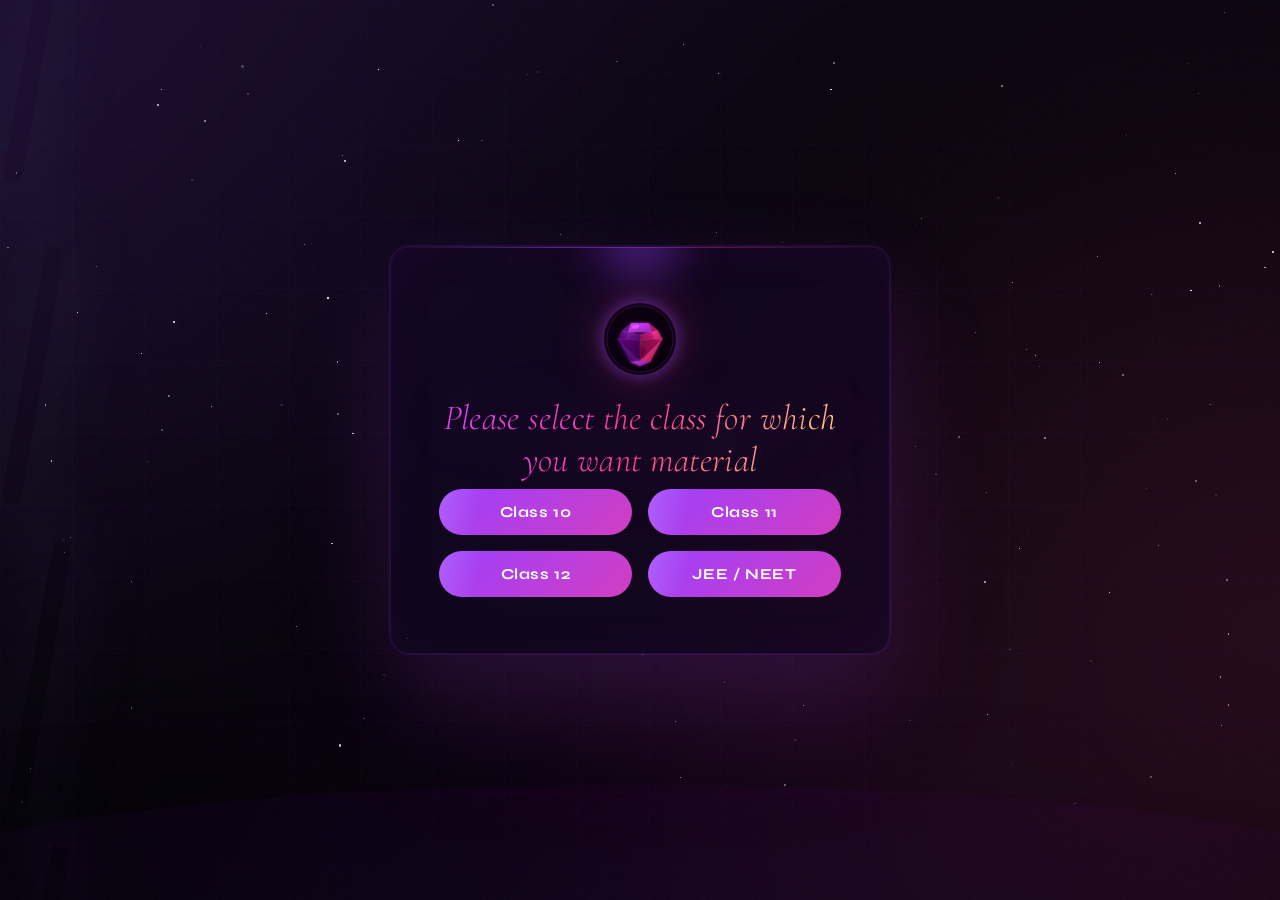
<file: index.html>
<!DOCTYPE html>
<html lang="en">
<head>
  <meta charset="UTF-8" />
  <meta name="viewport" content="width=device-width, initial-scale=1.0" />
  <link rel="icon" type="image/svg+xml" href="quartz-logo.svg">
  <title>Quartz</title>
  <link rel="stylesheet" href="mobile.css" />
  <link rel="stylesheet" href="style.css" />
  <link rel="stylesheet" href="logo.css" />
</head>
<body>
  <div class="aurora-bg" id="auroraBg">
    <div class="aurora-gradient"></div>
    <div class="aurora-ribbons" id="auroraRibbons"></div>
    <div class="stars" id="stars"></div>
    <div class="wave" style="animation-duration:9s;margin-top:-1300px"></div>
    <div class="wave" style="animation-duration:15s;margin-top:-1330px"></div>
    <div class="wave" style="animation-duration:7s;margin-top:-1360px"></div>
    <div class="wave" style="animation-duration:7s;margin-top:-1390px"></div>
    <div class="hill"></div>
  </div>

  <div class="landing-container">
    <div class="glass-card landing-card">
      <img src="quartz-logo.svg" class="quartz-logo quartz-logo--landing" alt="Quartz">
      <h1 class="gradient-text">Please select the class for which you want material</h1>
      <div class="btn-row">
        <a href="class10.html" class="gradient-btn">Class 10</a>
        <a href="class11.html" class="gradient-btn">Class 11</a>
        <a href="class12.html" class="gradient-btn">Class 12</a>
        <a href="competitive.html" class="gradient-btn">JEE / NEET</a>
      </div>
    </div>
  </div>

  <script src="responsive.js"></script>
  <script src="aurora.js"></script>
</body>
</html>
</file>
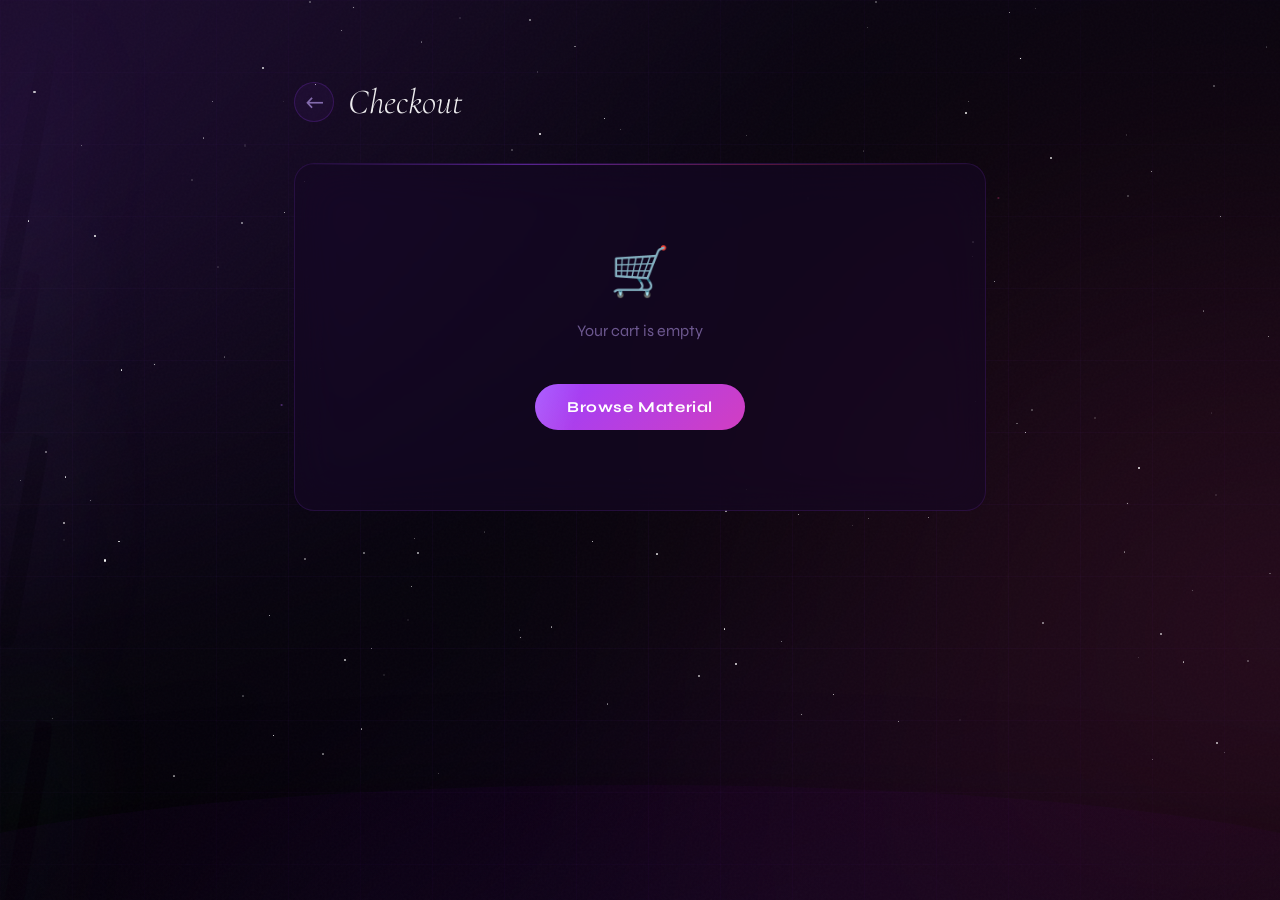
<file: cart.html>
<!DOCTYPE html>
<html lang="en">
<head>
  <meta charset="UTF-8" />
  <meta name="viewport" content="width=device-width, initial-scale=1.0" />
  <link rel="icon" type="image/svg+xml" href="quartz-logo.svg">
  <title>Your Quartz Cart</title>
  <link rel="stylesheet" href="style.css" />
  <link rel="stylesheet" href="mobile.css" />
</head>
<body>


  <div class="aurora-bg" id="auroraBg">
    <div class="aurora-gradient"></div>
    <div class="aurora-ribbons" id="auroraRibbons"></div>
    <div class="stars" id="stars"></div>
    <div class="wave" style="animation-duration:9s;margin-top:-1300px"></div>
    <div class="wave" style="animation-duration:15s;margin-top:-1330px"></div>
    <div class="wave" style="animation-duration:7s;margin-top:-1360px"></div>
    <div class="wave" style="animation-duration:7s;margin-top:-1390px"></div>
    <div class="hill"></div>
  </div>

  <div class="cart-container" id="cartRoot"></div>
  <div class="toast" id="toast"></div>
    <!-- Order Placed Overlay -->
<div class="order-overlay" id="orderOverlay">
  <div class="ol-bg">
    <div class="ol-orb"></div>
    <div class="ol-orb"></div>
    <div class="ol-orb"></div>
  </div>
  <div class="ol-card">
    <div class="ol-check-wrap">
      <div class="ol-check-ring"></div>
      <div class="ol-check-glow"></div>
      <div class="ol-burst">
        <span class="ol-star"></span><span class="ol-star"></span>
        <span class="ol-star"></span><span class="ol-star"></span>
        <span class="ol-star"></span><span class="ol-star"></span>
      </div>
      <div class="ol-check-icon">
        <svg viewBox="0 0 52 52">
          <defs>
            <linearGradient id="olCheckGrad" x1="0%" y1="0%" x2="100%" y2="100%">
              <stop offset="0%" stop-color="#ff6ec7"/>
              <stop offset="100%" stop-color="#b96eff"/>
            </linearGradient>
          </defs>
          <polyline class="ol-check-path" points="10,27 21,38 42,16"/>
        </svg>
      </div>
    </div>
    <h1 class="ol-headline">Order Placed!<br>You're all set ✨</h1>
    <p class="ol-sub">Thank you for your purchase. Your study materials<br>are on their way to your inbox.</p>
    <div class="ol-divider"></div>
    <div class="ol-email-box">
      <div class="ol-email-icon">💌</div>
      <div class="ol-email-text">
        <strong>We'll contact you within 24 hours</strong>
        <span>Payment details &amp; your materials will be sent to your email.</span>
      </div>
    </div>
    <div class="ol-timer">
      <span class="ol-dot"></span>
      Delivery within 24 hours of payment
    </div>
    <p class="ol-redirect">Redirecting you shortly…</p>
  </div>
</div>


  <script src="products.js"></script>
  <script src="cart.js"></script>
  <script src="responsive.js"></script>
  <script src="aurora.js"></script>
  <script>
  (function () {
    var root = document.getElementById("cartRoot");
    var toastEl = document.getElementById("toast");
    var SERVICE_CHARGE = 5;

    function showToast(msg) {
      toastEl.textContent = msg;
      toastEl.classList.add("show");
      setTimeout(function () { toastEl.classList.remove("show"); }, 2500);
    }

    function render() {
      var cart = getCart();
      var items = [];
      cart.forEach(function (ci) {
        var p = findProduct(ci.productId);
        if (p) items.push({ product: p, quantity: ci.quantity });
      });

      if (items.length === 0) {
        root.innerHTML =
          '<div class="cart-header"><a href="index.html">←</a><h1>Checkout</h1></div>' +
          '<div class="glass-card cart-empty">' +
            '<div style="font-size:3rem;margin-bottom:0.5rem">🛒</div>' +
            '<p>Your cart is empty</p>' +
            '<a href="class10.html" class="gradient-btn">Browse Material</a>' +
          '</div>';
        return;
      }

      var itemsTotal = 0;
      var oldTotal = 0;

      var itemsHTML = '';
      items.forEach(function (i) {
        var sub = i.product.price * i.quantity;
        itemsTotal += sub;
        oldTotal += i.product.oldPrice * i.quantity;
        itemsHTML +=
          '<div class="glass-card cart-item">' +
            '<div class="cart-item-left">' +
              '<span class="cart-item-name">' + i.product.name +
                (i.product.classLevel ? ' <span style="font-size:0.75rem;color:var(--muted-fg)">(Class ' + i.product.classLevel + ')</span>' : '') +
              '</span>' +
              '<span class="cart-item-meta">₹' + i.product.price.toFixed(2) + ' × ' + i.quantity + '</span>' +
            '</div>' +
            '<div class="cart-item-right">' +
              '<div class="qty-control">' +
                '<button class="qty-btn" data-dec="' + i.product.id + '">−</button>' +
                '<span class="qty-num">' + i.quantity + '</span>' +
                '<button class="qty-btn" data-inc="' + i.product.id + '">+</button>' +
              '</div>' +
              '<span class="cart-item-total">₹' + sub.toFixed(2) + '</span>' +
              '<button class="remove-btn" data-rm="' + i.product.id + '" title="Remove">✕</button>' +
            '</div>' +
          '</div>';
      });

      var savings = oldTotal - itemsTotal;
      var grandTotal = itemsTotal + SERVICE_CHARGE;

      root.innerHTML =
        '<div class="cart-header"><a href="javascript:history.back()">←</a><h1>Checkout</h1></div>' +
        '<div class="cart-items">' + itemsHTML + '</div>' +

        '<div class="delivery-note">📦 Delivery within 24 hours</div>' +

        '<div class="glass-card bill-section">' +
          '<div class="bill-row"><span>Items Total</span><span>₹' + itemsTotal.toFixed(2) + '</span></div>' +
          '<div class="bill-row savings"><span>Total Savings</span><span>−₹' + savings.toFixed(2) + '</span></div>' +
          '<div class="bill-row"><span>Service Charge</span><span>₹' + SERVICE_CHARGE.toFixed(2) + '</span></div>' +
          '<hr class="bill-divider">' +
          '<div class="bill-row grand"><span>Grand Total</span><span>₹' + grandTotal.toFixed(2) + '</span></div>' +
        '</div>' +

        '<div class="email-section">' +
          '<label>Your Email Address</label>' +
          '<p class="helper">We\'ll send payment details and deliver materials to this email.</p>' +
          '<div class="email-input-row">' +
            '<input type="email" id="emailInput" class="email-input" placeholder="you@example.com" />' +
          '</div>' +
          '<p class="email-error" id="emailError">Please enter a valid email address.</p>' +
        '</div>' +

        '<div class="glass-card privacy-info">' +
          '<strong>🔒 Your Privacy Matters</strong><br><br>' +
          'This is a humble, small-scale project. We process payments personally with each user to ensure safety and transparency. ' +
          'You don\'t need to share sensitive financial details on this website — we\'ll reach out to your email to arrange payment securely. ' +
          'Your materials will be delivered digitally within 24 hours of confirmed payment. ' +
          'We never store or share your personal information with third parties.' +
        '</div>' +

        '<div class="cart-actions">' +
          '<button class="gradient-btn" id="placeOrderBtn">Proceed to Place Order</button>' +
          '<button class="btn-outline btn-danger" id="clearCartBtn">Clear Cart</button>' +
        '</div>';

      // Events
      root.querySelectorAll("[data-inc]").forEach(function (btn) {
        btn.addEventListener("click", function () {
          addToCart(btn.getAttribute("data-inc"));
          render();
        });
      });
      root.querySelectorAll("[data-dec]").forEach(function (btn) {
        btn.addEventListener("click", function () {
          decreaseQty(btn.getAttribute("data-dec"));
          render();
        });
      });
      root.querySelectorAll("[data-rm]").forEach(function (btn) {
        btn.addEventListener("click", function () {
          removeFromCart(btn.getAttribute("data-rm"));
          render();
          showToast("Item removed from cart");
        });
      });

      document.getElementById("clearCartBtn").addEventListener("click", function () {
        clearCart();
        render();
        showToast("Cart cleared");
      });

document.getElementById("placeOrderBtn").addEventListener("click", function () {
  var emailInput = document.getElementById("emailInput");
  var emailError = document.getElementById("emailError");
  var email = emailInput.value.trim();
  var valid = /^[^\s@]+@[^\s@]+\.[^\s@]+$/.test(email);

  if (!valid) {
    emailInput.classList.add("invalid");
    emailError.style.display = "block";
    emailInput.focus();
    return;
  }

  emailInput.classList.remove("invalid");
  emailError.style.display = "none";

  // Build product summary from cart
  var cart = getCart();
  var productLines = cart.map(function (item) {
    var product = findProduct(item.productId);
    if (!product) return "";
    return product.name + " (Class " + product.classLevel + ") x" + item.quantity + " — ₹" + (product.price * item.quantity).toFixed(2);
  }).filter(Boolean).join("\n");

  var itemsTotal = cart.reduce(function (sum, item) {
    var p = findProduct(item.productId);
    return sum + (p ? p.price * item.quantity : 0);
  }, 0);

  var grandTotal = itemsTotal + SERVICE_CHARGE;

  // Submit via AJAX so we stay on the page
  var formData = new FormData();
  formData.append("Customer Email", email);
  formData.append("Products Ordered", productLines);
  formData.append("Grand Total", "₹" + grandTotal.toFixed(2) + " (includes ₹" + SERVICE_CHARGE + " service charge)");
  formData.append("_subject", "New Order from " + email);
  formData.append("_captcha", "false");
  formData.append("_template", "table");

  fetch("https://formsubmit.co/ajax/devreign.ai@gmail.com", {
    method: "POST",
    body: formData
  }).then(function () {
    // Clear cart and show popup
    clearCart();
    var overlay = document.getElementById("orderOverlay");
    overlay.classList.add("visible");

    // Redirect after 5 seconds
    setTimeout(function () {
      window.location.href = "https://quartz-gray.vercel.app/index.html";
    }, 5000);
  }).catch(function () {
    // Even on error, show the popup (form likely went through)
    clearCart();
    var overlay = document.getElementById("orderOverlay");
    overlay.classList.add("visible");

    setTimeout(function () {
      window.location.href = "https://quartz-gray.vercel.app/index.html";
    }, 5000);
  });
});


      var emailInput = document.getElementById("emailInput");
      emailInput.addEventListener("input", function () {
        emailInput.classList.remove("invalid");
        document.getElementById("emailError").style.display = "none";
      });
    }

    render();
  })();
  </script>
</body>
</html>
</file>
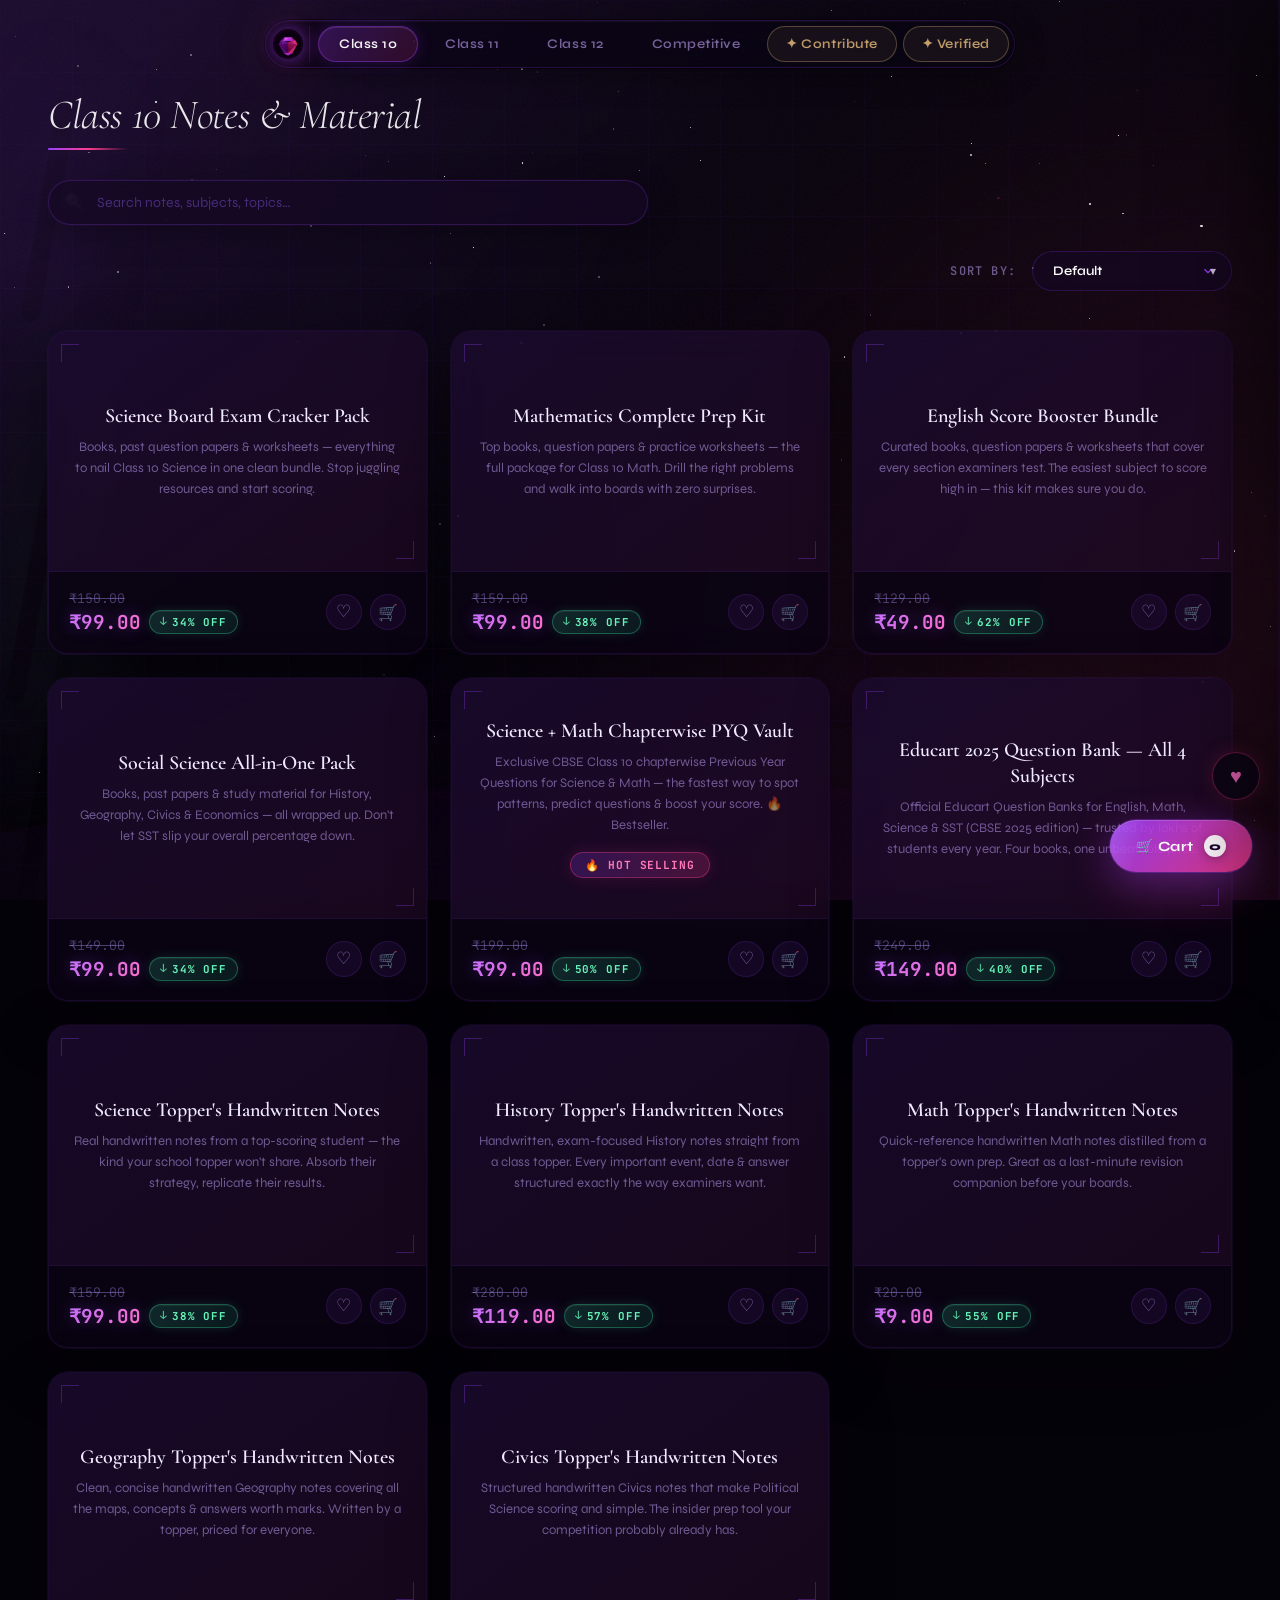
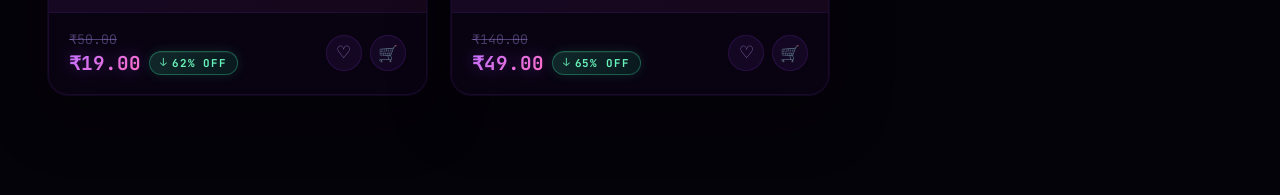
<file: class10.html>
<!DOCTYPE html>
<html lang="en">
<head>
  <meta charset="UTF-8" />
  <meta name="viewport" content="width=device-width, initial-scale=1.0" />
  <link rel="icon" type="image/svg+xml" href="quartz-logo.svg">
  <title>Quartz | Class 10</title>
  <link rel="stylesheet" href="style.css" />
  <link rel="stylesheet" href="logo.css" />
  <link rel="stylesheet" href="discount-badge.css">
  <link rel="stylesheet" href="wishlist.css">
  <link rel="stylesheet" href="search.css" />
  <link rel="stylesheet" href="mobile.css" />
</head>
<body>
  <div class="aurora-bg" id="auroraBg">
    <div class="aurora-gradient"></div>
    <div class="aurora-ribbons" id="auroraRibbons"></div>
    <div class="stars" id="stars"></div>
    <div class="wave" style="animation-duration:9s;margin-top:-1300px"></div>
    <div class="wave" style="animation-duration:15s;margin-top:-1330px"></div>
    <div class="wave" style="animation-duration:7s;margin-top:-1360px"></div>
    <div class="wave" style="animation-duration:7s;margin-top:-1390px"></div>
    <div class="hill"></div>
  </div>


<button class="hamburger-btn" aria-label="Menu">
  <img src="quartz-logo.svg" alt="Menu" class="hamburger-logo" />
  <span class="hamburger-label">Menu</span>
</button>
<div class="nav-overlay"></div>
<nav class="mobile-nav">
  <a href="index.html" class="mobile-nav-link">Home</a>
  <a href="class10.html" class="mobile-nav-link">Class 10</a>
  <a href="class11.html" class="mobile-nav-link">Class 11</a>
  <a href="class12.html" class="mobile-nav-link">Class 12</a>
  <a href="verify.html" class="mobile-nav-link verified">Verified</a>
  <a href="contribute.html" class="mobile-nav-link">Contribute</a>
</nav>

  <!-- Switcher -->
  <div class="switcher">
    <a href="/" class="switcher-logo-link">
  <img src="quartz-logo.svg" class="quartz-logo quartz-logo--nav" alt="Quartz"></a>
    <a href="class10.html" class="switch-pill switch-pill-active">Class 10</a>
    <a href="class11.html" class="switch-pill">Class 11</a>
    <a href="class12.html" class="switch-pill">Class 12</a>
    <a href="competitive.html" class="switch-pill ">Competitive</a>
    <a href="contribute.html" class="switch-pill-verified">✦ Contribute</a>
    <a href="verify.html" class="switch-pill-verified">✦ Verified</a>
  </div>

  <!-- Floating cart -->
  <div class="cart-float">
    <a href="cart.html">🛒 Cart <span class="cart-badge" id="cartBadge">0</span></a>
  </div>

  <div class="page-content">
    <h1>Class 10 Notes &amp; Material</h1>

    <div class="sort-bar">
      <label>Sort By:</label>
      <div style="position:relative">
        <select id="sortSelect">
          <option value="default">Default</option>
          <option value="low">Price: Low to High</option>
          <option value="high">Price: High to Low</option>
          <option value="hot">Hot Selling</option>
        </select>
        <span class="arrow">▾</span>
      </div>
    </div>

    <div class="product-grid" id="productGrid"></div>
  </div>

  <script src="products.js"></script>
  <script src="cart.js"></script>
  <script src="aurora.js"></script>
  <script src="hamburger.js"></script>
  <script src="wishlist.js"></script>
  <script src="classpage.js"></script>
  <script src="discount-badge.js"></script>
  <script>initClassPage(class10Products);</script>
</body>
</html>
</file>
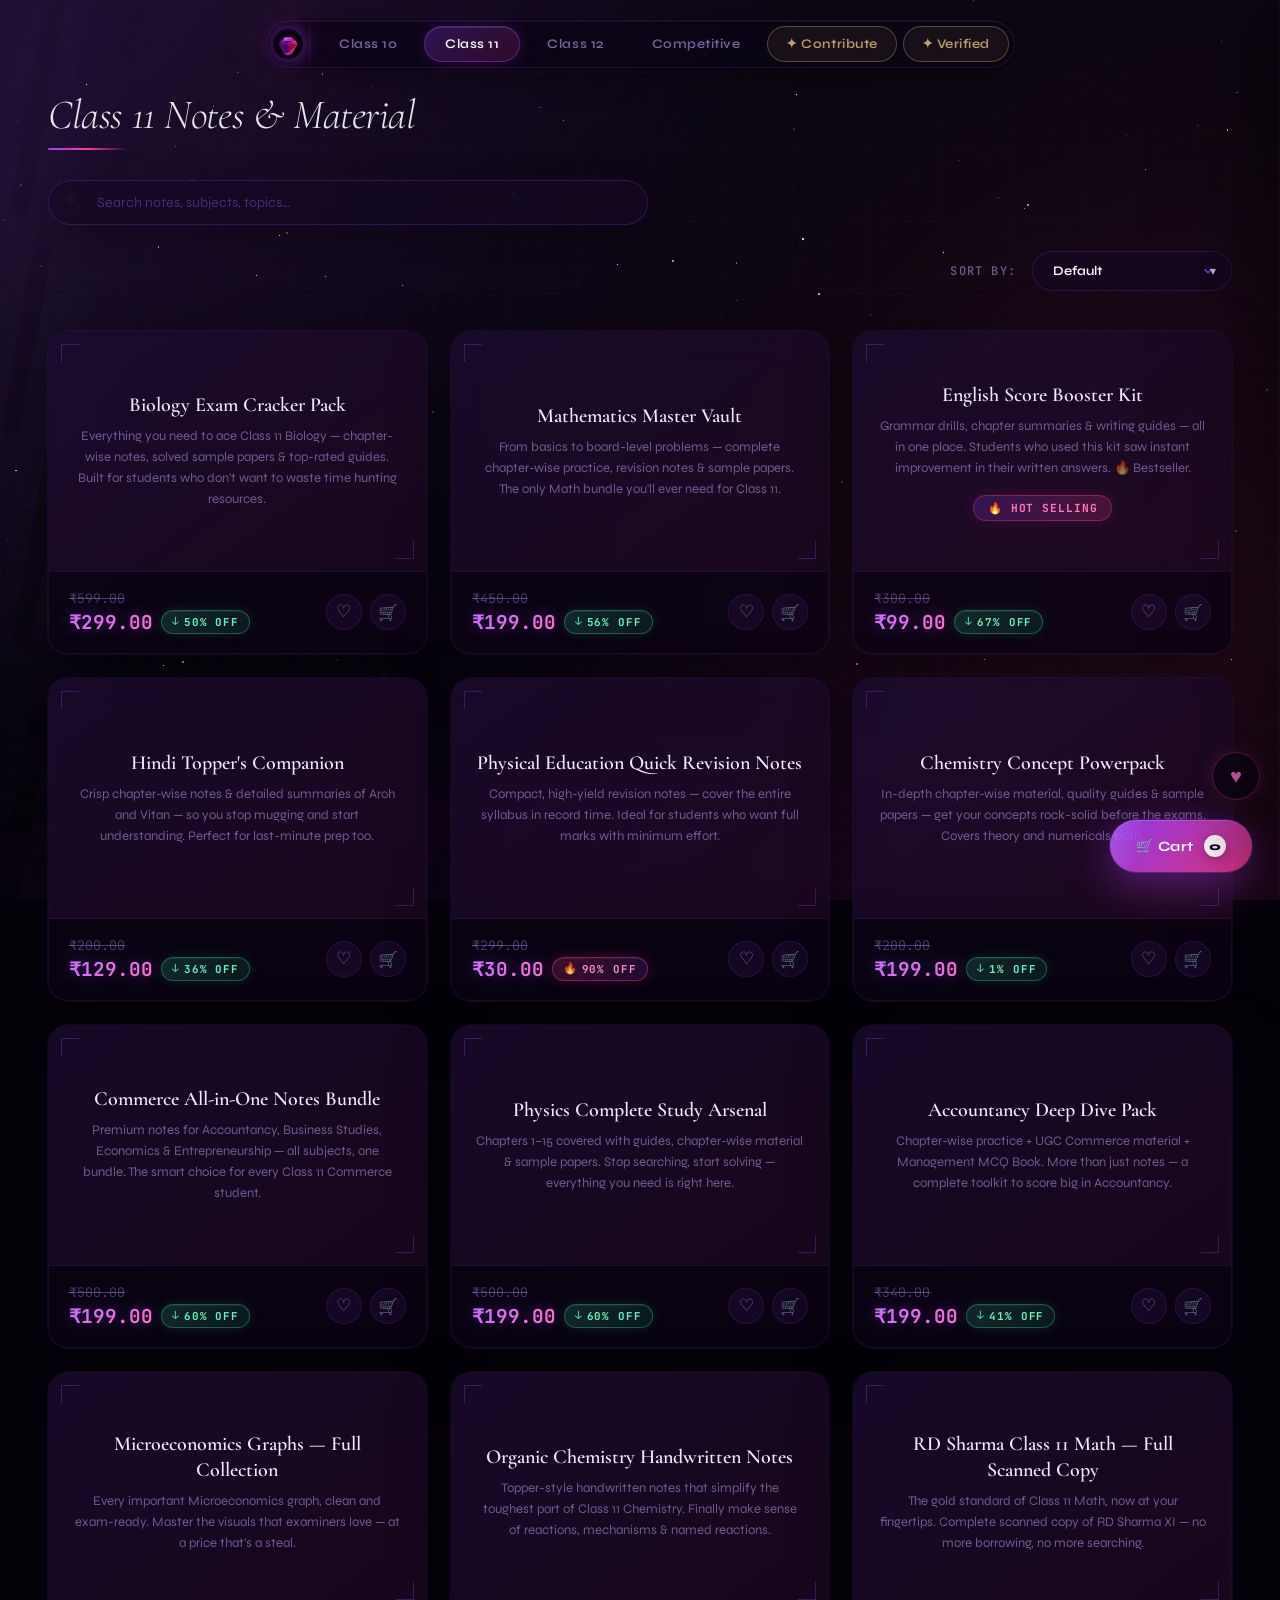
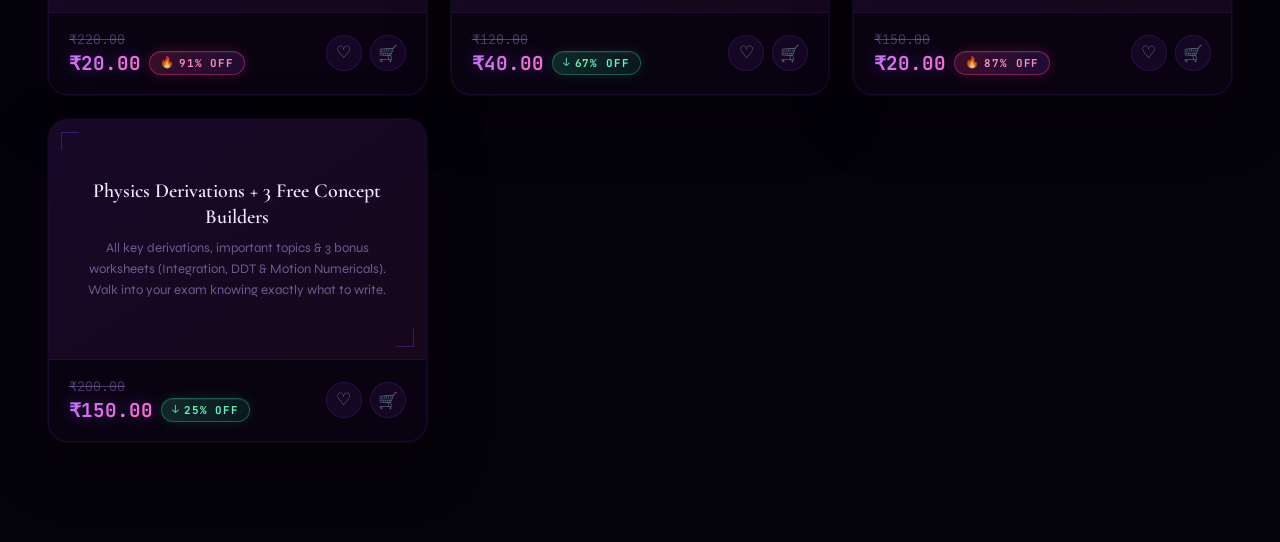
<file: class11.html>
<!DOCTYPE html>
<html lang="en">
<head>
  <meta charset="UTF-8" />
  <meta name="viewport" content="width=device-width, initial-scale=1.0" />
  <link rel="icon" type="image/svg+xml" href="quartz-logo.svg">
  <title>Quartz | Class 11</title>

  <link rel="stylesheet" href="style.css" />
  <link rel="stylesheet" href="logo.css" />
  <link rel="stylesheet" href="discount-badge.css">
  <link rel="stylesheet" href="wishlist.css">
  <link rel="stylesheet" href="search.css" />
  <link rel="stylesheet" href="mobile.css" />
</head>
<body>
  <div class="aurora-bg" id="auroraBg">
    <div class="aurora-gradient"></div>
    <div class="aurora-ribbons" id="auroraRibbons"></div>
    <div class="stars" id="stars"></div>
    <div class="wave" style="animation-duration:9s;margin-top:-1300px"></div>
    <div class="wave" style="animation-duration:15s;margin-top:-1330px"></div>
    <div class="wave" style="animation-duration:7s;margin-top:-1360px"></div>
    <div class="wave" style="animation-duration:7s;margin-top:-1390px"></div>
    <div class="hill"></div>
  </div>

<button class="hamburger-btn" aria-label="Menu">
  <img src="quartz-logo.svg" alt="Menu" class="hamburger-logo" />
  <span class="hamburger-label">Menu</span>
</button>
<div class="nav-overlay"></div>
<nav class="mobile-nav">
  <a href="index.html" class="mobile-nav-link">Home</a>
  <a href="class10.html" class="mobile-nav-link">Class 10</a>
  <a href="class11.html" class="mobile-nav-link">Class 11</a>
  <a href="class12.html" class="mobile-nav-link">Class 12</a>
  <a href="verify.html" class="mobile-nav-link verified">Verified</a>
  <a href="contribute.html" class="mobile-nav-link">Contribute</a>
</nav>

  <div class="switcher">
    <a href="/" class="switcher-logo-link">
  <img src="quartz-logo.svg" class="quartz-logo quartz-logo--nav" alt="Quartz"></a>
    <a href="class10.html" class="switch-pill">Class 10</a>
    <a href="class11.html" class="switch-pill switch-pill-active">Class 11</a>
    <a href="class12.html" class="switch-pill">Class 12</a>
    <a href="competitive.html" class="switch-pill">Competitive</a>
    <a href="contribute.html" class="switch-pill-verified">✦ Contribute</a>
    <a href="verify.html" class="switch-pill-verified">✦ Verified</a>
  </div>

  <div class="cart-float">
    <a href="cart.html">🛒 Cart <span class="cart-badge" id="cartBadge">0</span></a>
  </div>

  <div class="page-content">
    <h1>Class 11 Notes &amp; Material</h1>

    <div class="sort-bar">
      <label>Sort By:</label>
      <div style="position:relative">
        <select id="sortSelect">
          <option value="default">Default</option>
          <option value="low">Price: Low to High</option>
          <option value="high">Price: High to Low</option>
          <option value="hot">Hot Selling</option>
        </select>
        <span class="arrow">▾</span>
      </div>
    </div>

    <div class="product-grid" id="productGrid"></div>
    
  </div>

  <script src="products.js"></script>
  <script src="cart.js"></script>
  <script src="aurora.js"></script>
  <script src="hamburger.js"></script>
  <script src="wishlist.js"></script>
  <script src="classpage.js"></script>
  <script src="discount-badge.js"></script>
  <script>initClassPage(class11Products);</script>
</body>
</html>
</file>
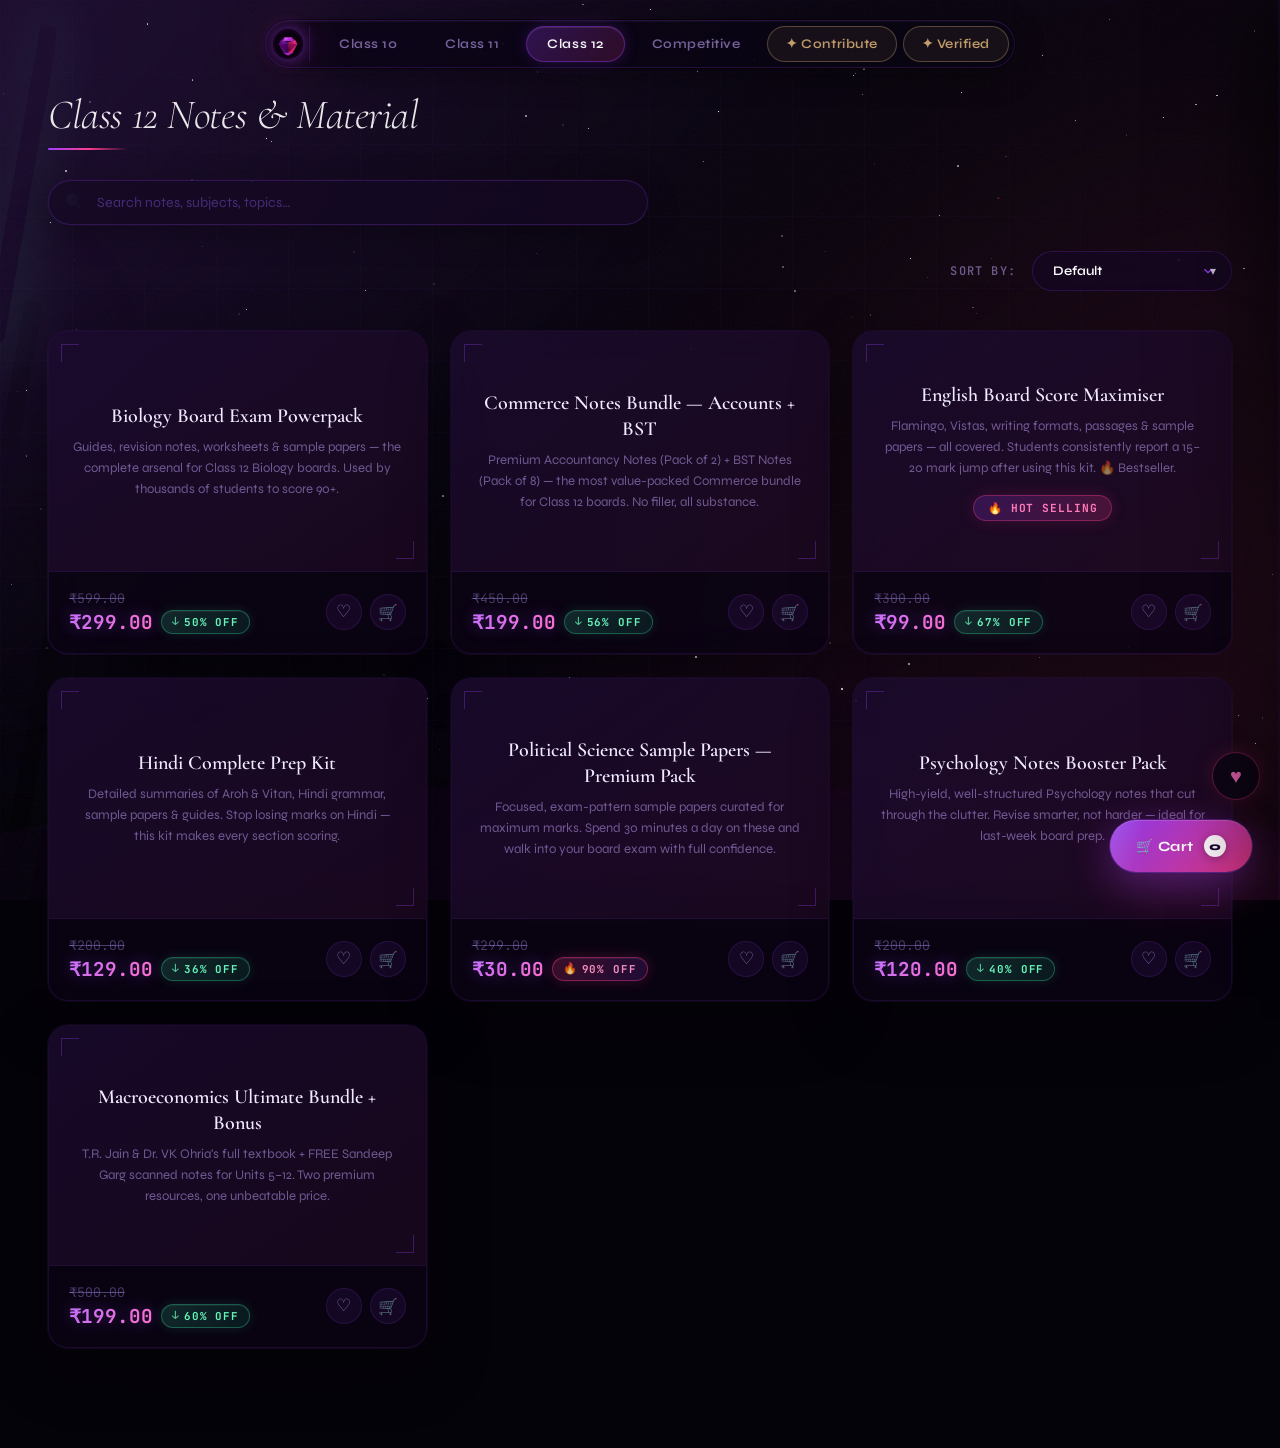
<file: class12.html>
<!DOCTYPE html>
<html lang="en">
<head>
  <meta charset="UTF-8" />
  <meta name="viewport" content="width=device-width, initial-scale=1.0" />
  <link rel="icon" type="image/svg+xml" href="quartz-logo.svg">
  <title>Quartz | Class 12</title>
  <link rel="stylesheet" href="style.css" />
  <link rel="stylesheet" href="logo.css" />
  <link rel="stylesheet" href="discount-badge.css">
  <link rel="stylesheet" href="wishlist.css">
  <link rel="stylesheet" href="search.css" />
  <link rel="stylesheet" href="mobile.css" />
</head>
<body>
  <div class="aurora-bg" id="auroraBg">
    <div class="aurora-gradient"></div>
    <div class="aurora-ribbons" id="auroraRibbons"></div>
    <div class="stars" id="stars"></div>
    <div class="wave" style="animation-duration:9s;margin-top:-1300px"></div>
    <div class="wave" style="animation-duration:15s;margin-top:-1330px"></div>
    <div class="wave" style="animation-duration:7s;margin-top:-1360px"></div>
    <div class="wave" style="animation-duration:7s;margin-top:-1390px"></div>
    <div class="hill"></div>
  </div>

<button class="hamburger-btn" aria-label="Menu">
  <img src="quartz-logo.svg" alt="Menu" class="hamburger-logo" />
  <span class="hamburger-label">Menu</span>
</button>
<div class="nav-overlay"></div>
<nav class="mobile-nav">
  <a href="index.html" class="mobile-nav-link">Home</a>
  <a href="class10.html" class="mobile-nav-link">Class 10</a>
  <a href="class11.html" class="mobile-nav-link">Class 11</a>
  <a href="class12.html" class="mobile-nav-link">Class 12</a>
  <a href="verify.html" class="mobile-nav-link verified">Verified</a>
  <a href="contribute.html" class="mobile-nav-link">Contribute</a>
</nav>

  <div class="switcher">
    <a href="/" class="switcher-logo-link">
  <img src="quartz-logo.svg" class="quartz-logo quartz-logo--nav" alt="Quartz"></a>
    <a href="class10.html" class="switch-pill">Class 10</a>
    <a href="class11.html" class="switch-pill">Class 11</a>
    <a href="class12.html" class="switch-pill switch-pill-active">Class 12</a>
    <a href="competitive.html" class="switch-pill">Competitive</a>
    <a href="contribute.html" class="switch-pill-verified">✦ Contribute</a>
    <a href="verify.html" class="switch-pill-verified">✦ Verified</a>
  </div>

  <div class="cart-float">
    <a href="cart.html">🛒 Cart <span class="cart-badge" id="cartBadge">0</span></a>
  </div>

  <div class="page-content">
    <h1>Class 12 Notes &amp; Material</h1>

    <div class="sort-bar">
      <label>Sort By:</label>
      <div style="position:relative">
        <select id="sortSelect">
          <option value="default">Default</option>
          <option value="low">Price: Low to High</option>
          <option value="high">Price: High to Low</option>
          <option value="hot">Hot Selling</option>
        </select>
        <span class="arrow">▾</span>
      </div>
    </div>

    <div class="product-grid" id="productGrid"></div>
  </div>

  <script src="products.js"></script>
  <script src="cart.js"></script>
  <script src="aurora.js"></script>
  <script src="hamburger.js"></script>
  <script src="wishlist.js"></script>
  <script src="classpage.js"></script>
  <script src="discount-badge.js"></script>
  <script>initClassPage(class12Products);</script>
</body>
</html>
</file>
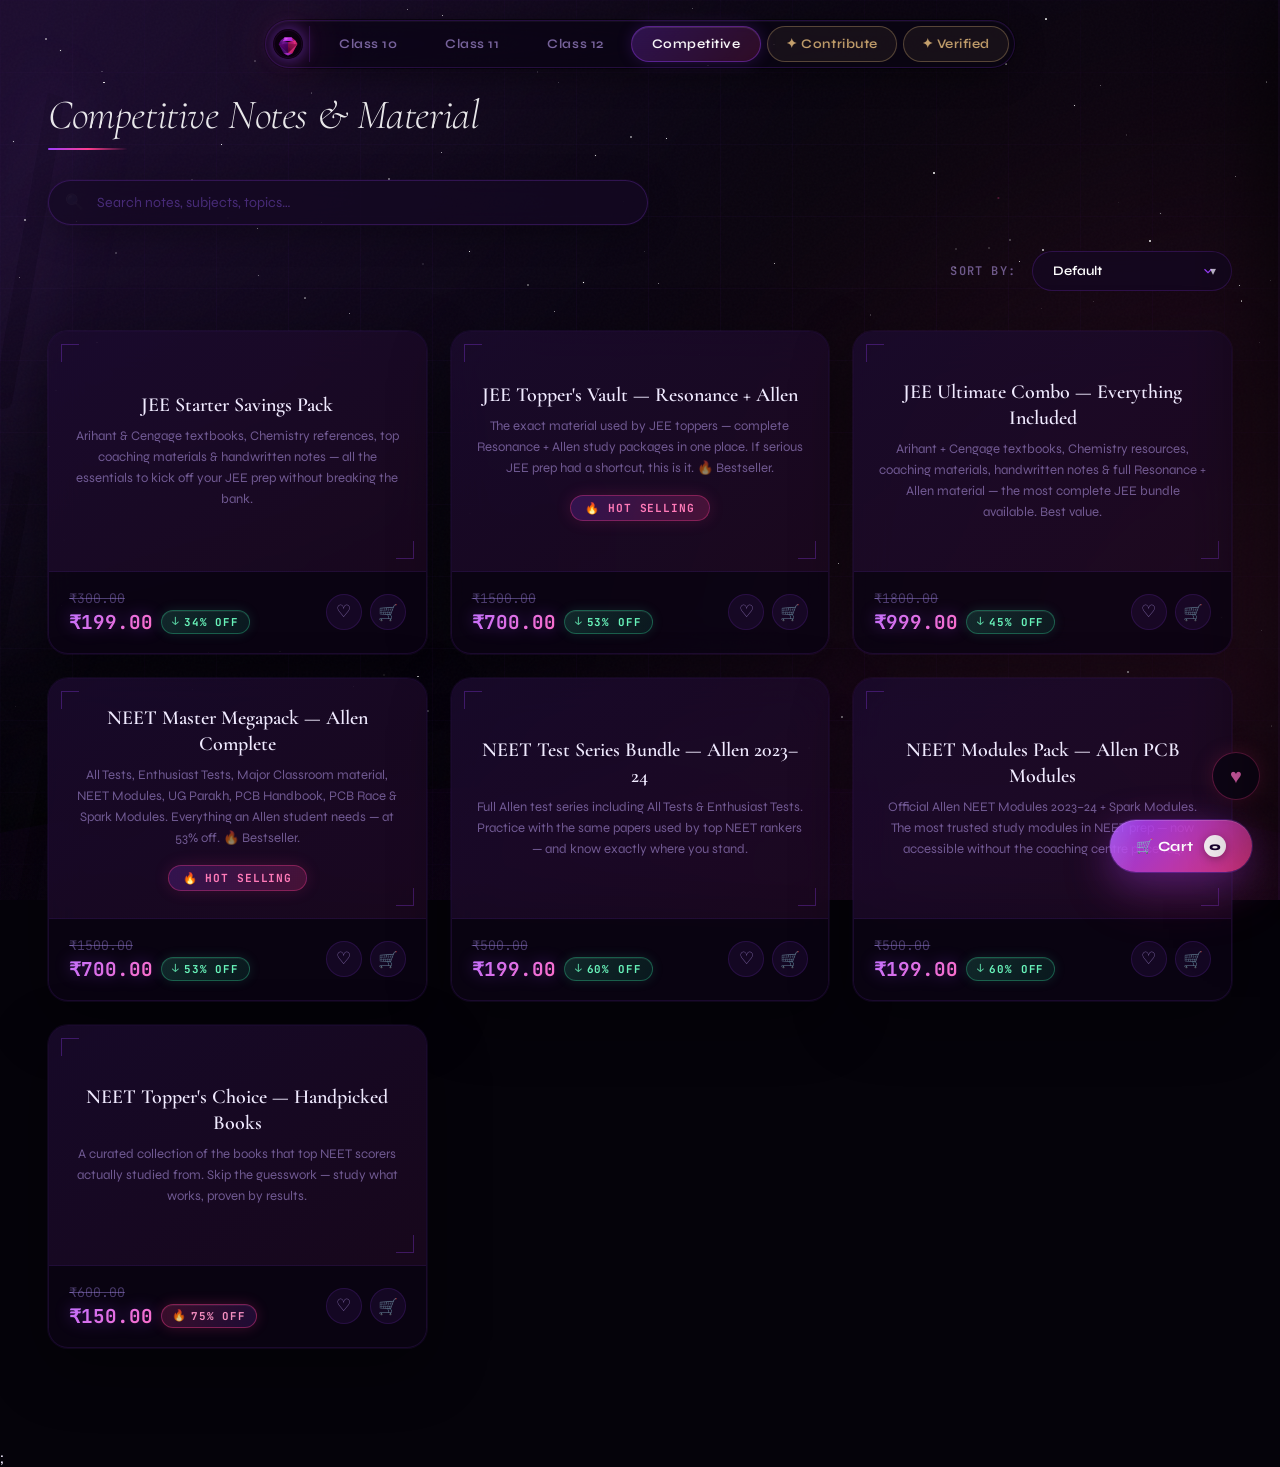
<file: competitive.html>
<!DOCTYPE html>
<html lang="en">
<head>
  <meta charset="UTF-8" />
  <meta name="viewport" content="width=device-width, initial-scale=1.0" />
  <link rel="icon" type="image/svg+xml" href="quartz-logo.svg">
  <title>Quartz | Competitive</title>
  <link rel="stylesheet" href="style.css" />
  <link rel="stylesheet" href="logo.css" />
  <link rel="stylesheet" href="discount-badge.css">
  <link rel="stylesheet" href="wishlist.css">
  <link rel="stylesheet" href="search.css" />
  <link rel="stylesheet" href="mobile.css" />
</head>
<body>
  <div class="aurora-bg" id="auroraBg">
    <div class="aurora-gradient"></div>
    <div class="aurora-ribbons" id="auroraRibbons"></div>
    <div class="stars" id="stars"></div>
    <div class="wave" style="animation-duration:9s;margin-top:-1300px"></div>
    <div class="wave" style="animation-duration:15s;margin-top:-1330px"></div>
    <div class="wave" style="animation-duration:7s;margin-top:-1360px"></div>
    <div class="wave" style="animation-duration:7s;margin-top:-1390px"></div>
    <div class="hill"></div>
  </div>

<button class="hamburger-btn" aria-label="Menu">
  <img src="quartz-logo.svg" alt="Menu" class="hamburger-logo" />
  <span class="hamburger-label">Menu</span>
</button>
<div class="nav-overlay"></div>
<nav class="mobile-nav">
  <a href="index.html" class="mobile-nav-link">Home</a>
  <a href="class10.html" class="mobile-nav-link">Class 10</a>
  <a href="class11.html" class="mobile-nav-link">Class 11</a>
  <a href="class12.html" class="mobile-nav-link">Class 12</a>
  <a href="verified.html" class="mobile-nav-link verified">Verified</a>
  <a href="contribute.html" class="mobile-nav-link">Contribute</a>
</nav>

  <div class="switcher">
    <a href="/" class="switcher-logo-link">
  <img src="quartz-logo.svg" class="quartz-logo quartz-logo--nav" alt="Quartz"></a>
    <a href="class10.html" class="switch-pill">Class 10</a>
    <a href="class11.html" class="switch-pill">Class 11</a>
    <a href="class12.html" class="switch-pill">Class 12</a>
    <a href="competitive.html" class="switch-pill switch-pill-active">Competitive</a>
    <a href="contribute.html" class="switch-pill-verified">✦ Contribute</a>
    <a href="verify.html" class="switch-pill-verified">✦ Verified</a>
  </div>

  <div class="cart-float">
    <a href="cart.html">🛒 Cart <span class="cart-badge" id="cartBadge">0</span></a>
  </div>

  <div class="page-content">
    <h1>Competitive Notes &amp; Material</h1>

    <div class="sort-bar">
      <label>Sort By:</label>
      <div style="position:relative">
        <select id="sortSelect">
          <option value="default">Default</option>
          <option value="low">Price: Low to High</option>
          <option value="high">Price: High to Low</option>
          <option value="hot">Hot Selling</option>
        </select>
        <span class="arrow">▾</span>
      </div>
    </div>

    <div class="product-grid" id="productGrid"></div>
  </div>

  <script src="products.js"></script>
  <script src="cart.js"></script>
  <script src="aurora.js"></script>
  <script src="hamburger.js"></script>
  <script src="wishlist.js"></script>
  <script src="classpage.js"></script>
  <script src="discount-badge.js"></script>
  <script>initClassPage([...jeeProducts, ...neetProducts]);</script>;
</body>
</html>
</file>
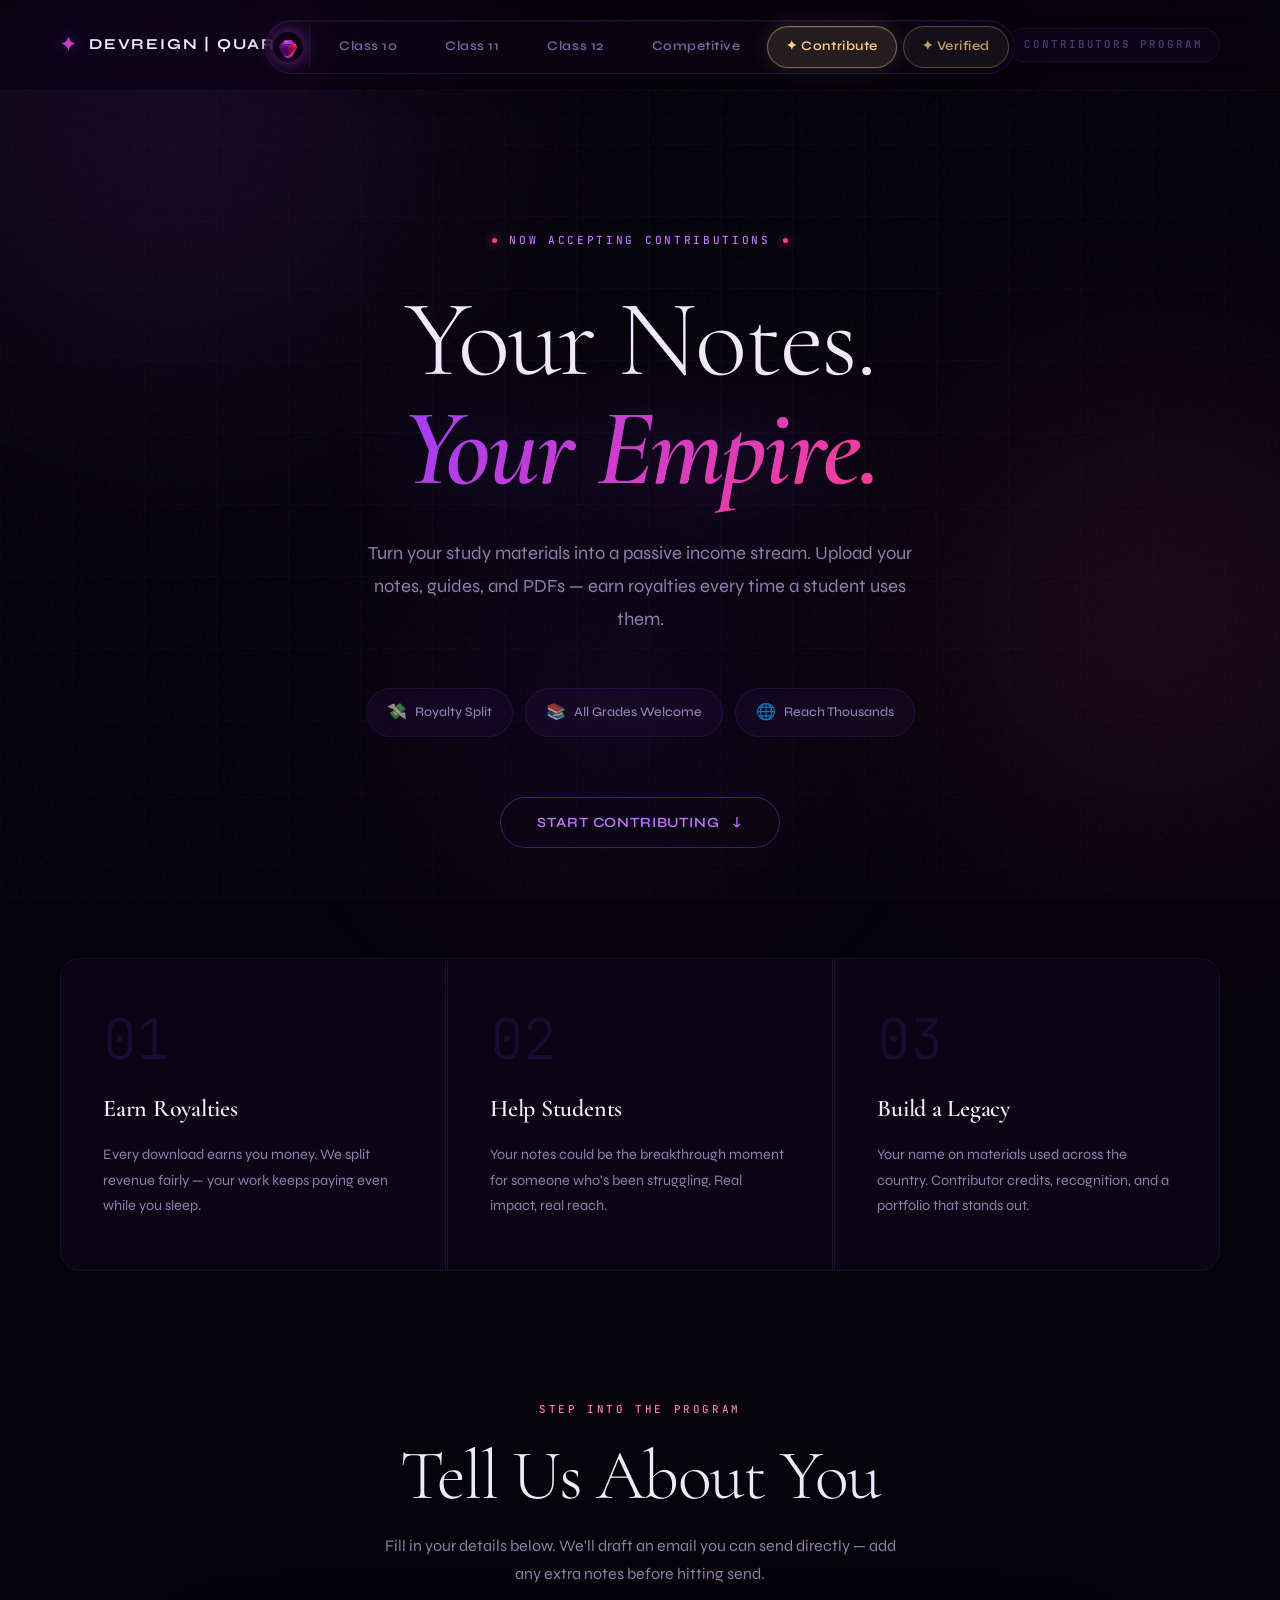
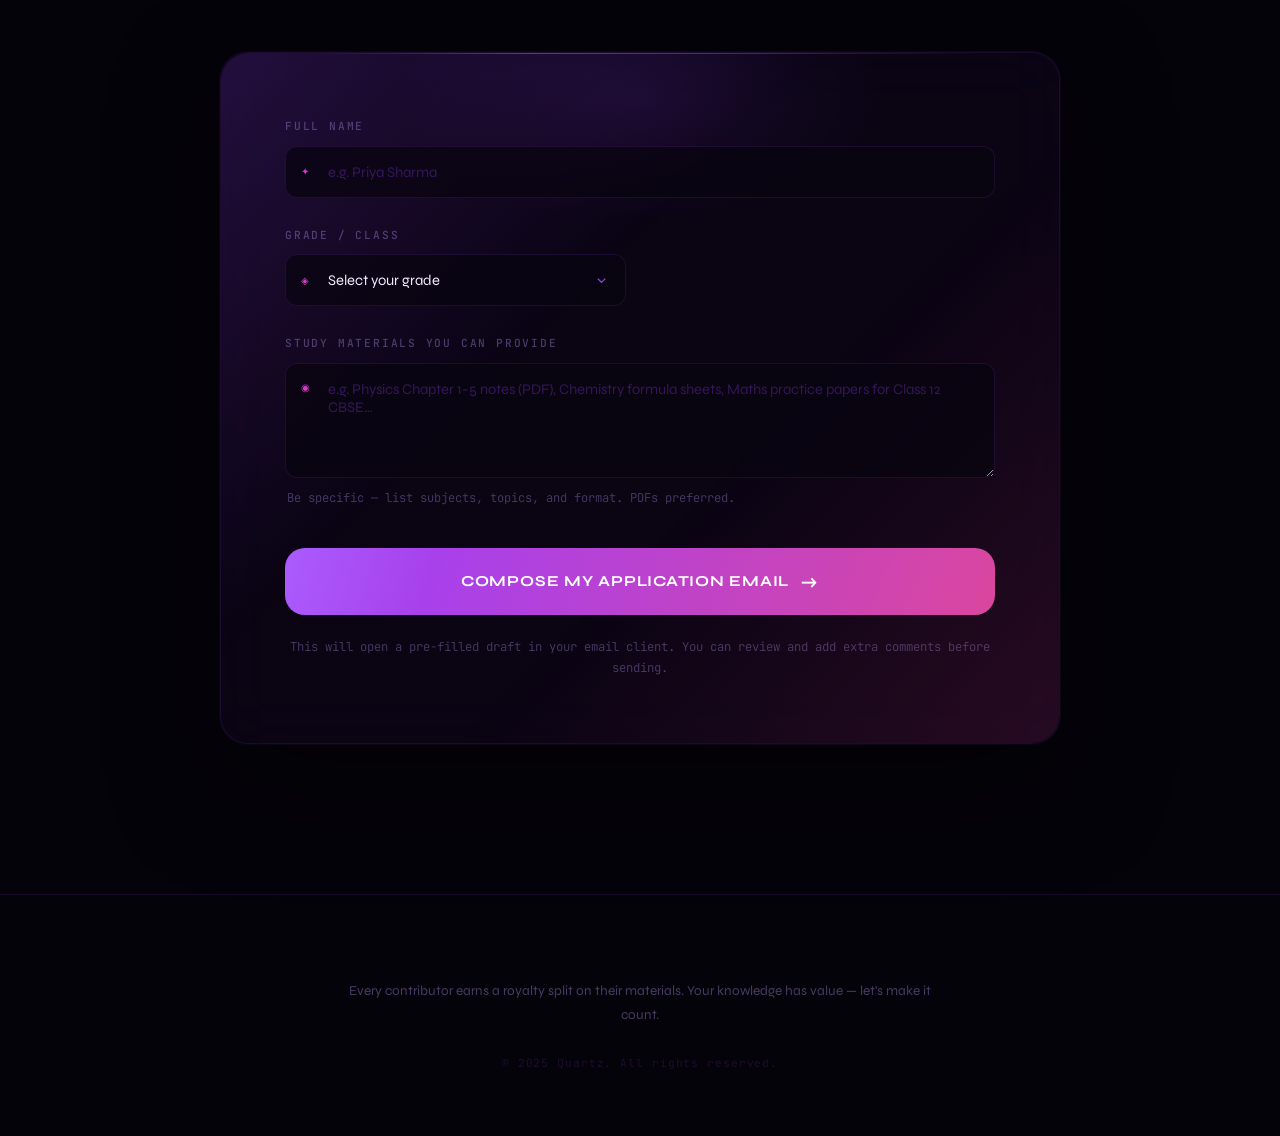
<file: contribute.html>
<!DOCTYPE html>
<html lang="en">
<head>
  <meta charset="UTF-8" />
  <meta name="viewport" content="width=device-width, initial-scale=1.0"/>
  <link rel="icon" type="image/svg+xml" href="quartz-logo.svg">
  <link rel="stylesheet" href="contribute.css" />
  <link rel="stylesheet" href="logo.css" />
  <link rel="stylesheet" href="style.css" />
  <link rel="stylesheet" href="mobile.css" />
  <link rel="preconnect" href="https://fonts.googleapis.com">
  <link href="https://fonts.googleapis.com/css2?family=Playfair+Display:ital,wght@0,400;0,700;0,900;1,400;1,700&family=DM+Sans:wght@300;400;500&family=Bebas+Neue&display=swap" rel="stylesheet">
</head>
<body>

  <!-- Ambient background particles -->
  <div class="ambient">
    <div class="orb orb-1"></div>
    <div class="orb orb-2"></div>
    <div class="orb orb-3"></div>
    <div class="grid-overlay"></div>
    <div class="noise"></div>
  </div>

  <!-- Header -->
  <header class="header">
    <div class="logo">
      <span class="logo-mark">✦</span>
      <span class="logo-text">devreign | Quartz</span>
    </div>
    <div class="header-tag">Contributors Program</div>
  </header>

  <button class="hamburger-btn" aria-label="Menu">
  <img src="quartz-logo.svg" alt="Menu" class="hamburger-logo" />
  <span class="hamburger-label">Menu</span>
</button>
<div class="nav-overlay"></div>
<nav class="mobile-nav">
  <a href="index.html" class="mobile-nav-link">Home</a>
  <a href="class10.html" class="mobile-nav-link">Class 10</a>
  <a href="class11.html" class="mobile-nav-link">Class 11</a>
  <a href="class12.html" class="mobile-nav-link">Class 12</a>
  <a href="verify.html" class="mobile-nav-link verified">Verified</a>
  <a href="contribute.html" class="mobile-nav-link">Contribute</a>
</nav>

    <div class="switcher">
    <a href="/" class="switcher-logo-link">
  <img src="quartz-logo.svg" class="quartz-logo quartz-logo--nav" alt="Quartz"></a>
    <a href="class10.html" class="switch-pill">Class 10</a>
    <a href="class11.html" class="switch-pill">Class 11</a>
    <a href="class12.html" class="switch-pill">Class 12</a>
    <a href="competitive.html" class="switch-pill">Competitive</a>
    <a href="contribute.html" class="switch-pill-verified switch-pill-active">✦ Contribute</a>
    <a href="verify.html" class="switch-pill-verified">✦ Verified</a>
  </div>

  <!-- Hero Section -->
  <section class="hero">
    <div class="hero-eyebrow">
      <span class="dot"></span>
      <span>Now Accepting Contributions</span>
      <span class="dot"></span>
    </div>
    <h1 class="hero-title">
      Your Notes.<br/>
      <em>Your Empire.</em>
    </h1>
    <p class="hero-sub">
      Turn your study materials into a passive income stream. Upload your notes, guides, and PDFs — earn royalties every time a student uses them.
    </p>
    <div class="hero-pills">
      <div class="pill">
        <span class="pill-icon">💸</span>
        Royalty Split
      </div>
      <div class="pill">
        <span class="pill-icon">📚</span>
        All Grades Welcome
      </div>
      <div class="pill">
        <span class="pill-icon">🌐</span>
        Reach Thousands
      </div>
    </div>
    <a href="#contribute" class="hero-cta-link">
      <button class="btn-scroll">
        Start Contributing
        <span class="btn-arrow">↓</span>
      </button>
    </a>
  </section>

  <!-- Value Props -->
  <section class="value-props">
    <div class="vp-card">
      <div class="vp-num">01</div>
      <h3>Earn Royalties</h3>
      <p>Every download earns you money. We split revenue fairly — your work keeps paying even while you sleep.</p>
    </div>
    <div class="vp-card">
      <div class="vp-num">02</div>
      <h3>Help Students</h3>
      <p>Your notes could be the breakthrough moment for someone who's been struggling. Real impact, real reach.</p>
    </div>
    <div class="vp-card">
      <div class="vp-num">03</div>
      <h3>Build a Legacy</h3>
      <p>Your name on materials used across the country. Contributor credits, recognition, and a portfolio that stands out.</p>
    </div>
  </section>

  <!-- Main Form -->
  <section class="form-section" id="contribute">

    <div class="form-header">
      <p class="form-eyebrow">Step Into the Program</p>
      <h2 class="form-title">Tell Us About You</h2>
      <p class="form-desc">Fill in your details below. We'll draft an email you can send directly — add any extra notes before hitting send.</p>
    </div>

    <div class="form-card">
      <div class="form-card-glow"></div>

      <div class="form-grid">

        <!-- Name -->
        <div class="field-group full">
          <label for="name">Full Name</label>
          <div class="input-wrap">
            <span class="input-icon">✦</span>
            <input type="text" id="name" placeholder="e.g. Priya Sharma" autocomplete="off" />
          </div>
        </div>

        <!-- Grade -->
        <div class="field-group">
          <label for="grade">Grade / Class</label>
          <div class="input-wrap">
            <span class="input-icon">◈</span>
            <select id="grade">
              <option value="" disabled selected>Select your grade</option>
              <optgroup label="School">
                <option value="Grade 6">Grade 6</option>
                <option value="Grade 7">Grade 7</option>
                <option value="Grade 8">Grade 8</option>
                <option value="Grade 9">Grade 9</option>
                <option value="Grade 10">Grade 10</option>
              </optgroup>
              <optgroup label="Post 10th">
                <option value="Grade 11">Grade 11</option>
                <option value="Grade 12">Grade 12</option>
              </optgroup>
              <optgroup label="College">
                <option value="1st Year (College)">1st Year (College)</option>
                <option value="2nd Year (College)">2nd Year (College)</option>
                <option value="3rd Year (College)">3rd Year (College)</option>
                <option value="4th Year (College)">4th Year (College)</option>
              </optgroup>
            </select>
          </div>
        </div>

        <!-- Stream (conditional) -->
        <div class="field-group" id="stream-group" style="display:none;">
          <label for="stream">Stream / Branch</label>
          <div class="input-wrap">
            <span class="input-icon">◇</span>
            <select id="stream">
              <option value="" disabled selected>Select your stream</option>
              <option value="Science (PCM)">Science — PCM</option>
              <option value="Science (PCB)">Science — PCB</option>
              <option value="Science (PCMB)">Science — PCMB</option>
              <option value="Commerce">Commerce</option>
              <option value="Arts / Humanities">Arts / Humanities</option>
              <option value="Computer Science">Computer Science</option>
              <option value="Engineering">Engineering</option>
              <option value="Medical">Medical / Healthcare</option>
              <option value="Other">Other</option>
            </select>
          </div>
        </div>

        <!-- Materials -->
        <div class="field-group full">
          <label for="materials">Study Materials You Can Provide</label>
          <div class="input-wrap textarea-wrap">
            <span class="input-icon top">◉</span>
            <textarea id="materials" rows="4" placeholder="e.g. Physics Chapter 1-5 notes (PDF), Chemistry formula sheets, Maths practice papers for Class 12 CBSE…"></textarea>
          </div>
          <p class="field-hint">Be specific — list subjects, topics, and format. PDFs preferred.</p>
        </div>

      </div>

      <!-- CTA Button -->
      <button class="submit-btn" id="submitBtn" onclick="openEmailDraft()">
        <span class="btn-text">Compose My Application Email</span>
        <span class="btn-shimmer"></span>
        <span class="btn-icon-right">→</span>
      </button>

      <p class="form-note">This will open a pre-filled draft in your email client. You can review and add extra comments before sending.</p>
    </div>
  </section>

  <!-- Footer -->
  <footer class="footer">
    <div class="footer-inner">
      <div class="footer-logo">
      </div>
      <p class="footer-note">
        Every contributor earns a royalty split on their materials. Your knowledge has value — let's make it count.
      </p>
      <p class="footer-copy">© 2025 Quartz. All rights reserved.</p>
    </div>
  </footer>

  <script src="contribute.json" type="application/json" id="config-json"></script>
  <script src="hamburger.js"></script>
  <script src="responsive.js"></script>
  
  <script>
    // Show/hide stream based on grade
    const gradeEl = document.getElementById('grade');
    const streamGroup = document.getElementById('stream-group');
    const postTenthGrades = ['Grade 11','Grade 12','1st Year (College)','2nd Year (College)','3rd Year (College)','4th Year (College)'];

    gradeEl.addEventListener('change', () => {
      const isPostTenth = postTenthGrades.includes(gradeEl.value);
      streamGroup.style.display = isPostTenth ? 'flex' : 'none';
      if (!isPostTenth) document.getElementById('stream').value = '';
    });

    function openEmailDraft() {
      const name = document.getElementById('name').value.trim();
      const grade = gradeEl.value;
      const stream = document.getElementById('stream').value;
      const materials = document.getElementById('materials').value.trim();
      const btn = document.getElementById('submitBtn');

      // Validation
      if (!name) return shake('name');
      if (!grade) return shake('grade');
      const isPostTenth = postTenthGrades.includes(grade);
      if (isPostTenth && !stream) return shake('stream');
      if (!materials) return shake('materials');

      // Build email
      let streamLine = isPostTenth ? `Stream: ${stream}\n` : '';
      const body = `Hi Quartz Team,\n\nI'd like to contribute my study materials to the platform.\n\nName: ${name}\nGrade: ${grade}\n${streamLine}Materials I Can Provide:\n${materials}\n\n[Add any extra comments or questions here]\n\nLooking forward to joining the contributor program!\n\n${name}`;
      const subject = `Contributor Application — ${name} (${grade})`;

      const mailto = `mailto:devreign.ai@gmail.com?subject=${encodeURIComponent(subject)}&body=${encodeURIComponent(body)}`;
      window.location.href = mailto;

      // Animate button
      btn.classList.add('success');
      btn.querySelector('.btn-text').textContent = 'Opening your email…';
      setTimeout(() => {
        btn.classList.remove('success');
        btn.querySelector('.btn-text').textContent = 'Compose My Application Email';
      }, 3000);
    }

    function shake(id) {
      const el = document.getElementById(id);
      el.closest('.field-group').classList.add('shake');
      el.focus();
      setTimeout(() => el.closest('.field-group').classList.remove('shake'), 500);
    }

    // Subtle scroll reveal
    const observer = new IntersectionObserver((entries) => {
      entries.forEach(e => { if (e.isIntersecting) e.target.classList.add('visible'); });
    }, { threshold: 0.1 });

    document.querySelectorAll('.vp-card, .form-card, .hero-pills .pill').forEach(el => observer.observe(el));
  </script>
</body>
</html>
</file>
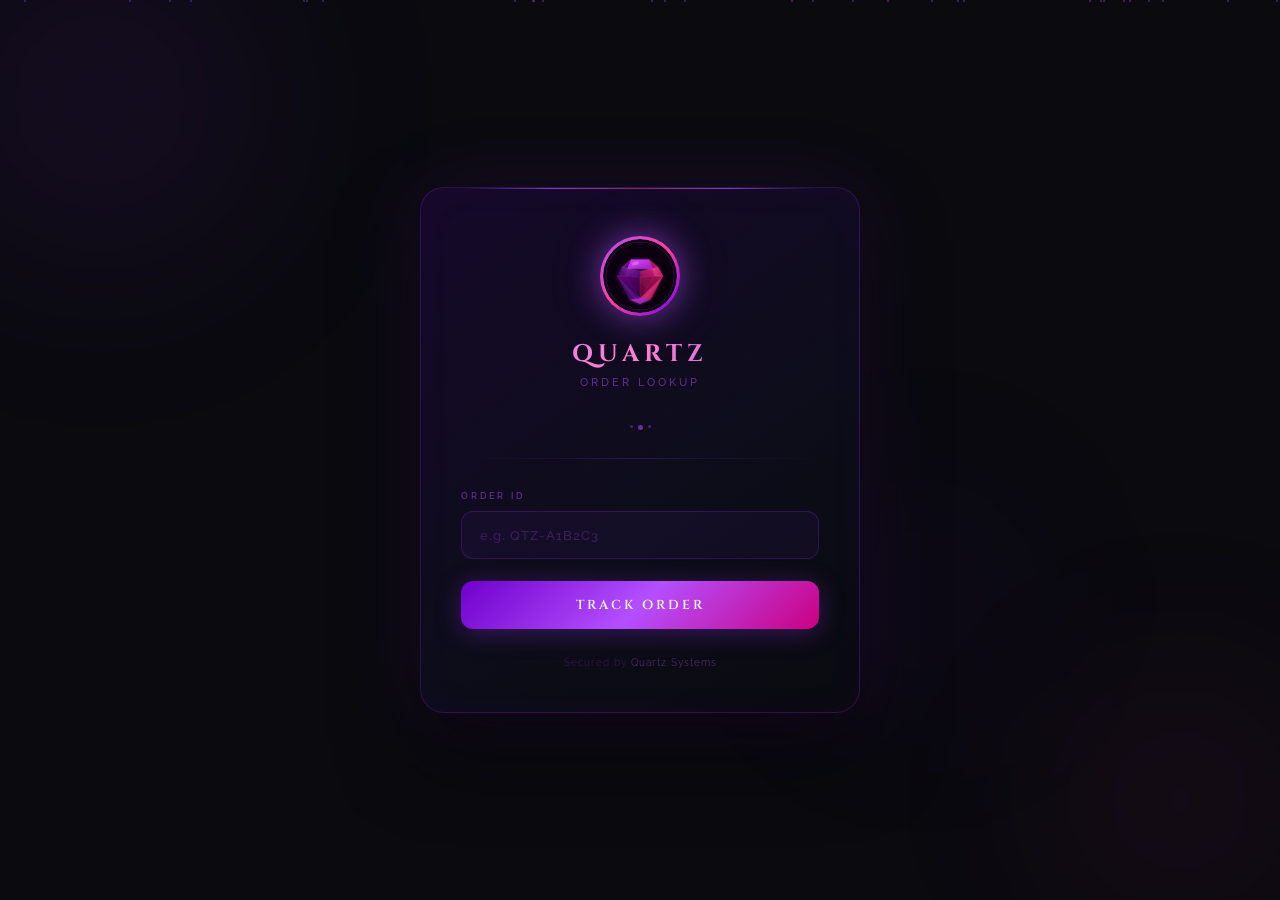
<file: ordermatch.html>
<!DOCTYPE html>
<html lang="en">
<head>
  <meta charset="UTF-8">
  <meta name="viewport" content="width=device-width, initial-scale=1.0">
  <link rel="icon" type="image/svg+xml" href="quartz-logo.svg">
  <title>Quartz — Order Lookup</title>
  <link href="https://fonts.googleapis.com/css2?family=Cinzel:wght@600;700&family=Raleway:wght@400;500;600&display=swap" rel="stylesheet">
  <style>
    *, *::before, *::after { box-sizing: border-box; margin: 0; padding: 0; }

    :root {
      --purple: #b44fff;
      --pink: #ff40a0;
      --deep: #0a0a0f;
      --card: #12091e;
      --border: rgba(138,43,226,0.25);
      --glow: rgba(180,79,255,0.15);
    }

    body {
      background: var(--deep);
      font-family: 'Raleway', sans-serif;
      min-height: 100vh;
      display: flex;
      align-items: center;
      justify-content: center;
      overflow-x: hidden;
      position: relative;
    }

    .orb { position: fixed; border-radius: 50%; filter: blur(80px); pointer-events: none; z-index: 0; }
    .orb-1 { width: 500px; height: 500px; background: radial-gradient(circle, rgba(138,43,226,0.12), transparent 70%); top: -150px; left: -150px; }
    .orb-2 { width: 400px; height: 400px; background: radial-gradient(circle, rgba(255,40,160,0.08), transparent 70%); bottom: -100px; right: -100px; }
    .orb-3 { width: 300px; height: 300px; background: radial-gradient(circle, rgba(80,0,180,0.1), transparent 70%); top: 50%; left: 60%; }

    .particles { position: fixed; inset: 0; pointer-events: none; z-index: 0; }
    .particle { position: absolute; width: 2px; height: 2px; border-radius: 50%; background: rgba(180,79,255,0.4); animation: float linear infinite; }
    @keyframes float {
      0% { transform: translateY(100vh) translateX(0); opacity: 0; }
      10% { opacity: 1; }
      90% { opacity: 1; }
      100% { transform: translateY(-100px) translateX(30px); opacity: 0; }
    }

    .card {
      position: relative; z-index: 1; width: 100%; max-width: 440px; margin: 20px;
      background: linear-gradient(145deg, #16092a 0%, #0d0d1a 60%, #0a0a0f 100%);
      border: 1px solid var(--border); border-radius: 24px; padding: 48px 40px 44px;
      text-align: center;
      box-shadow: 0 0 80px rgba(138,43,226,0.12), 0 40px 80px rgba(0,0,0,0.5), inset 0 0 40px rgba(138,43,226,0.03);
      animation: cardIn 0.8s cubic-bezier(0.16,1,0.3,1) both;
    }
    @keyframes cardIn {
      from { opacity: 0; transform: translateY(30px) scale(0.97); }
      to   { opacity: 1; transform: translateY(0) scale(1); }
    }
    .card::before {
      content: ''; position: absolute; top: 0; left: 10%; right: 10%; height: 1px;
      background: linear-gradient(90deg, transparent, rgba(180,79,255,0.7), rgba(255,64,160,0.5), rgba(180,79,255,0.7), transparent);
      border-radius: 1px;
    }

    .logo-wrap {
      width: 80px; height: 80px; margin: 0 auto 22px; padding: 3px; border-radius: 50%;
      background: linear-gradient(135deg, #b44fff, #ff40a0, #7000ff);
      box-shadow: 0 0 30px rgba(180,79,255,0.5), 0 0 60px rgba(180,79,255,0.15);
      animation: pulse 3s ease-in-out infinite;
    }
    @keyframes pulse {
      0%,100% { box-shadow: 0 0 30px rgba(180,79,255,0.5), 0 0 60px rgba(180,79,255,0.15); }
      50% { box-shadow: 0 0 45px rgba(180,79,255,0.7), 0 0 80px rgba(180,79,255,0.25); }
    }
    .logo-wrap img { width: 100%; height: 100%; border-radius: 50%; display: block; }

    h1 {
      font-family: 'Cinzel', serif; font-size: 24px; font-weight: 700; letter-spacing: 5px;
      background: linear-gradient(135deg, #d580ff, #ff80cc, #b44fff);
      -webkit-background-clip: text; -webkit-text-fill-color: transparent; background-clip: text;
      text-transform: uppercase; margin-bottom: 6px;
    }
    .subtitle { font-size: 11px; letter-spacing: 3px; color: rgba(180,79,255,0.5); text-transform: uppercase; font-weight: 500; margin-bottom: 36px; }
    .divider { height: 1px; background: linear-gradient(90deg, transparent, rgba(138,43,226,0.25), transparent); margin-bottom: 32px; }
    .gem-dots { display: flex; justify-content: center; gap: 5px; margin-bottom: 28px; }
    .gem-dot { width: 3px; height: 3px; border-radius: 50%; background: rgba(180,79,255,0.35); }
    .gem-dot.lg { width: 5px; height: 5px; background: rgba(180,79,255,0.55); }

    .field-label { font-size: 9px; letter-spacing: 3px; color: rgba(180,79,255,0.5); text-transform: uppercase; font-weight: 600; text-align: left; margin-bottom: 10px; }
    .input-wrap { position: relative; margin-bottom: 14px; }
    .input-wrap input {
      width: 100%; background: rgba(138,43,226,0.06); border: 1px solid rgba(138,43,226,0.25);
      border-radius: 12px; padding: 14px 18px; font-family: 'Raleway', sans-serif;
      font-size: 15px; font-weight: 500; color: #e8d5ff; letter-spacing: 2px; outline: none;
      transition: border-color 0.2s, box-shadow 0.2s, background 0.2s;
    }
    .input-wrap input::placeholder { color: rgba(180,79,255,0.25); letter-spacing: 1px; font-size: 13px; }
    .input-wrap input:focus {
      border-color: rgba(180,79,255,0.6); background: rgba(138,43,226,0.1);
      box-shadow: 0 0 20px rgba(180,79,255,0.12), inset 0 0 10px rgba(138,43,226,0.04);
    }

    .btn {
      width: 100%; padding: 15px;
      background: linear-gradient(135deg, #7000cc, #b44fff, #cc0080);
      border: none; border-radius: 12px; font-family: 'Cinzel', serif;
      font-size: 13px; font-weight: 600; letter-spacing: 3px; color: #fff;
      cursor: pointer; margin-top: 8px; position: relative; overflow: hidden;
      transition: transform 0.15s, box-shadow 0.2s;
      box-shadow: 0 4px 24px rgba(138,43,226,0.35);
    }
    .btn::before { content: ''; position: absolute; inset: 0; background: linear-gradient(135deg, rgba(255,255,255,0.12), transparent); opacity: 0; transition: opacity 0.2s; }
    .btn:hover { transform: translateY(-1px); box-shadow: 0 8px 32px rgba(138,43,226,0.5); }
    .btn:hover::before { opacity: 1; }
    .btn:active { transform: translateY(1px); }

    .error-msg {
      margin-top: 16px; padding: 12px 16px; background: rgba(255,40,40,0.08);
      border: 1px solid rgba(255,40,40,0.2); border-radius: 10px; font-size: 12px;
      color: rgba(255,120,120,0.8); letter-spacing: 0.5px; display: none; animation: shake 0.3s ease;
    }
    @keyframes shake { 0%,100% { transform: translateX(0); } 25% { transform: translateX(-6px); } 75% { transform: translateX(6px); } }
    .error-msg.visible { display: block; }

    .footer-note { margin-top: 28px; font-size: 10px; color: rgba(138,43,226,0.3); letter-spacing: 1px; }
    .footer-note a { color: rgba(180,79,255,0.4); text-decoration: none; }

    /* ── Order Details ── */
    #order-view, #eula-view { display: none; }
    #search-view { display: block; }

    .order-header { margin-bottom: 24px; }
    .order-id-badge {
      display: inline-block; padding: 6px 16px; border-radius: 8px; font-size: 11px;
      letter-spacing: 2px; font-weight: 600; color: #e8d5ff;
      background: rgba(138,43,226,0.12); border: 1px solid rgba(138,43,226,0.3);
      margin-bottom: 16px;
    }
    .status-badge {
      display: inline-block; padding: 5px 14px; border-radius: 20px; font-size: 10px;
      letter-spacing: 2px; text-transform: uppercase; font-weight: 600;
    }
    .status-pending { background: rgba(255,170,0,0.1); border: 1px solid rgba(255,170,0,0.3); color: #ffaa00; }
    .status-paid { background: rgba(0,255,100,0.1); border: 1px solid rgba(0,255,100,0.3); color: #00ff64; }

    .detail-grid { text-align: left; margin: 24px 0; }
    .detail-row {
      display: flex; justify-content: space-between; align-items: center;
      padding: 12px 0; border-bottom: 1px solid rgba(138,43,226,0.1);
    }
    .detail-row:last-child { border-bottom: none; }
    .detail-key { font-size: 10px; letter-spacing: 2px; color: rgba(180,79,255,0.5); text-transform: uppercase; font-weight: 600; }
    .detail-value { font-size: 14px; color: #e8d5ff; font-weight: 500; letter-spacing: 1px; }
    .detail-value.amount {
      font-family: 'Cinzel', serif; font-size: 20px;
      background: linear-gradient(135deg, #d580ff, #ff80cc); -webkit-background-clip: text; -webkit-text-fill-color: transparent;
    }

    .qr-section { margin-top: 24px; }
    .qr-section img { width: 140px; height: 140px; border-radius: 12px; border: 1px solid rgba(138,43,226,0.25); }
    .qr-label { font-size: 9px; letter-spacing: 2px; color: rgba(180,79,255,0.4); text-transform: uppercase; margin-top: 10px; }

    .btn-back { margin-top: 20px; background: rgba(138,43,226,0.1); border: 1px solid rgba(138,43,226,0.25); box-shadow: none; }
    .btn-back:hover { background: rgba(138,43,226,0.18); box-shadow: none; transform: translateY(-1px); }

    /* ── EULA Modal Overlay ── */
    .eula-overlay {
      display: none;
      position: fixed; inset: 0; z-index: 100;
      background: rgba(5, 3, 10, 0.85);
      backdrop-filter: blur(12px);
      align-items: center; justify-content: center;
    }
    .eula-overlay.visible { display: flex; }

    .eula-card {
      width: 90%; max-width: 520px; max-height: 85vh;
      background: linear-gradient(145deg, #16092a 0%, #0d0d1a 60%, #0a0a0f 100%);
      border: 1px solid var(--border); border-radius: 24px; padding: 40px 36px 36px;
      position: relative; display: flex; flex-direction: column;
      box-shadow: 0 0 120px rgba(138,43,226,0.2), 0 40px 80px rgba(0,0,0,0.6);
      animation: cardIn 0.5s cubic-bezier(0.16,1,0.3,1) both;
    }
    .eula-card::before {
      content: ''; position: absolute; top: 0; left: 10%; right: 10%; height: 1px;
      background: linear-gradient(90deg, transparent, rgba(180,79,255,0.7), rgba(255,64,160,0.5), rgba(180,79,255,0.7), transparent);
    }

    .eula-title {
      font-family: 'Cinzel', serif; font-size: 16px; font-weight: 700; letter-spacing: 4px;
      background: linear-gradient(135deg, #d580ff, #ff80cc, #b44fff);
      -webkit-background-clip: text; -webkit-text-fill-color: transparent;
      text-transform: uppercase; text-align: center; margin-bottom: 6px;
    }
    .eula-sub {
      font-size: 10px; letter-spacing: 2px; color: rgba(180,79,255,0.4);
      text-transform: uppercase; text-align: center; margin-bottom: 20px;
    }

    .eula-scroll {
      flex: 1; overflow-y: auto; max-height: 45vh;
      padding: 20px; margin-bottom: 20px;
      background: rgba(138,43,226,0.04); border: 1px solid rgba(138,43,226,0.15);
      border-radius: 12px; font-size: 11px; line-height: 1.7;
      color: rgba(200,180,230,0.7); letter-spacing: 0.3px; white-space: pre-wrap;
    }
    .eula-scroll::-webkit-scrollbar { width: 4px; }
    .eula-scroll::-webkit-scrollbar-track { background: transparent; }
    .eula-scroll::-webkit-scrollbar-thumb { background: rgba(138,43,226,0.3); border-radius: 4px; }

    .eula-checkbox-wrap {
      display: flex; align-items: center; gap: 10px; margin-bottom: 18px;
    }
    .eula-checkbox-wrap input[type="checkbox"] {
      appearance: none; width: 18px; height: 18px; border-radius: 5px;
      border: 1px solid rgba(138,43,226,0.4); background: rgba(138,43,226,0.08);
      cursor: pointer; position: relative; flex-shrink: 0;
      transition: border-color 0.2s, background 0.2s;
    }
    .eula-checkbox-wrap input[type="checkbox"]:checked {
      background: linear-gradient(135deg, #7000cc, #b44fff);
      border-color: #b44fff;
    }
    .eula-checkbox-wrap input[type="checkbox"]:checked::after {
      content: '✓'; position: absolute; top: 50%; left: 50%;
      transform: translate(-50%, -50%); color: #fff; font-size: 12px; font-weight: 700;
    }
    .eula-checkbox-wrap label {
      font-size: 11px; color: rgba(180,79,255,0.6); letter-spacing: 0.5px; cursor: pointer;
    }

    .eula-btns { display: flex; gap: 10px; }
    .btn-decline {
      flex: 1; padding: 13px; background: rgba(255,40,40,0.08);
      border: 1px solid rgba(255,40,40,0.25); border-radius: 12px;
      font-family: 'Cinzel', serif; font-size: 11px; font-weight: 600;
      letter-spacing: 2px; color: rgba(255,120,120,0.7); cursor: pointer;
      transition: background 0.2s;
    }
    .btn-decline:hover { background: rgba(255,40,40,0.15); }
    .btn-accept {
      flex: 1; padding: 13px;
      background: linear-gradient(135deg, #7000cc, #b44fff, #cc0080);
      border: none; border-radius: 12px; font-family: 'Cinzel', serif;
      font-size: 11px; font-weight: 600; letter-spacing: 2px; color: #fff;
      cursor: pointer; transition: transform 0.15s, box-shadow 0.2s, opacity 0.2s;
      box-shadow: 0 4px 24px rgba(138,43,226,0.35); opacity: 0.4; pointer-events: none;
    }
    .btn-accept.enabled { opacity: 1; pointer-events: auto; }
    .btn-accept.enabled:hover { transform: translateY(-1px); box-shadow: 0 8px 32px rgba(138,43,226,0.5); }
  </style>
</head>
<body>

  <div class="orb orb-1"></div>
  <div class="orb orb-2"></div>
  <div class="orb orb-3"></div>
  <div class="particles" id="particles"></div>

  <!-- ═══ EULA OVERLAY ═══ -->
  <div class="eula-overlay" id="eulaOverlay">
    <div class="eula-card">
      <div class="eula-title">End User License Agreement</div>
      <div class="eula-sub">Quartz · devreign</div>
      <div class="divider" style="margin-bottom:20px;"></div>
      <div class="eula-scroll" id="eulaContent">
END USER LICENSE AGREEMENT

QUARTZ

Effective Date: March 12, 2026

IMPORTANT: PLEASE READ THIS END USER LICENSE AGREEMENT CAREFULLY BEFORE INSTALLING OR USING QUARTZ (THE "SOFTWARE").

This End User License Agreement (the "Agreement" or "EULA") is a legal agreement between you (either an individual or a single entity) and devreign (the "Licensor") for the Quartz web application/service identified above.

By installing, copying, or otherwise using the Software, you agree to be bound by the terms of this Agreement. If you do not agree to the terms of this Agreement, do not install or use the Software.

1. GRANT OF LICENSE

Subject to the terms and conditions of this Agreement, Licensor hereby grants you a educational, non-exclusive, non-transferable license to use the Software.

2. REDISTRIBUTION

Redistribution of the Software is strictly prohibited without prior written consent from the Licensor.

3. MODIFICATIONS

Modification of the Software is strictly prohibited. You may not decompile, disassemble, reverse engineer, or attempt to derive the source code of the Software.

4. OWNERSHIP

The Software is licensed, not sold. The Licensor retains all ownership rights to the Software, including all intellectual property rights. This Agreement does not grant you any rights to trademarks or service marks of the Licensor.

5. TERMINATION

This Agreement is effective until terminated. Your rights under this Agreement will terminate automatically without notice if you fail to comply with any of its terms. Upon termination, you must cease all use of the Software and destroy all copies in your possession.

6. DISCLAIMER OF WARRANTY

THE SOFTWARE IS PROVIDED "AS IS" WITHOUT WARRANTY OF ANY KIND, EITHER EXPRESS OR IMPLIED, INCLUDING, BUT NOT LIMITED TO, THE IMPLIED WARRANTIES OF MERCHANTABILITY, FITNESS FOR A PARTICULAR PURPOSE, OR NONINFRINGEMENT. THE ENTIRE RISK ARISING OUT OF USE OR PERFORMANCE OF THE SOFTWARE REMAINS WITH YOU.

6. LIMITATION OF LIABILITY

IN NO EVENT SHALL THE LICENSOR BE LIABLE FOR ANY SPECIAL, INCIDENTAL, INDIRECT, OR CONSEQUENTIAL DAMAGES WHATSOEVER (INCLUDING, WITHOUT LIMITATION, DAMAGES FOR LOSS OF BUSINESS PROFITS, BUSINESS INTERRUPTION, LOSS OF BUSINESS INFORMATION, OR ANY OTHER PECUNIARY LOSS) ARISING OUT OF THE USE OF OR INABILITY TO USE THE SOFTWARE, EVEN IF THE LICENSOR HAS BEEN ADVISED OF THE POSSIBILITY OF SUCH DAMAGES. IN ANY CASE, THE LICENSOR'S ENTIRE LIABILITY SHALL BE LIMITED TO THE AMOUNT ACTUALLY PAID BY YOU FOR THE SOFTWARE.

7. UPDATES AND SUPPORT

The Licensor may provide you with updates or upgrades to the Software, which will be subject to the terms of this Agreement unless otherwise specified. The Licensor is not obligated to provide maintenance or support for the Software. Any maintenance or support provided by the Licensor will be governed by a separate agreement between you and the Licensor.

8. EXPORT RESTRICTIONS

You acknowledge that the Software may be subject to export restrictions of various countries. You agree to comply with all applicable international and national laws that apply to the Software, including all export restriction regulations.

9. GOVERNING LAW

This Agreement shall be governed by the laws of India without regard to its conflict of law provisions. Any dispute arising under or related to this Agreement shall be subject to the exclusive jurisdiction of the courts located in India.

10. ENTIRE AGREEMENT

This Agreement constitutes the entire agreement between you and the Licensor regarding the Software and supersedes all prior agreements and understandings, whether written or oral, relating to the subject matter of this Agreement.

By installing, copying, or otherwise using the Software, you acknowledge that you have read this Agreement, understand it, and agree to be bound by its terms and conditions.

For questions about this Agreement, please contact: devreign.ai@gmail.com

devreign
https://quartz-gray.vercel.app

© 2026 devreign. All Rights Reserved.
      </div>
      <div class="eula-checkbox-wrap">
        <input type="checkbox" id="eulaCheck" onchange="toggleAccept()">
        <label for="eulaCheck">I have read and agree to the EULA</label>
      </div>
      <div class="eula-btns">
        <button class="btn-decline" onclick="declineEula()">DECLINE</button>
        <button class="btn-accept" id="btnAccept" onclick="acceptEula()">ACCEPT</button>
      </div>
    </div>
  </div>

  <div class="card">

    <!-- ═══ SEARCH VIEW ═══ -->
    <div id="search-view">
      <div class="logo-wrap">
        <img src="quartz-logo.svg" alt="Quartz Logo">
      </div>
      <h1>Quartz</h1>
      <div class="subtitle">Order Lookup</div>
      <div class="gem-dots">
        <span class="gem-dot"></span>
        <span class="gem-dot lg"></span>
        <span class="gem-dot"></span>
      </div>
      <div class="divider"></div>
      <div class="field-label">Order ID</div>
      <div class="input-wrap">
        <input type="text" id="orderInput" placeholder="e.g. QTZ-A1B2C3">
      </div>
      <button class="btn" onclick="lookupOrder()">TRACK ORDER</button>
      <div class="error-msg" id="errorMsg">Order not found. Please check your Order ID.</div>
      <div class="footer-note">Secured by <a href="#">Quartz Systems</a></div>
    </div>

    <!-- ═══ ORDER VIEW ═══ -->
    <div id="order-view" style="display:none;">
      <div class="logo-wrap">
        <img src="quartz-logo.svg" alt="Quartz Logo">
      </div>
      <h1>Quartz</h1>
      <div class="subtitle">Order Details</div>
      <div class="gem-dots">
        <span class="gem-dot"></span>
        <span class="gem-dot lg"></span>
        <span class="gem-dot"></span>
      </div>
      <div class="divider"></div>

      <div class="order-header">
        <div class="order-id-badge" id="dispOrderId"></div>
        <br>
        <span class="status-badge" id="dispStatus"></span>
      </div>

      <div class="detail-grid">
        <div class="detail-row">
          <span class="detail-key">Customer</span>
          <span class="detail-value" id="dispCustomer"></span>
        </div>
        <div class="detail-row">
          <span class="detail-key">Product</span>
          <span class="detail-value" id="dispProduct"></span>
        </div>
        <div class="detail-row">
          <span class="detail-key">Quantity</span>
          <span class="detail-value" id="dispQty"></span>
        </div>
        <div class="detail-row">
          <span class="detail-key">Date</span>
          <span class="detail-value" id="dispDate"></span>
        </div>
        <div class="detail-row">
          <span class="detail-key">Amount</span>
          <span class="detail-value amount" id="dispAmount"></span>
        </div>
      </div>

      <div class="qr-section">
        <img src="qr.jpg" alt="Payment QR">
        <div class="qr-label">Scan to Pay</div>
      </div>

      <button class="btn btn-back" onclick="goBack()">← BACK</button>
      <div class="footer-note">Secured by <a href="#">Quartz Systems</a></div>
    </div>

  </div>

  <script>
    // ── Load orders from JSON ──
    let orders = {};
    fetch('orders.json')
      .then(r => r.json())
      .then(data => { orders = data; })
      .catch(() => {
        // Fallback if fetch fails (e.g. file:// protocol)
        orders = {
          "QTZ-A1B2C3": { product: "Quartz Pro License", qty: 1, amount: "₹499", date: "March 12, 2026", status: "pending_payment", customer: "John Doe" },
          "QTZ-X9Y8Z7": { product: "Quartz Standard License", qty: 2, amount: "₹799", date: "March 12, 2026", status: "pending_payment", customer: "Jane Smith" }
        };
      });

    let pendingOrder = null;
    let eulaAccepted = false;

    function lookupOrder() {
      const id = document.getElementById('orderInput').value.trim().toUpperCase();
      const err = document.getElementById('errorMsg');

      if (orders[id]) {
        err.classList.remove('visible');
        pendingOrder = { id, data: orders[id] };

        if (!eulaAccepted) {
          document.getElementById('eulaOverlay').classList.add('visible');
        } else {
          showOrder(pendingOrder.id, pendingOrder.data);
        }
      } else {
        err.classList.add('visible');
      }
    }

    function toggleAccept() {
      const checked = document.getElementById('eulaCheck').checked;
      const btn = document.getElementById('btnAccept');
      if (checked) { btn.classList.add('enabled'); }
      else { btn.classList.remove('enabled'); }
    }

    function acceptEula() {
      eulaAccepted = true;
      document.getElementById('eulaOverlay').classList.remove('visible');
      if (pendingOrder) {
        showOrder(pendingOrder.id, pendingOrder.data);
      }
    }

    function declineEula() {
      document.getElementById('eulaOverlay').classList.remove('visible');
      pendingOrder = null;
    }

    function showOrder(id, o) {
      document.getElementById('dispOrderId').textContent = id;
      document.getElementById('dispCustomer').textContent = o.customer;
      document.getElementById('dispProduct').textContent = o.product;
      document.getElementById('dispQty').textContent = o.qty;
      document.getElementById('dispDate').textContent = o.date;
      document.getElementById('dispAmount').textContent = o.amount;

      const statusEl = document.getElementById('dispStatus');
      if (o.status === 'pending_payment') {
        statusEl.textContent = 'PENDING PAYMENT';
        statusEl.className = 'status-badge status-pending';
      } else {
        statusEl.textContent = 'PAID';
        statusEl.className = 'status-badge status-paid';
      }

      document.getElementById('search-view').style.display = 'none';
      document.getElementById('order-view').style.display = 'block';
    }

    function goBack() {
      document.getElementById('order-view').style.display = 'none';
      document.getElementById('search-view').style.display = 'block';
    }

    // ── Enter key ──
    document.getElementById('orderInput').addEventListener('keydown', function(e) {
      if (e.key === 'Enter') lookupOrder();
    });

    // ── Particles ──
    (function() {
      const c = document.getElementById('particles');
      for (let i = 0; i < 30; i++) {
        const p = document.createElement('div');
        p.classList.add('particle');
        p.style.left = Math.random() * 100 + '%';
        p.style.animationDuration = (8 + Math.random() * 12) + 's';
        p.style.animationDelay = (Math.random() * 10) + 's';
        c.appendChild(p);
      }
    })();
  </script>

</body>
</html>
</file>
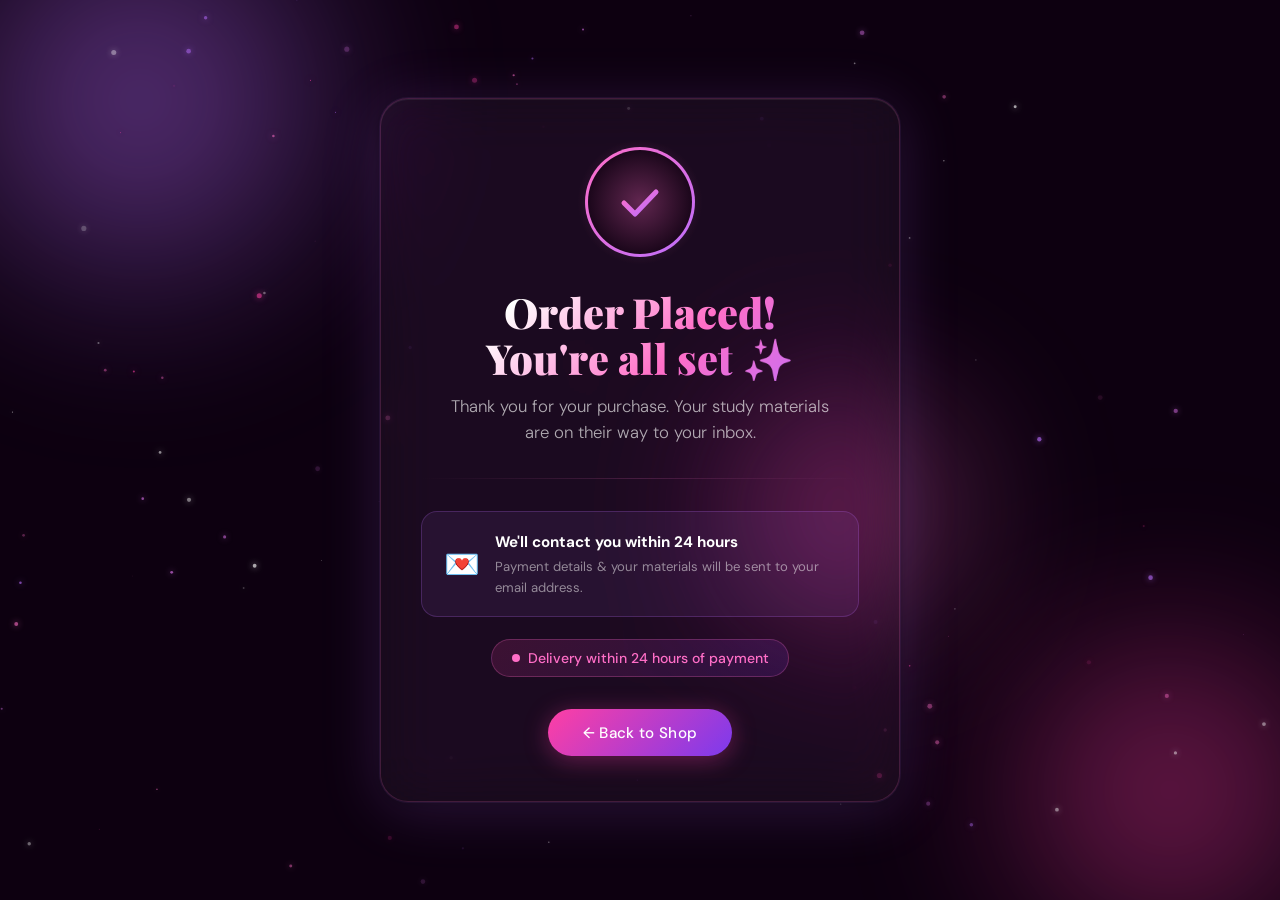
<file: orderplaced.html>
<!DOCTYPE html>
<html lang="en">
<head>
  <meta charset="UTF-8" />
  <meta name="viewport" content="width=device-width, initial-scale=1.0" />
  <title>Order Placed — Study Material Shop</title>
  
  <link href="https://fonts.googleapis.com/css2?family=Playfair+Display:wght@700;900&family=DM+Sans:wght@300;400;500&display=swap" rel="stylesheet" />
  <style>
    *, *::before, *::after { box-sizing: border-box; margin: 0; padding: 0; }

    :root {
      --pink:    #ff6ec7;
      --rose:    #ff3fa4;
      --purple:  #b96eff;
      --violet:  #7c3aed;
      --deep:    #0d0010;
      --glass-bg: rgba(255,255,255,0.04);
      --glass-border: rgba(255,110,199,0.18);
    }

    html, body {
      height: 100%;
      background: var(--deep);
      font-family: 'DM Sans', sans-serif;
      color: #fff;
      overflow-x: hidden;
    }

    /* ── BACKGROUND ── */
    .bg {
      position: fixed; inset: 0; z-index: 0;
      overflow: hidden;
    }
    .bg-orb {
      position: absolute;
      border-radius: 50%;
      filter: blur(80px);
      opacity: 0.55;
      animation: drift 8s ease-in-out infinite alternate;
    }
    .bg-orb:nth-child(1){ width:520px;height:520px;background:radial-gradient(circle,#b96eff,transparent 70%);top:-160px;left:-120px;animation-duration:9s; }
    .bg-orb:nth-child(2){ width:420px;height:420px;background:radial-gradient(circle,#ff3fa4,transparent 70%);bottom:-100px;right:-100px;animation-duration:11s;animation-delay:-3s; }
    .bg-orb:nth-child(3){ width:300px;height:300px;background:radial-gradient(circle,#ff6ec7,transparent 70%);top:40%;left:55%;animation-duration:7s;animation-delay:-1s; }
    @keyframes drift { from{transform:translate(0,0) scale(1);} to{transform:translate(30px,40px) scale(1.08);} }

    /* ── PARTICLES ── */
    #particles { position:fixed;inset:0;z-index:1;pointer-events:none; }

    /* ── PAGE ── */
    .page {
      position: relative; z-index: 2;
      min-height: 100vh;
      display: flex; flex-direction: column;
      align-items: center; justify-content: center;
      padding: 2rem 1.5rem;
    }

    /* ── CARD ── */
    .card {
      background: var(--glass-bg);
      border: 1px solid var(--glass-border);
      backdrop-filter: blur(28px) saturate(160%);
      -webkit-backdrop-filter: blur(28px) saturate(160%);
      border-radius: 28px;
      padding: 3rem 2.5rem 2.8rem;
      max-width: 520px; width: 100%;
      text-align: center;
      box-shadow:
        0 0 0 1px rgba(185,110,255,0.08),
        0 8px 60px rgba(185,110,255,0.18),


        
        0 2px 8px rgba(0,0,0,0.5),
        inset 0 1px 0 rgba(255,255,255,0.07);
      opacity: 0;
      transform: translateY(40px) scale(0.96);
      animation: cardIn 0.9s cubic-bezier(0.22,1,0.36,1) 0.2s forwards;
    }
    @keyframes cardIn {
      to { opacity:1; transform:translateY(0) scale(1); }
    }

    /* ── CHECKMARK ── */
    .check-wrap {
      position: relative;
      width: 110px; height: 110px;
      margin: 0 auto 2rem;
    }
    .check-ring {
      position: absolute; inset: 0;
      border-radius: 50%;
      border: 3px solid transparent;
      background:
        linear-gradient(var(--deep),var(--deep)) padding-box,
        linear-gradient(135deg,var(--pink),var(--purple)) border-box;
      animation: ringPop 0.6s cubic-bezier(0.34,1.56,0.64,1) 0.7s both;
    }
    @keyframes ringPop {
      from { transform:scale(0); opacity:0; }
      to   { transform:scale(1); opacity:1; }
    }
    .check-glow {
      position:absolute;inset:-8px;
      border-radius:50%;
      background: radial-gradient(circle, rgba(255,110,199,0.35) 0%, transparent 70%);
      animation: glowPulse 2.5s ease-in-out 1.2s infinite;
    }
    @keyframes glowPulse {
      0%,100%{ opacity:0.6; transform:scale(1);   }
      50%    { opacity:1;   transform:scale(1.15); }
    }
    .check-icon {
      position: absolute; inset: 0;
      display: flex; align-items: center; justify-content: center;
    }
    .check-icon svg {
      width: 52px; height: 52px;
      overflow: visible;
    }
    .check-path {
      stroke: url(#checkGrad);
      stroke-width: 5;
      stroke-linecap: round;
      stroke-linejoin: round;
      fill: none;
      stroke-dasharray: 80;
      stroke-dashoffset: 80;
      animation: drawCheck 0.6s ease 1.2s forwards;
    }
    @keyframes drawCheck {
      to { stroke-dashoffset: 0; }
    }

    /* ── BURST STARS ── */
    .burst { position:absolute;inset:0;pointer-events:none; }
    .star {
      position:absolute; top:50%; left:50%;
      width:6px; height:6px; border-radius:50%;
      background: var(--pink);
      opacity:0;
      animation: starBurst 0.7s ease-out 1.4s forwards;
    }
    .star:nth-child(2){background:var(--purple);animation-delay:1.45s;}
    .star:nth-child(3){background:#fff;animation-delay:1.5s;}
    .star:nth-child(4){background:var(--rose);animation-delay:1.42s;}
    .star:nth-child(5){background:var(--purple);animation-delay:1.48s;}
    .star:nth-child(6){background:var(--pink);animation-delay:1.52s;}
    @keyframes starBurst {
      0%  { opacity:1; transform:translate(-50%,-50%) translate(0,0) scale(1); }
      100%{ opacity:0; transform:translate(-50%,-50%) var(--tx) scale(0.2); }
    }
    .star:nth-child(1){ --tx:translate(50px,-55px); }
    .star:nth-child(2){ --tx:translate(-60px,-40px); }
    .star:nth-child(3){ --tx:translate(65px,20px); }
    .star:nth-child(4){ --tx:translate(-45px,55px); }
    .star:nth-child(5){ --tx:translate(15px,65px); }
    .star:nth-child(6){ --tx:translate(-70px,10px); }

    /* ── TEXT ── */
    .headline {
      font-family: 'Playfair Display', serif;
      font-size: clamp(1.9rem, 5vw, 2.6rem);
      font-weight: 900;
      line-height: 1.1;
      background: linear-gradient(135deg, #fff 20%, var(--pink) 60%, var(--purple) 100%);
      -webkit-background-clip: text;
      -webkit-text-fill-color: transparent;
      background-clip: text;
      margin-bottom: 0.75rem;
      opacity: 0;
      animation: fadeUp 0.7s ease 1.6s forwards;
    }
    .sub {
      font-size: 1.05rem;
      color: rgba(255,255,255,0.65);
      font-weight: 300;
      line-height: 1.6;
      opacity: 0;
      animation: fadeUp 0.7s ease 1.8s forwards;
    }
    @keyframes fadeUp {
      from{ opacity:0; transform:translateY(12px); }
      to  { opacity:1; transform:translateY(0); }
    }

    /* ── DIVIDER ── */
    .divider {
      height: 1px;
      background: linear-gradient(90deg, transparent, var(--glass-border), transparent);
      margin: 2rem 0;
      opacity: 0;
      animation: fadeIn 0.5s ease 2s forwards;
    }

    /* ── EMAIL BOX ── */
    .email-box {
      background: rgba(185,110,255,0.08);
      border: 1px solid rgba(185,110,255,0.22);
      border-radius: 16px;
      padding: 1.2rem 1.4rem;
      display: flex;
      align-items: center;
      gap: 0.9rem;
      opacity: 0;
      animation: fadeUp 0.7s ease 2.1s forwards;
    }
    .email-icon {
      font-size: 1.8rem;
      flex-shrink: 0;
      animation: wobble 2s ease 2.8s infinite;
    }
    @keyframes wobble {
      0%,100%{ transform:rotate(0deg); }
      20%    { transform:rotate(-12deg); }
      40%    { transform:rotate(10deg); }
      60%    { transform:rotate(-6deg); }
      80%    { transform:rotate(4deg); }
    }
    .email-text { text-align:left; }
    .email-text strong {
      display:block;
      font-size:0.95rem;
      color:#fff;
      margin-bottom:0.2rem;
    }
    .email-text span {
      font-size:0.82rem;
      color:rgba(255,255,255,0.5);
    }

    /* ── TIMER BADGE ── */
    .timer-badge {
      display: inline-flex;
      align-items: center;
      gap: 0.5rem;
      background: linear-gradient(135deg, rgba(255,63,164,0.15), rgba(124,58,237,0.15));
      border: 1px solid rgba(255,110,199,0.25);
      border-radius: 99px;
      padding: 0.55rem 1.2rem;
      font-size: 0.88rem;
      color: var(--pink);
      font-weight: 500;
      margin-top: 1.4rem;
      opacity: 0;
      animation: fadeIn 0.6s ease 2.4s forwards;
    }
    .timer-badge .dot {
      width: 8px; height: 8px;
      border-radius: 50%;
      background: var(--pink);
      animation: blink 1.2s ease-in-out infinite;
    }
    @keyframes blink { 0%,100%{opacity:1;} 50%{opacity:0.2;} }

    /* ── CTA ── */
    .cta {
      display: inline-block;
      margin-top: 2rem;
      padding: 0.85rem 2.2rem;
      border-radius: 99px;
      background: linear-gradient(135deg, var(--rose), var(--violet));
      color: #fff;
      font-family: 'DM Sans', sans-serif;
      font-weight: 500;
      font-size: 0.95rem;
      text-decoration: none;
      letter-spacing: 0.02em;
      box-shadow: 0 4px 24px rgba(255,63,164,0.35);
      transition: transform 0.2s, box-shadow 0.2s;
      opacity: 0;
      animation: fadeIn 0.6s ease 2.7s forwards;
    }
    .cta:hover {
      transform: translateY(-2px) scale(1.03);
      box-shadow: 0 8px 36px rgba(255,63,164,0.5);
    }

    @keyframes fadeIn {
      from{ opacity:0; } to{ opacity:1; }
    }

    /* ── FLOATING PETALS ── */
    .petal {
      position: fixed;
      border-radius: 50% 10% 50% 10%;
      pointer-events: none;
      z-index: 1;
      opacity: 0;
      animation: petalFall linear infinite;
    }
    @keyframes petalFall {
      0%  { opacity:0; transform: translateY(-20px) rotate(0deg) scale(0.8); }
      10% { opacity:0.7; }
      90% { opacity:0.4; }
      100%{ opacity:0; transform: translateY(110vh) rotate(720deg) scale(1.1); }
    }
  </style>
</head>
<body>

  <!-- Background -->
  <div class="bg">
    <div class="bg-orb"></div>
    <div class="bg-orb"></div>
    <div class="bg-orb"></div>
  </div>

  <!-- Particle canvas -->
  <canvas id="particles"></canvas>

  <!-- Main -->
  <div class="page">
    <div class="card">

      <!-- Animated checkmark -->
      <div class="check-wrap">
        <div class="check-ring"></div>
        <div class="check-glow"></div>
        <div class="burst">
          <span class="star"></span><span class="star"></span>
          <span class="star"></span><span class="star"></span>
          <span class="star"></span><span class="star"></span>
        </div>
        <div class="check-icon">
          <svg viewBox="0 0 52 52">
            <defs>
              <linearGradient id="checkGrad" x1="0%" y1="0%" x2="100%" y2="100%">
                <stop offset="0%" stop-color="#ff6ec7"/>
                <stop offset="100%" stop-color="#b96eff"/>
              </linearGradient>
            </defs>
            <polyline class="check-path" points="10,27 21,38 42,16"/>
          </svg>
        </div>
      </div>

      <h1 class="headline">Order Placed!<br>You're all set ✨</h1>
      <p class="sub">Thank you for your purchase. Your study materials<br>are on their way to your inbox.</p>

      <div class="divider"></div>

      <!-- Email notification box -->
      <div class="email-box">
        <div class="email-icon">💌</div>
        <div class="email-text">
          <strong>We'll contact you within 24 hours</strong>
          <span>Payment details &amp; your materials will be sent to your email address.</span>
        </div>
      </div>

      <!-- Live indicator -->
      <div class="timer-badge">
        <span class="dot"></span>
        Delivery within 24 hours of payment
      </div>

      <a href="index.html" class="cta">← Back to Shop</a>
    </div>
  </div>

  <script>
  // ── SPARKLE PARTICLES ──
  (function () {
    var canvas = document.getElementById('particles');
    var ctx = canvas.getContext('2d');
    var W, H, particles = [];

    function resize() {
      W = canvas.width  = window.innerWidth;
      H = canvas.height = window.innerHeight;
    }
    window.addEventListener('resize', resize);
    resize();

    var colors = ['#ff6ec7','#b96eff','#ff3fa4','#ffffff','#e879f9'];

    function Particle() {
      this.reset();
    }
    Particle.prototype.reset = function () {
      this.x = Math.random() * W;
      this.y = Math.random() * H;
      this.r = Math.random() * 2.2 + 0.4;
      this.color = colors[Math.floor(Math.random() * colors.length)];
      this.alpha = Math.random() * 0.6 + 0.1;
      this.dy = -(Math.random() * 0.4 + 0.1);
      this.dx = (Math.random() - 0.5) * 0.3;
      this.life = Math.random() * 200 + 80;
      this.age = 0;
    };
    Particle.prototype.update = function () {
      this.x += this.dx;
      this.y += this.dy;
      this.age++;
      if (this.age > this.life) this.reset();
    };
    Particle.prototype.draw = function () {
      ctx.save();
      ctx.globalAlpha = this.alpha * (1 - this.age / this.life);
      ctx.fillStyle = this.color;
      ctx.shadowColor = this.color;
      ctx.shadowBlur = 6;
      ctx.beginPath();
      ctx.arc(this.x, this.y, this.r, 0, Math.PI * 2);
      ctx.fill();
      ctx.restore();
    };

    for (var i = 0; i < 110; i++) particles.push(new Particle());

    function loop() {
      ctx.clearRect(0, 0, W, H);
      particles.forEach(function (p) { p.update(); p.draw(); });
      requestAnimationFrame(loop);
    }
    loop();
  })();

  // ── FLOATING PETALS ──
  (function () {
    var colors = [
      'rgba(255,110,199,0.55)',
      'rgba(185,110,255,0.45)',
      'rgba(255,63,164,0.5)',
      'rgba(233,121,249,0.4)'
    ];
    for (var i = 0; i < 18; i++) {
      (function (i) {
        var el = document.createElement('div');
        el.className = 'petal';
        var size = Math.random() * 10 + 6;
        el.style.cssText = [
          'width:' + size + 'px',
          'height:' + size + 'px',
          'left:' + Math.random() * 100 + 'vw',
          'top:-30px',
          'background:' + colors[Math.floor(Math.random() * colors.length)],
          'animation-duration:' + (Math.random() * 8 + 7) + 's',
          'animation-delay:' + (Math.random() * 6) + 's',
        ].join(';');
        document.body.appendChild(el);
      })(i);
    }
  })();

  // ── CONFETTI BURST on load ──
  (function () {
    var confettiColors = ['#ff6ec7','#b96eff','#ff3fa4','#fff','#e879f9','#7c3aed'];
    var pieces = [];
    var canvas = document.createElement('canvas');
    canvas.style.cssText = 'position:fixed;inset:0;z-index:99;pointer-events:none;';
    document.body.appendChild(canvas);
    var ctx = canvas.getContext('2d');
    canvas.width = window.innerWidth;
    canvas.height = window.innerHeight;

    function Piece() {
      this.x = window.innerWidth / 2;
      this.y = window.innerHeight * 0.42;
      var angle = Math.random() * Math.PI * 2;
      var speed = Math.random() * 9 + 4;
      this.vx = Math.cos(angle) * speed;
      this.vy = Math.sin(angle) * speed - 5;
      this.color = confettiColors[Math.floor(Math.random() * confettiColors.length)];
      this.w = Math.random() * 10 + 5;
      this.h = Math.random() * 5 + 3;
      this.rot = Math.random() * Math.PI;
      this.rotV = (Math.random() - 0.5) * 0.2;
      this.alpha = 1;
      this.gravity = 0.18;
    }
    Piece.prototype.update = function () {
      this.vy += this.gravity;
      this.x += this.vx;
      this.y += this.vy;
      this.rot += this.rotV;
      this.alpha -= 0.012;
    };
    Piece.prototype.draw = function () {
      ctx.save();
      ctx.globalAlpha = Math.max(0, this.alpha);
      ctx.fillStyle = this.color;
      ctx.translate(this.x, this.y);
      ctx.rotate(this.rot);
      ctx.fillRect(-this.w / 2, -this.h / 2, this.w, this.h);
      ctx.restore();
    };

    var started = false;
    function burst() {
      if (started) return;
      started = true;
      for (var i = 0; i < 120; i++) pieces.push(new Piece());
      function frame() {
        ctx.clearRect(0, 0, canvas.width, canvas.height);
        pieces = pieces.filter(function (p) { return p.alpha > 0; });
        pieces.forEach(function (p) { p.update(); p.draw(); });
        if (pieces.length) requestAnimationFrame(frame);
        else canvas.remove();
      }
      frame();
    }

    // Fire after checkmark finishes drawing
    setTimeout(burst, 1500);
  })();
  </script>
</body>
</html>
</file>
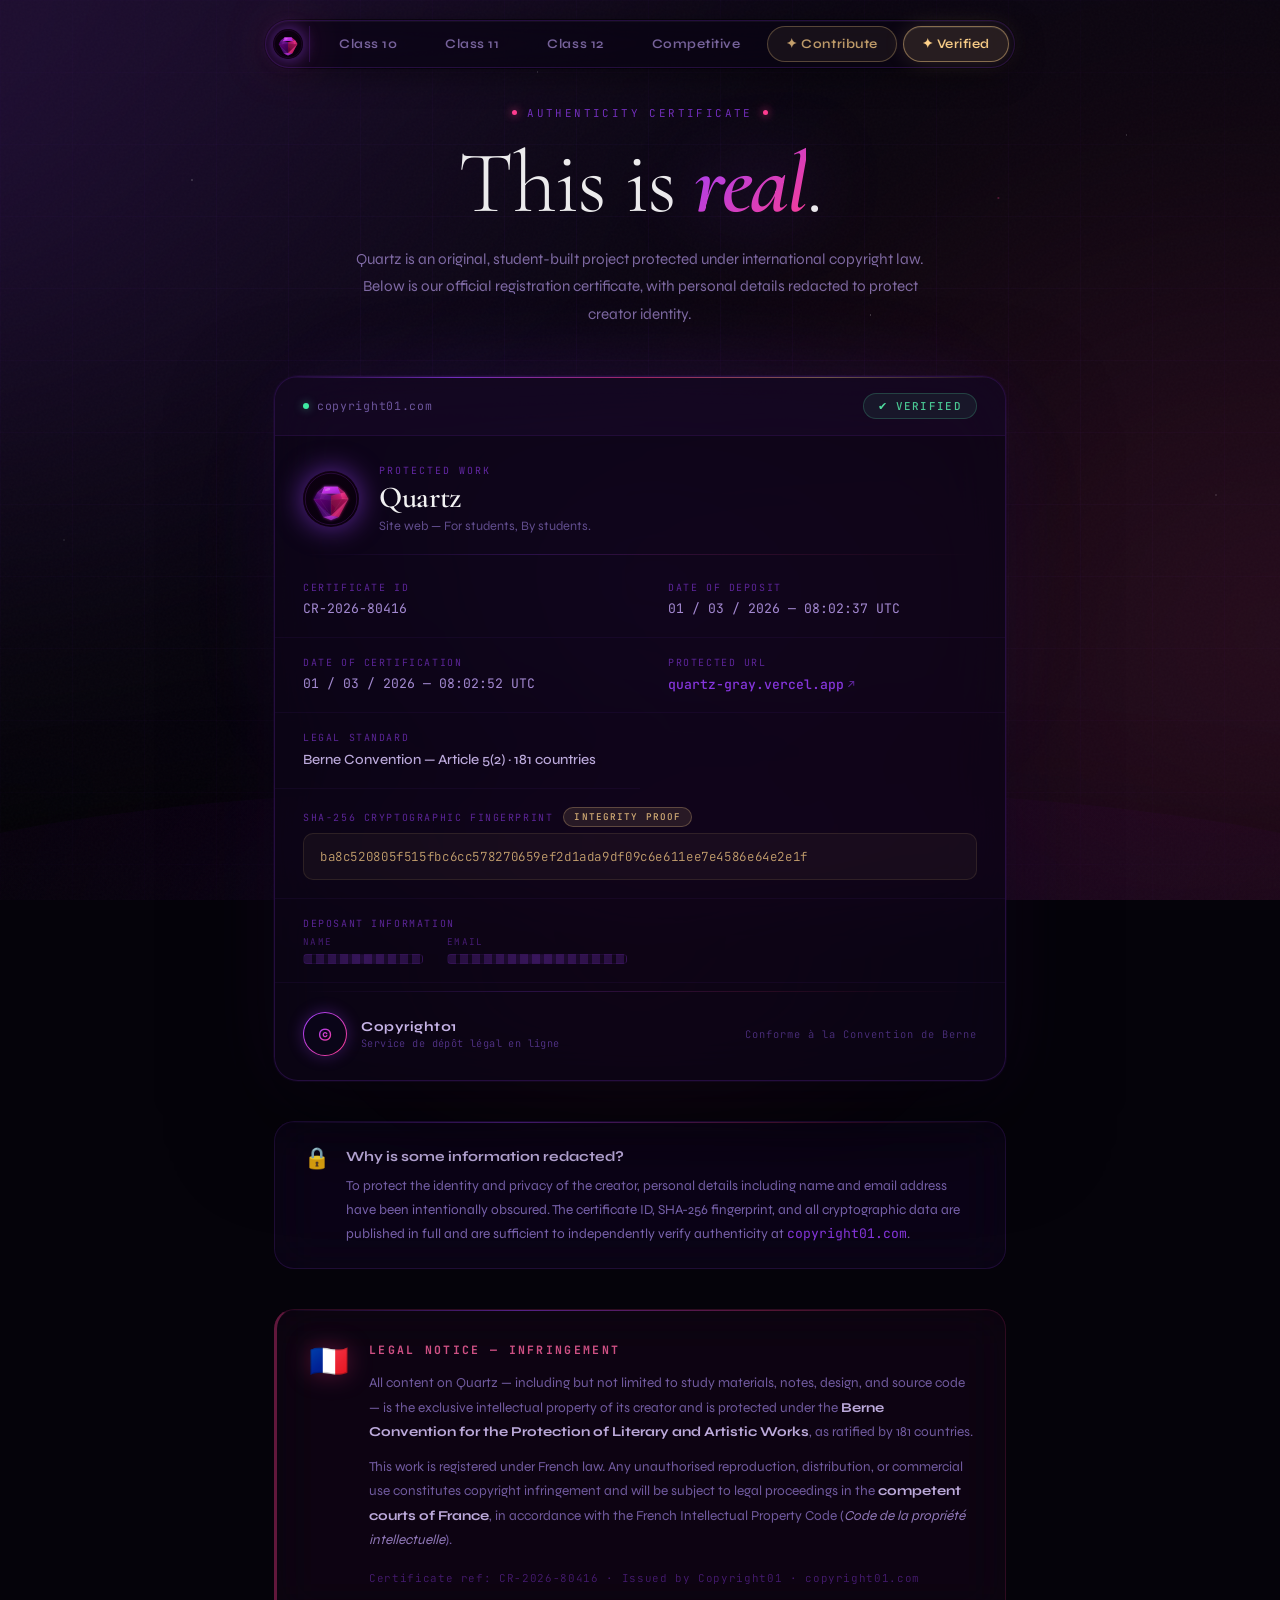
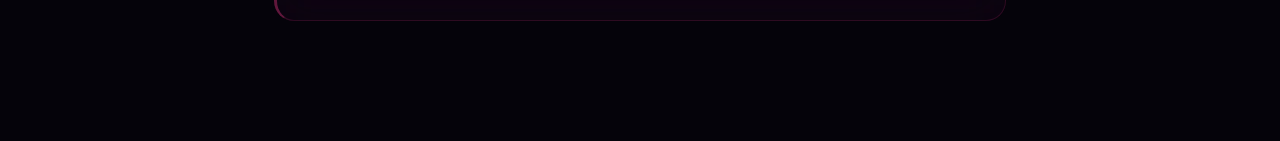
<file: verify.html>
<!DOCTYPE html>
<html lang="en">
<head>
  <meta charset="UTF-8">
  <meta name="viewport" content="width=device-width, initial-scale=1.0">
  <title>Our Authenticity</title>
  <link rel="icon" type="image/svg+xml" href="quartz-logo.svg">
  <link rel="stylesheet" href="style.css">
  <link rel="stylesheet" href="verify.css">
  <link rel="stylesheet" href="logo.css" />
  <link rel="stylesheet" href="mobile.css" />
</head>
<body>

  <!-- ── AMBIENT BACKGROUND (same as rest of site) ── -->
  <div class="aurora-bg">
    <div class="aurora-gradient"></div>
    <div class="aurora-ribbons"></div>
    <div class="stars"></div>
    <div class="wave"></div>
    <div class="hill"></div>
  </div>

    <button class="hamburger-btn" aria-label="Menu">
  <img src="quartz-logo.svg" alt="Menu" class="hamburger-logo" />
  <span class="hamburger-label">Menu</span>
</button>
<div class="nav-overlay"></div>
<nav class="mobile-nav">
  <a href="index.html" class="mobile-nav-link">Home</a>
  <a href="class10.html" class="mobile-nav-link">Class 10</a>
  <a href="class11.html" class="mobile-nav-link">Class 11</a>
  <a href="class12.html" class="mobile-nav-link">Class 12</a>
  <a href="verify.html" class="mobile-nav-link verified">Verified</a>
  <a href="contribute.html" class="mobile-nav-link">Contribute</a>
</nav>

  <!-- ── SWITCHER NAV ── -->
  <nav class="switcher">
    <a href="/" class="switcher-logo-link">
      <img src="quartz-logo.svg" class="quartz-logo quartz-logo--nav" alt="Quartz">
    </a>
    <a href="class10.html" class="switch-pill">Class 10</a>
    <a href="class11.html" class="switch-pill">Class 11</a>
    <a href="class12.html" class="switch-pill">Class 12</a>
    <a href="competitive.html" class="switch-pill">Competitive</a>
    <a href="contribute.html" class="switch-pill-verified">✦ Contribute</a>
    <a href="verify.html" class="switch-pill-verified  switch-pill-active">✦ Verified</a>
  </nav>

  <!-- ── PAGE ── -->
  <main class="verify-page">

    <!-- Hero -->
    <div class="verify-hero">
      <div class="verify-eyebrow">
        <span class="verify-dot"></span>
        Authenticity Certificate
        <span class="verify-dot"></span>
      </div>
      <h1 class="verify-headline">
        This is <em>real</em>.
      </h1>
      <p class="verify-sub">
        Quartz is an original, student-built project protected under international copyright law.
        Below is our official registration certificate, with personal details redacted to protect creator identity.
      </p>
    </div>

    <!-- Certificate card -->
    <div class="cert-wrap">

      <!-- Glow halo behind card -->
      <div class="cert-halo"></div>

      <div class="cert-card glass-card">

        <!-- Card top bar -->
        <div class="cert-topbar">
          <div class="cert-issuer">
            <span class="cert-issuer-dot"></span>
            <span>copyright01.com</span>
          </div>
          <div class="cert-status">
            <span class="cert-status-icon">✔</span>
            Verified
          </div>
        </div>

        <!-- Logo + title -->
        <div class="cert-identity">
          <img src="quartz-logo.svg" class="cert-logo" alt="Quartz">
          <div>
            <div class="cert-title-label">Protected Work</div>
            <div class="cert-title-name">Quartz</div>
            <div class="cert-title-meta">Site web — For students, By students.</div>
          </div>
        </div>

        <div class="cert-divider"></div>

        <!-- Certificate fields -->
        <div class="cert-fields">

          <div class="cert-field">
            <div class="cert-field-label">Certificate ID</div>
            <div class="cert-field-value cert-field-mono">CR-2026-80416</div>
          </div>

          <div class="cert-field">
            <div class="cert-field-label">Date of Deposit</div>
            <div class="cert-field-value cert-field-mono">01 / 03 / 2026 — 08:02:37 UTC</div>
          </div>

          <div class="cert-field">
            <div class="cert-field-label">Date of Certification</div>
            <div class="cert-field-value cert-field-mono">01 / 03 / 2026 — 08:02:52 UTC</div>
          </div>

          <div class="cert-field">
            <div class="cert-field-label">Protected URL</div>
            <div class="cert-field-value">
              <a href="https://quartz-gray.vercel.app/" target="_blank" class="cert-link">
                quartz-gray.vercel.app
                <span class="cert-link-arrow">↗</span>
              </a>
            </div>
          </div>

          <div class="cert-field">
            <div class="cert-field-label">Legal Standard</div>
            <div class="cert-field-value">Berne Convention — Article 5(2) · 181 countries</div>
          </div>

          <div class="cert-field cert-field--full">
            <div class="cert-field-label">
              SHA-256 Cryptographic Fingerprint
              <span class="cert-hash-badge">Integrity Proof</span>
            </div>
            <div class="cert-hash">
              ba8c520805f515fbc6cc578270659ef2d1ada9df09c6e611ee7e4586e64e2e1f
            </div>
          </div>

          <!-- Deposant row — redacted -->
          <div class="cert-field cert-field--full">
            <div class="cert-field-label">Deposant Information</div>
            <div class="cert-redacted-row">
              <div class="cert-redacted-block">
                <span class="cert-redacted-label">Name</span>
                <span class="cert-redacted-bar"></span>
              </div>
              <div class="cert-redacted-block">
                <span class="cert-redacted-label">Email</span>
                <span class="cert-redacted-bar cert-redacted-bar--wide"></span>
              </div>
            </div>
          </div>

        </div>

        <div class="cert-divider"></div>

        <!-- Issuer seal row -->
        <div class="cert-seal-row">
          <div class="cert-seal">
            <div class="cert-seal-ring">
              <span class="cert-seal-icon">©</span>
            </div>
            <div class="cert-seal-text">
              <strong>Copyright01</strong>
              <span>Service de dépôt légal en ligne</span>
            </div>
          </div>
          <div class="cert-berne">
            Conforme à la Convention de Berne
          </div>
        </div>

      </div><!-- /cert-card -->

    </div><!-- /cert-wrap -->

    <!-- Redaction notice -->
    <div class="verify-notice glass-card">
      <div class="verify-notice-icon">🔒</div>
      <div class="verify-notice-text">
        <strong>Why is some information redacted?</strong>
        To protect the identity and privacy of the creator, personal details including name and email address have been intentionally obscured. The certificate ID, SHA-256 fingerprint, and all cryptographic data are published in full and are sufficient to independently verify authenticity at <a href="https://copyright01.com" target="_blank" class="cert-link">copyright01.com</a>.
      </div>
    </div>

    <!-- Legal warning -->
    <div class="verify-legal">
      <div class="verify-legal-inner glass-card">
        <div class="verify-legal-flag">🇫🇷</div>
        <div class="verify-legal-body">
          <div class="verify-legal-title">Legal Notice — Infringement</div>
          <p>
            All content on Quartz — including but not limited to study materials, notes, design, and source code — is the exclusive intellectual property of its creator and is protected under the <strong>Berne Convention for the Protection of Literary and Artistic Works</strong>, as ratified by 181 countries.
          </p>
          <p>
            This work is registered under French law. Any unauthorised reproduction, distribution, or commercial use constitutes copyright infringement and will be subject to legal proceedings in the <strong>competent courts of France</strong>, in accordance with the French Intellectual Property Code (<em>Code de la propriété intellectuelle</em>).
          </p>
          <p class="verify-legal-ref">
            Certificate ref: CR-2026-80416 · Issued by Copyright01 · copyright01.com
          </p>
        </div>
      </div>
    </div>

  </main>

</body>
  <script src="hamburger.js"></script>
  <script src="responsive.js"></script>
</html>
</file>
<file: mobile.css>
/* ============================================================
   MOBILE.CSS — Quartz
   Hamburger-menu mobile overrides. Only activates ≤768px.
   Include AFTER style.css in every HTML page.
   ============================================================ */

/* ═══════════════ HIDE/SHOW NAV ELEMENTS ═══════════════ */

/* Hide hamburger + mobile nav on desktop */
.hamburger-btn,
.mobile-nav,
.nav-overlay {
  display: none;
}

@media (max-width: 768px) {
  /* Hide desktop switcher on mobile */
  .switcher {
    display: none !important;
  }

  /* ─── Hamburger Button ─── */
  .hamburger-btn {
    display: flex;
    align-items: center;
    gap: 9px;
    position: fixed;
    top: 14px;
    left: 14px;
    z-index: 1100;

    /* Glass panel matching card aesthetic */
    background: rgba(14, 6, 26, 0.82);
    backdrop-filter: blur(20px) saturate(180%);
    -webkit-backdrop-filter: blur(20px) saturate(180%);
    border: 1px solid rgba(155, 63, 255, 0.22);
    border-radius: 50px;
    padding: 8px 16px 8px 10px;
    cursor: pointer;

    /* Subtle violet glow */
    box-shadow:
      0 0 0 1px rgba(0, 0, 0, 0.4),
      0 4px 20px rgba(155, 63, 255, 0.15),
      inset 0 1px 0 rgba(155, 63, 255, 0.1);

    transition: background 0.3s cubic-bezier(0.22, 1, 0.36, 1),
                border-color 0.3s ease,
                box-shadow 0.3s ease,
                transform 0.2s ease;
  }

  /* Top shimmer line — mirrors .glass-card::before */
  .hamburger-btn::before {
    content: '';
    position: absolute;
    top: 0; left: 0; right: 0;
    height: 1px;
    border-radius: 50px 50px 0 0;
    background: linear-gradient(90deg,
      transparent,
      rgba(155, 63, 255, 0.55),
      rgba(255, 61, 143, 0.35),
      transparent);
    pointer-events: none;
  }

  .hamburger-btn:active {
    transform: scale(0.95);
    box-shadow:
      0 0 0 1px rgba(155, 63, 255, 0.2),
      0 2px 10px rgba(155, 63, 255, 0.1);
  }

  .hamburger-btn.active {
    background: rgba(20, 8, 38, 0.92);
    border-color: rgba(155, 63, 255, 0.45);
    box-shadow:
      0 0 0 1px rgba(155, 63, 255, 0.1),
      0 6px 28px rgba(155, 63, 255, 0.28),
      0 12px 40px rgba(255, 61, 143, 0.1),
      inset 0 1px 0 rgba(255, 255, 255, 0.06);
  }

  /* Animated 3-bar hamburger icon */
  .hamburger-icon {
    display: flex;
    flex-direction: column;
    justify-content: center;
    gap: 5px;
    width: 18px;
    height: 18px;
    flex-shrink: 0;
  }

  .hamburger-icon span {
    display: block;
    height: 1.5px;
    border-radius: 2px;
    background: linear-gradient(90deg, #9b3fff, #ff3d8f);
    transform-origin: center;
    transition: all 0.35s cubic-bezier(0.22, 1, 0.36, 1);
  }

  .hamburger-icon span:nth-child(2) {
    width: 70%;
    opacity: 0.7;
  }

  /* Morph to × when active */
  .hamburger-btn.active .hamburger-icon span:nth-child(1) {
    transform: translateY(6.5px) rotate(45deg);
  }
  .hamburger-btn.active .hamburger-icon span:nth-child(2) {
    opacity: 0;
    transform: scaleX(0);
  }
  .hamburger-btn.active .hamburger-icon span:nth-child(3) {
    transform: translateY(-6.5px) rotate(-45deg);
  }

  .hamburger-logo {
    width: 26px;
    height: 26px;
    border-radius: 8px;
    box-shadow: 0 0 10px rgba(155, 63, 255, 0.3);
  }

  .hamburger-label {
    font-family: 'Syne', sans-serif;
    font-size: 0.75rem;
    font-weight: 700;
    color: rgba(200, 170, 255, 0.85);
    letter-spacing: 0.1em;
    text-transform: uppercase;
  }

  /* ─── Overlay ─── */
  .nav-overlay {
    display: none;
    position: fixed;
    inset: 0;
    background: rgba(5, 3, 10, 0.7);
    backdrop-filter: blur(4px);
    -webkit-backdrop-filter: blur(4px);
    z-index: 1050;
    opacity: 0;
    transition: opacity 0.35s ease;
  }

  .nav-overlay.open {
    display: block;
    opacity: 1;
  }

  /* ─── Mobile Nav Drawer ─── */
  .mobile-nav {
    display: flex;
    flex-direction: column;
    position: fixed;
    top: 0;
    left: 0;
    width: 290px;
    max-width: 82vw;
    height: 100vh;

    /* Deep glass panel */
    background: rgba(10, 4, 20, 0.97);
    backdrop-filter: blur(32px) saturate(160%);
    -webkit-backdrop-filter: blur(32px) saturate(160%);
    border-right: 1px solid rgba(155, 63, 255, 0.12);

    z-index: 1100;
    padding: 86px 16px 40px;
    gap: 2px;

    /* Violet ambient glow on the right edge */
    box-shadow:
      4px 0 60px rgba(155, 63, 255, 0.12),
      1px 0 0 rgba(155, 63, 255, 0.08);

    transform: translateX(-105%);
    transition: transform 0.38s cubic-bezier(0.4, 0, 0.2, 1);
    overflow-y: auto;
    overflow-x: hidden;
  }

  /* Decorative aurora orb inside drawer */
  .mobile-nav::before {
    content: '';
    position: absolute;
    top: -60px;
    left: -40px;
    width: 260px;
    height: 260px;
    background: radial-gradient(ellipse,
      rgba(155, 63, 255, 0.14) 0%,
      rgba(255, 61, 143, 0.06) 50%,
      transparent 70%);
    border-radius: 50%;
    filter: blur(40px);
    pointer-events: none;
    z-index: 0;
  }

  /* Grid overlay — mirrors .aurora-ribbons */
  .mobile-nav::after {
    content: '';
    position: absolute;
    inset: 0;
    background-image:
      linear-gradient(rgba(155, 63, 255, 0.025) 1px, transparent 1px),
      linear-gradient(90deg, rgba(155, 63, 255, 0.025) 1px, transparent 1px);
    background-size: 60px 60px;
    pointer-events: none;
    z-index: 0;
    mask-image: radial-gradient(ellipse 120% 120% at 20% 20%, black 20%, transparent 80%);
  }

  .mobile-nav.open {
    transform: translateX(0);
  }

  /* Drawer section label */
  .mobile-nav-section-label {
    position: relative;
    z-index: 1;
    font-family: 'JetBrains Mono', monospace;
    font-size: 0.6rem;
    font-weight: 500;
    letter-spacing: 0.2em;
    text-transform: uppercase;
    color: rgba(155, 63, 255, 0.5);
    padding: 4px 16px 8px;
    margin-top: 8px;
  }

  /* Divider inside drawer */
  .mobile-nav-divider {
    position: relative;
    z-index: 1;
    height: 1px;
    margin: 8px 4px;
    background: linear-gradient(90deg,
      rgba(155, 63, 255, 0.2),
      rgba(255, 61, 143, 0.1),
      transparent);
    border: none;
  }

  /* Nav links */
  .mobile-nav-link {
    position: relative;
    z-index: 1;
    display: flex;
    align-items: center;
    gap: 10px;
    padding: 13px 16px;
    font-family: 'Syne', sans-serif;
    font-size: 0.92rem;
    font-weight: 600;
    color: rgba(200, 170, 255, 0.75);
    text-decoration: none;
    border-radius: 14px;
    border: 1px solid transparent;
    transition: background 0.25s ease,
                color 0.25s ease,
                border-color 0.25s ease,
                transform 0.2s ease;
    letter-spacing: 0.02em;
  }

  /* Hover state with subtle left accent line */
  .mobile-nav-link::before {
    content: '';
    position: absolute;
    left: 0; top: 20%; bottom: 20%;
    width: 2px;
    border-radius: 2px;
    background: linear-gradient(180deg, #9b3fff, #ff3d8f);
    opacity: 0;
    transition: opacity 0.25s ease;
  }

  .mobile-nav-link:hover,
  .mobile-nav-link:active {
    background: rgba(155, 63, 255, 0.08);
    border-color: rgba(155, 63, 255, 0.12);
    color: rgba(230, 210, 255, 1);
    transform: translateX(2px);
  }

  .mobile-nav-link:hover::before {
    opacity: 1;
  }

  /* Active / current page */
  .mobile-nav-link.active-page {
    background: linear-gradient(135deg,
      rgba(155, 63, 255, 0.12),
      rgba(255, 61, 143, 0.06));
    border-color: rgba(155, 63, 255, 0.2);
    color: #fff;
  }

  .mobile-nav-link.active-page::before {
    opacity: 1;
  }

  /* Verified link — gold treatment matching .switch-pill-verified */
  .mobile-nav-link.verified {
    color: rgba(255, 210, 138, 0.85);
    font-weight: 700;
    border-color: rgba(255, 210, 138, 0.12);
    background: rgba(255, 210, 138, 0.04);
  }

  .mobile-nav-link.verified::before {
    background: linear-gradient(180deg, #ffd28a, #ffaa40);
  }

  .mobile-nav-link.verified:hover {
    background: rgba(255, 210, 138, 0.1);
    border-color: rgba(255, 210, 138, 0.25);
    color: rgba(255, 210, 138, 1);
    box-shadow: 0 0 16px rgba(255, 210, 138, 0.1);
  }
}

/* ═══════════════════ LANDING PAGE ═══════════════════ */

@media (max-width: 768px) {
  .landing-container {
    align-items: flex-end;
    padding-bottom: 8vh;
    min-height: 100svh;
  }

  .landing-card {
    width: 96%;
    padding: 2.4rem 1.6rem 2rem;

    /* Elevated glow on mobile */
    box-shadow:
      0 0 0 1px rgba(155, 63, 255, 0.14),
      0 30px 80px rgba(155, 63, 255, 0.18),
      0 60px 120px rgba(255, 61, 143, 0.08),
      inset 0 0 40px rgba(155, 63, 255, 0.04);
  }

  .landing-card h1 {
    font-size: 1.65rem;
    line-height: 1.18;
  }

  .landing-card h1 strong {
    font-size: 1.05em;
    letter-spacing: -0.02em;
  }

  .quartz-logo--landing {
    width: 54px;
    height: 54px;
    margin-bottom: 0.9rem;
    border-radius: 14px;
    box-shadow: 0 0 28px rgba(155, 63, 255, 0.4);
  }

  .btn-row {
    flex-direction: column;
    gap: 0.7rem;
  }

  .btn-row .gradient-btn {
    min-width: unset;
    width: 100%;
    padding: 15px 20px;
    font-size: 0.9rem;
    /* Prevent hover lift on touch */
    transform: none !important;
  }

  .landing-eyebrow {
    font-size: 0.58rem;
    letter-spacing: 0.2em;
  }

  .landing-divider {
    width: 48px;
    margin: 1.2rem auto 1.6rem;
  }
}

/* ═══════════════════ PAGE CONTENT ═══════════════════ */

@media (max-width: 768px) {
  .page-content {
    padding: 72px 16px 100px;
  }

  .page-content h1 {
    font-size: 1.75rem;
    margin-bottom: 1.4rem;
    letter-spacing: -0.02em;
  }

  /* Keep decorative underline but narrower */
  .page-content h1::after {
    width: 52px;
    height: 2px;
    bottom: -8px;
  }

  .sort-bar {
    flex-direction: column;
    align-items: stretch;
    gap: 0.5rem;
    margin-bottom: 1.4rem;
  }

  .sort-bar select {
    min-width: unset;
    width: 100%;
    font-size: 0.8rem;
    padding: 11px 40px 11px 18px;
    border-radius: 14px;
  }

  .sort-bar label {
    font-size: 0.65rem;
    letter-spacing: 0.12em;
  }
}

/* ═══════════════════ PRODUCT GRID ═══════════════════ */

@media (max-width: 479px) {
  .product-grid {
    grid-template-columns: 1fr;
    gap: 1rem;
  }
}

@media (min-width: 480px) and (max-width: 768px) {
  .product-grid {
    grid-template-columns: repeat(2, 1fr);
    gap: 0.9rem;
  }
}

/* ═══════════════════ PRODUCT CARD ═══════════════════ */

@media (max-width: 768px) {
  /* Disable lift animation on touch — feels wrong on mobile */
  .product-card:hover {
    transform: none;
    box-shadow: 0 0 0 1px rgba(155, 63, 255, 0.08), 0 20px 60px rgba(0, 0, 0, 0.4);
  }

  /* Still show top shimmer on tap */
  .product-card:active {
    border-color: rgba(155, 63, 255, 0.28);
    box-shadow:
      0 0 0 1px rgba(155, 63, 255, 0.12),
      0 8px 30px rgba(155, 63, 255, 0.14);
  }

  .product-card:active::before {
    opacity: 1;
  }

  .product-image {
    height: auto;
    min-height: 155px;
    padding: 20px 16px 18px;
  }

  .product-image h2 {
    font-size: 1.05rem;
    line-height: 1.25;
    margin-bottom: 0.35rem;
  }

  .product-image p {
    font-size: 0.75rem;
    line-height: 1.55;
  }

  /* Tighten corner marks on small cards */
  .product-image::before,
  .product-image::after {
    width: 12px;
    height: 12px;
  }

  .product-image::before {
    top: 9px; left: 9px;
  }

  .product-image::after {
    bottom: 9px; right: 9px;
  }

  .product-info {
    padding: 12px 14px;
    flex-wrap: wrap;
    gap: 8px;
  }

  .product-actions {
    gap: 5px;
  }

  .icon-btn {
    width: 32px;
    height: 32px;
    font-size: 0.88rem;
  }

  .icon-btn:hover {
    /* No scale pop on touch */
    transform: none;
  }

  .qty-control {
    padding: 3px 6px;
    gap: 6px;
  }

  .qty-btn {
    width: 26px;
    height: 26px;
    font-size: 0.75rem;
  }

  .qty-btn:hover {
    transform: none;
  }

  .qty-num {
    font-size: 0.82rem;
    min-width: 18px;
  }

  .price-old {
    font-size: 0.72rem;
  }

  .price-new {
    font-size: 1.05rem;
  }

  .hot-badge {
    font-size: 0.6rem;
    padding: 4px 10px;
    margin-top: 0.65rem;
    gap: 4px;
  }
}

/* ═══════════════════ FLOATING CART ═══════════════════ */

@media (max-width: 768px) {
  .cart-float {
    bottom: 18px;
    right: 16px;
  }

  .cart-float a {
    padding: 12px 20px;
    font-size: 0.82rem;
    gap: 8px;
    /* Lift animation disabled on mobile */
    transition: box-shadow 0.3s ease;
  }

  .cart-float a:hover {
    transform: none;
    box-shadow:
      0 0 0 1px rgba(155, 63, 255, 0.35),
      0 10px 36px rgba(155, 63, 255, 0.3);
  }

  .cart-badge {
    width: 20px;
    height: 20px;
    font-size: 0.64rem;
  }
}

/* ═══════════════════ CART PAGE ═══════════════════ */

@media (max-width: 768px) {
  .cart-container {
    padding: 68px 14px 100px;
  }

  .cart-header {
    gap: 10px;
    margin-bottom: 1.4rem;
  }

  .cart-header h1 {
    font-size: 1.65rem;
  }

  .cart-header a {
    width: 36px;
    height: 36px;
    font-size: 1.15rem;
    border-radius: 12px;
  }

  .cart-item {
    flex-direction: column;
    align-items: flex-start;
    padding: 1rem 1.1rem;
    gap: 10px;
    border-radius: 16px;
    margin-bottom: 6px;
  }

  .cart-item-right {
    width: 100%;
    justify-content: space-between;
    gap: 0.7rem;
  }

  .cart-item-total {
    min-width: unset;
    text-align: left;
    font-size: 0.9rem;
  }

  .cart-item-name {
    font-size: 0.9rem;
  }

  .cart-item-meta {
    font-size: 0.72rem;
  }

  .remove-btn {
    width: 28px;
    height: 28px;
    font-size: 0.82rem;
    border-radius: 10px;
  }

  .bill-section {
    padding: 1.3rem 1.2rem;
    border-radius: 14px;
  }

  .bill-row {
    font-size: 0.82rem;
    padding: 7px 0;
  }

  .bill-row span:last-child {
    font-size: 0.82rem;
  }

  .bill-row.grand {
    font-size: 1rem;
    padding-top: 12px;
  }

  .bill-row.grand span:last-child {
    font-size: 1.05rem;
  }

  .email-input-row {
    flex-direction: column;
    gap: 8px;
  }

  .email-input {
    font-size: 0.88rem;
    padding: 13px 20px;
    border-radius: 14px;
  }

  .email-section label {
    font-size: 0.72rem;
    letter-spacing: 0.1em;
  }

  .email-section .helper {
    font-size: 0.75rem;
  }

  .privacy-info {
    padding: 1rem 1.1rem;
    font-size: 0.78rem;
    border-radius: 12px;
  }

  .delivery-note {
    font-size: 0.8rem;
    padding: 0.8rem 1rem;
    border-radius: 12px;
    gap: 6px;
  }

  .gradient-btn {
    padding: 14px 24px;
    font-size: 0.9rem;
  }

  .gradient-btn:hover {
    transform: none;
  }

  .btn-outline {
    padding: 13px 22px;
    font-size: 0.88rem;
  }

  .cart-actions {
    gap: 8px;
    margin-top: 1.4rem;
  }
}

/* ═══════════════════ ORDER OVERLAY ═══════════════════ */

@media (max-width: 768px) {
  .order-overlay .ol-card {
    padding: 2rem 1.4rem 1.8rem;
    width: 96%;
    border-radius: 22px;
  }

  .ol-check-wrap {
    width: 82px;
    height: 82px;
    margin-bottom: 1.2rem;
  }

  .ol-check-icon svg {
    width: 42px;
    height: 42px;
  }

  .ol-headline {
    font-size: 1.65rem !important;
    margin-bottom: 0.5rem;
  }

  .ol-sub {
    font-size: 0.8rem;
    line-height: 1.55;
  }

  /* Hide <br> tags on mobile — let text reflow naturally */
  .ol-sub br {
    display: none;
  }

  .ol-divider {
    margin: 1.2rem 0;
  }

  .ol-email-box {
    padding: 0.9rem 1rem;
    flex-direction: column;
    text-align: center;
    align-items: center;
    gap: 0.5rem;
    border-radius: 14px;
  }

  .ol-email-text strong {
    font-size: 0.82rem;
  }

  .ol-email-text span {
    font-size: 0.72rem;
  }

  .ol-email-text {
    text-align: center;
  }

  .ol-timer {
    font-size: 0.74rem;
    padding: 0.42rem 0.9rem;
    margin-top: 1rem;
  }

  .ol-redirect {
    font-size: 0.68rem;
    margin-top: 1.2rem;
  }
}

/* ═══════════════════ SEARCH ═══════════════════ */

@media (max-width: 768px) {
  .search-wrap {
    max-width: 100%;
  }

  .search-input {
    font-size: 0.85rem;
    padding: 13px 40px 13px 44px;
    border-radius: 14px;
  }

  .search-results-tag {
    font-size: 0.7rem;
    letter-spacing: 0.1em;
  }

  .search-empty-title {
    font-size: 0.92rem;
  }
}

/* ═══════════════════ CONTRIBUTE PAGE ═══════════════════ */

@media (max-width: 768px) {
  .hero {
    padding: 84px 18px 56px;
  }

  .hero-title {
    font-size: 2.1rem;
    letter-spacing: -0.02em;
    line-height: 1.1;
  }

  .hero-sub {
    font-size: 0.88rem;
    padding: 0 6px;
    line-height: 1.65;
  }

  .hero-pills {
    gap: 7px;
    flex-wrap: wrap;
    justify-content: center;
  }

  .pill {
    font-size: 0.7rem;
    padding: 7px 12px;
  }

  /* Stack value props into single column */
  .value-props {
    grid-template-columns: 1fr;
    padding: 0 16px;
    gap: 1px;
  }

  /* Round only the outer corners when stacked */
  .vp-card:first-child {
    border-radius: 16px 16px 0 0;
  }

  .vp-card:last-child {
    border-radius: 0 0 16px 16px;
  }

  .form-section {
    padding: 0 14px 90px;
  }

  .form-card {
    padding: 26px 16px;
    border-radius: 18px;
  }

  .form-grid {
    grid-template-columns: 1fr;
    gap: 1rem;
  }

  .field-group.full {
    grid-column: auto;
  }

  .submit-btn {
    padding: 16px 28px;
    font-size: 0.88rem;
    width: 100%;
  }

  .header {
    padding: 14px 18px;
  }

  /* Remove the "tag" label from header on mobile — saves space */
  .header-tag {
    display: none;
  }

  .footer {
    padding: 32px 18px;
  }
}

/* ═══════════════════ VERIFY PAGE ═══════════════════ */

@media (max-width: 768px) {
  .verify-page {
    padding: 72px 14px 84px;
    gap: 1.6rem;
  }

  .verify-headline {
    font-size: 2rem;
    line-height: 1.1;
  }

  .verify-sub {
    font-size: 0.85rem;
    padding: 0 2px;
    line-height: 1.65;
  }

  .cert-card {
    padding: 1.4rem 1rem;
    border-radius: 16px;
  }

  /* Stack identity row vertically and center */
  .cert-identity {
    flex-direction: column;
    text-align: center;
    gap: 12px;
    align-items: center;
  }

  .cert-logo {
    margin: 0 auto;
  }

  .cert-fields {
    grid-template-columns: 1fr;
    gap: 0.8rem;
  }

  .cert-field--full {
    grid-column: auto;
  }

  /* Prevent hash overflow — break at any character */
  .cert-hash {
    font-size: 0.52rem;
    word-break: break-all;
    line-height: 1.6;
    letter-spacing: 0.04em;
  }

  .cert-seal-row {
    flex-direction: column;
    align-items: flex-start;
    gap: 12px;
  }

  .cert-berne {
    text-align: left;
  }

  .verify-legal-inner {
    flex-direction: column;
    gap: 12px;
  }

  .verify-notice {
    padding: 1rem 1rem;
    flex-direction: column;
    text-align: center;
    gap: 8px;
    border-radius: 12px;
  }
}

/* ═══════════════════ WISHLIST ═══════════════════ */

@media (max-width: 768px) {
  /* Full-width drawer on mobile */
  .wish-drawer {
    width: 100vw;
    border-radius: 0;
    border-left: none;
    border-top: 1px solid rgba(155, 63, 255, 0.12);
    box-shadow:
      0 -10px 60px rgba(155, 63, 255, 0.12),
      0 -2px 0 rgba(155, 63, 255, 0.06);
  }

  /* Push wishlist float above floating cart */
  .wish-float {
    bottom: 82px;
    right: 14px;
  }

  .wish-float-btn {
    width: 42px;
    height: 42px;
    font-size: 1.1rem;
    border-radius: 14px;
    box-shadow:
      0 4px 20px rgba(155, 63, 255, 0.25),
      0 0 0 1px rgba(155, 63, 255, 0.15);
  }

  .wish-item {
    padding: 12px 14px;
    border-radius: 12px;
    gap: 8px;
  }

  .wish-item-name {
    font-size: 0.82rem;
  }

  .wish-add-cart-btn {
    font-size: 0.62rem;
    padding: 5px 10px;
    border-radius: 8px;
  }
}

/* ═══════════════════ MISC ═══════════════════ */

@media (max-width: 768px) {
  .discount-badge {
    font-size: 0.6rem;
    padding: 3px 8px;
  }

  .price-badge-row {
    gap: 5px;
  }

  /* No lift effects on touch devices */
  .glass-card-hover:hover {
    transform: none;
    box-shadow:
      0 0 0 1px rgba(155, 63, 255, 0.1),
      0 8px 24px rgba(155, 63, 255, 0.08);
  }

  /* Accessible tap feedback instead */
  .glass-card-hover:active {
    border-color: rgba(155, 63, 255, 0.25);
    box-shadow:
      0 0 0 1px rgba(155, 63, 255, 0.12),
      0 4px 16px rgba(155, 63, 255, 0.12);
  }

  /* Toast sits above floating cart */
  .toast {
    font-size: 0.8rem;
    padding: 11px 22px;
    bottom: 80px;
    max-width: 92vw;
    border-radius: 14px;
  }

  /* Reduce blur intensity on mobile — GPU expensive */
  .aurora-gradient {
    filter: blur(50px);
    opacity: 0.85;
  }

  /* Hide decorative waves — pure GPU cost on mobile */
  .wave {
    display: none;
  }

  /* Shrink hill */
  .hill {
    height: 110px;
    margin-bottom: -55px;
  }

  /* Tighten aurora grid */
  .aurora-ribbons {
    background-size: 56px 56px;
    opacity: 0.6;
  }

  /* Prevent font scaling on rotation */
  body {
    -webkit-text-size-adjust: 100%;
    -webkit-tap-highlight-color: transparent;
  }

  /* Prevent horizontal overflow */
  html,
  body {
    overflow-x: hidden;
    max-width: 100vw;
  }

  /* Tighten scrollbar on mobile WebKit */
  ::-webkit-scrollbar {
    width: 2px;
  }

  /* Respect reduced-motion for users who need it */
  @media (prefers-reduced-motion: reduce) {
    .hamburger-icon span,
    .mobile-nav,
    .nav-overlay,
    .mobile-nav-link {
      transition: none !important;
      animation: none !important;
    }
  }
}
</file>
<file: style.css>
@import url('https://fonts.googleapis.com/css2?family=Syne:wght@400;500;600;700;800&family=Cormorant+Garamond:ital,wght@0,300;0,400;0,600;1,300;1,600&family=JetBrains+Mono:wght@300;400;500&display=swap');

*, *::before, *::after { box-sizing: border-box; margin: 0; padding: 0; }

:root {
  --background: #05030a;
  --foreground: #f0eaff;
  --primary: hsl(310, 100%, 50%);
  --glow-pink: hsl(330, 100%, 55%);
  --glow-violet: hsl(268, 85%, 62%);
  --card-bg: hsl(268, 18%, 7%);
  --card-image-bg: hsl(270, 12%, 10%);
  --glass-bg: rgba(155, 63, 255, 0.04);
  --glass-border: rgba(155, 63, 255, 0.14);
  --muted-fg: rgba(200, 170, 255, 0.5);
  --price-old: hsl(340, 70%, 60%);
  --accent: hsl(155, 80%, 58%);
  --radius: 20px;

  /* Extended palette */
  --violet: #9b3fff;
  --rose: #ff3d8f;
  --gold: #ffd28a;
  --surface: rgba(155, 63, 255, 0.06);
  --border-glow: rgba(155, 63, 255, 0.4);
  --grad-main: linear-gradient(135deg, #9b3fff 0%, #ff3d8f 100%);
  --grad-text: linear-gradient(110deg, #e040ff 0%, #ff3d8f 50%, #ffd28a 100%);
}

/* ═══════════════════ BASE ═══════════════════ */

html { scroll-behavior: smooth; }

body {
  font-family: 'Syne', sans-serif;
  background: var(--background);
  color: var(--foreground);
  min-height: 100vh;
  overflow-x: hidden;
}

a { text-decoration: none; color: inherit; }

::selection { background: rgba(155, 63, 255, 0.4); color: #fff; }

/* ═══════════════════ SCROLLBAR ═══════════════════ */
::-webkit-scrollbar { width: 4px; }
::-webkit-scrollbar-track { background: var(--background); }
::-webkit-scrollbar-thumb { background: rgba(155, 63, 255, 0.35); border-radius: 2px; }
::-webkit-scrollbar-thumb:hover { background: rgba(155, 63, 255, 0.65); }

/* ═══════════════════ AURORA / BACKGROUND ═══════════════════ */

.aurora-bg {
  position: fixed;
  inset: 0;
  width: 100%;
  height: 100%;
  pointer-events: none;
  overflow: hidden;
  z-index: -2;
  background: #05030a;
}

/* Layered noise grain texture */
.aurora-bg::after {
  content: '';
  position: absolute;
  inset: 0;
  background-image: url("data:image/svg+xml,%3Csvg viewBox='0 0 512 512' xmlns='http://www.w3.org/2000/svg'%3E%3Cfilter id='n'%3E%3CfeTurbulence type='fractalNoise' baseFrequency='0.75' numOctaves='4' stitchTiles='stitch'/%3E%3C/filter%3E%3Crect width='100%25' height='100%25' filter='url(%23n)' opacity='1'/%3E%3C/svg%3E");
  opacity: 0.025;
  pointer-events: none;
}

.aurora-gradient {
  position: absolute;
  left: -50%; top: -50%;
  width: 200%; height: 200%;
  max-width: 2400px; max-height: 2400px;
  background:
    radial-gradient(ellipse 60% 50% at 20% 30%, rgba(155, 63, 255, 0.18) 0%, transparent 70%),
    radial-gradient(ellipse 50% 60% at 80% 60%, rgba(255, 61, 143, 0.14) 0%, transparent 65%),
    radial-gradient(ellipse 40% 40% at 55% 85%, rgba(120, 20, 200, 0.12) 0%, transparent 70%),
    radial-gradient(ellipse 70% 30% at 50% 10%, rgba(180, 80, 255, 0.08) 0%, transparent 80%);
  filter: blur(80px);
  animation: northern 28s linear infinite alternate;
  mix-blend-mode: screen;
}

/* Grid overlay */
.aurora-ribbons {
  position: absolute;
  inset: 0;
  background-image:
    linear-gradient(rgba(155, 63, 255, 0.035) 1px, transparent 1px),
    linear-gradient(90deg, rgba(155, 63, 255, 0.035) 1px, transparent 1px);
  background-size: 72px 72px;
  mask-image: radial-gradient(ellipse 90% 90% at 50% 50%, black 30%, transparent 100%);
}

.stars {
  position: absolute;
  inset: 0;
  z-index: -4;
  background-image:
    radial-gradient(1px 1px at 15% 20%, rgba(255,255,255,0.5) 0%, transparent 100%),
    radial-gradient(1px 1px at 42% 8%, rgba(255,255,255,0.35) 0%, transparent 100%),
    radial-gradient(1px 1px at 68% 35%, rgba(255,255,255,0.4) 0%, transparent 100%),
    radial-gradient(1px 1px at 88% 15%, rgba(255,255,255,0.3) 0%, transparent 100%),
    radial-gradient(1px 1px at 5% 60%, rgba(255,255,255,0.25) 0%, transparent 100%),
    radial-gradient(1px 1px at 30% 75%, rgba(255,255,255,0.3) 0%, transparent 100%),
    radial-gradient(1px 1px at 75% 80%, rgba(255,255,255,0.2) 0%, transparent 100%),
    radial-gradient(1px 1px at 95% 55%, rgba(255,255,255,0.35) 0%, transparent 100%),
    radial-gradient(1px 1px at 55% 92%, rgba(255,255,255,0.25) 0%, transparent 100%),
    radial-gradient(1.5px 1.5px at 22% 45%, rgba(180,100,255,0.5) 0%, transparent 100%),
    radial-gradient(1.5px 1.5px at 78% 22%, rgba(255,61,143,0.4) 0%, transparent 100%);
}

.wave {
  position: absolute;
  left: 50%; top: 50%;
  width: 100vw; height: 100vw;
  max-width: 1200px; max-height: 1200px;
  border-radius: 47%;
  background: rgba(155, 63, 255, 0.02);
  box-shadow: 0 0 60px 20px rgba(155, 63, 255, 0.015);
  opacity: 0.08;
  animation: drift 12s infinite linear;
  z-index: -3;
  pointer-events: none;
}

.hill {
  position: absolute;
  bottom: 0; left: 0;
  width: 120vw; margin-left: -10vw;
  height: 215px; margin-bottom: -100px;
  border-radius: 50%;
  background: linear-gradient(rgb(8, 0, 14), #05030a);
  box-shadow: 0 0 80px rgba(0, 0, 0, 0.8);
  z-index: -1;
}

/* ═══════════════════ GLASS CARD ═══════════════════ */

.glass-card {
  background: rgba(20, 8, 35, 0.65);
  backdrop-filter: blur(24px) saturate(160%);
  -webkit-backdrop-filter: blur(24px) saturate(160%);
  border: 1px solid var(--glass-border);
  border-radius: var(--radius);
  position: relative;
  overflow: hidden;
}

/* Subtle inner shine on top edge */
.glass-card::before {
  content: '';
  position: absolute;
  top: 0; left: 0; right: 0;
  height: 1px;
  background: linear-gradient(90deg, transparent, rgba(155, 63, 255, 0.5), rgba(255, 61, 143, 0.3), transparent);
  pointer-events: none;
}

.glass-card-hover {
  transition: all 0.4s cubic-bezier(0.22, 1, 0.36, 1);
}

.glass-card-hover:hover {
  transform: translateY(-8px);
  border-color: rgba(155, 63, 255, 0.35);
  box-shadow:
    0 0 0 1px rgba(155, 63, 255, 0.1),
    0 20px 60px rgba(155, 63, 255, 0.2),
    0 40px 120px rgba(255, 61, 143, 0.08),
    inset 0 1px 0 rgba(255, 255, 255, 0.06);
}

/* ═══════════════════ GRADIENT TEXT ═══════════════════ */

.gradient-text {
  background: var(--grad-text);
  -webkit-background-clip: text;
  background-clip: text;
  -webkit-text-fill-color: transparent;
  filter: drop-shadow(0 0 30px rgba(155, 63, 255, 0.4));
}

/* ═══════════════════ GRADIENT BUTTON ═══════════════════ */

.gradient-btn {
  display: inline-flex;
  align-items: center;
  justify-content: center;
  background: var(--grad-main);
  background-size: 200% 100%;
  background-position: 0% 50%;
  color: #fff;
  box-shadow: 0 0 0 rgba(155, 63, 255, 0);
  transition: all 0.4s cubic-bezier(0.22, 1, 0.36, 1);
  padding: 14px 32px;
  border-radius: 50px;
  border: none;
  cursor: pointer;
  font-family: 'Syne', sans-serif;
  font-size: 0.95rem;
  font-weight: 700;
  letter-spacing: 0.04em;
  text-align: center;
  position: relative;
  overflow: hidden;
}

/* Shimmer sweep on hover */
.gradient-btn::after {
  content: '';
  position: absolute;
  inset: 0;
  background: linear-gradient(105deg, transparent 40%, rgba(255,255,255,0.15) 50%, transparent 60%);
  background-size: 200% 100%;
  background-position: -100% 0;
  transition: background-position 0s;
  pointer-events: none;
}

.gradient-btn:hover {
  transform: translateY(-3px);
  background-position: 100% 50%;
  box-shadow:
    0 0 0 1px rgba(155, 63, 255, 0.2),
    0 8px 30px rgba(155, 63, 255, 0.45),
    0 20px 60px rgba(255, 61, 143, 0.2);
}

.gradient-btn:hover::after {
  background-position: 200% 0;
  transition: background-position 0.6s ease;
}

.gradient-btn:active { transform: translateY(0); }

/* ═══════════════════ LANDING ═══════════════════ */

.landing-container {
  position: relative;
  z-index: 10;
  min-height: 100vh;
  display: flex;
  align-items: center;
  justify-content: center;
}

.landing-card {
  text-align: center;
  width: 90%;
  max-width: 500px;
  padding: 3.5rem 3rem;
  animation: fadeInUp 0.9s cubic-bezier(0.22, 1, 0.36, 1);
  box-shadow:
    0 0 0 1px rgba(155, 63, 255, 0.12),
    0 40px 100px rgba(155, 63, 255, 0.15),
    0 80px 160px rgba(255, 61, 143, 0.06),
    inset 0 0 60px rgba(155, 63, 255, 0.04);
}

/* Decorative gem glow at top of landing card */
.landing-card::after {
  content: '';
  position: absolute;
  top: -40px; left: 50%;
  transform: translateX(-50%);
  width: 120px; height: 80px;
  background: radial-gradient(ellipse, rgba(155, 63, 255, 0.6) 0%, transparent 70%);
  filter: blur(20px);
  pointer-events: none;
}

.landing-card h1 {
  font-family: 'Cormorant Garamond', Georgia, serif;
  font-size: 2.2rem;
  font-weight: 300;
  font-style: italic;
  letter-spacing: 0.01em;
  line-height: 1.2;
  margin-bottom: 0.5rem;
  color: rgba(255,255,255,0.95);
}

.landing-card h1 strong {
  font-weight: 600;
  font-style: normal;
  display: block;
  font-size: 1.1em;
  background: var(--grad-text);
  -webkit-background-clip: text;
  background-clip: text;
  -webkit-text-fill-color: transparent;
  letter-spacing: -0.01em;
}

/* Eyebrow label above h1 */
.landing-eyebrow {
  display: block;
  font-family: 'JetBrains Mono', monospace;
  font-size: 0.65rem;
  letter-spacing: 0.22em;
  text-transform: uppercase;
  color: rgba(155, 63, 255, 0.7);
  margin-bottom: 1rem;
  font-weight: 400;
}

.landing-divider {
  width: 60px;
  height: 1px;
  background: linear-gradient(90deg, transparent, rgba(155,63,255,0.6), rgba(255,61,143,0.4), transparent);
  margin: 1.5rem auto 2rem;
}

.btn-row {
  display: flex;
  gap: 1rem;
  flex-wrap: wrap;
  justify-content: center;
}

.btn-row .gradient-btn {
  flex: 1;
  min-width: 140px;
}

/* ═══════════════════ SWITCHER / NAV ═══════════════════ */

.switcher {
  position: fixed;
  top: 20px;
  left: 50%;
  transform: translateX(-50%);
  z-index: 50;
  display: flex;
  gap: 6px;
  padding: 5px;
  border-radius: 50px;
  background: rgba(8, 4, 16, 0.75);
  backdrop-filter: blur(24px) saturate(200%);
  border: 1px solid rgba(155, 63, 255, 0.18);
  box-shadow:
    0 0 0 1px rgba(0,0,0,0.5),
    0 8px 30px rgba(0,0,0,0.4),
    inset 0 1px 0 rgba(255,255,255,0.04);
}

.switch-pill {
  padding: 9px 20px;
  border-radius: 25px;
  border: 1px solid transparent;
  background: transparent;
  color: rgba(200, 170, 255, 0.6);
  cursor: pointer;
  transition: all 0.3s cubic-bezier(0.22, 1, 0.36, 1);
  font-weight: 600;
  font-size: 0.82rem;
  font-family: 'Syne', sans-serif;
  letter-spacing: 0.04em;
  white-space: nowrap;
}

.switch-pill:hover {
  color: #fff;
  background: rgba(155, 63, 255, 0.15);
  border-color: rgba(155, 63, 255, 0.25);
}

.switch-pill-active {
  background: linear-gradient(135deg, rgba(155, 63, 255, 0.25), rgba(255, 61, 143, 0.15));
  color: #fff;
  border-color: rgba(155, 63, 255, 0.4);
  box-shadow:
    inset 0 1px 0 rgba(255,255,255,0.1),
    0 0 16px rgba(155, 63, 255, 0.2);
}

.switch-pill-active:hover {
  background: linear-gradient(135deg, rgba(155, 63, 255, 0.3), rgba(255, 61, 143, 0.2));
}

/* ═══════════════════ PAGE CONTENT ═══════════════════ */

.page-content {
  position: relative;
  z-index: 10;
  max-width: 1240px;
  margin: 0 auto;
  padding: 90px 28px 100px;
  animation: fadeInUp 0.8s cubic-bezier(0.22, 1, 0.36, 1);
  min-height: 100vh;
}

.page-content h1 {
  font-family: 'Cormorant Garamond', Georgia, serif;
  font-size: 2.6rem;
  font-weight: 300;
  font-style: italic;
  letter-spacing: -0.01em;
  margin-bottom: 2.5rem;
  color: rgba(255,255,255,0.9);
  position: relative;
  display: inline-block;
}

.page-content h1 em {
  font-style: normal;
  font-weight: 600;
  background: var(--grad-text);
  -webkit-background-clip: text;
  background-clip: text;
  -webkit-text-fill-color: transparent;
}

/* Decorative underline below h1 */
.page-content h1::after {
  content: '';
  position: absolute;
  bottom: -10px; left: 0;
  width: 80px; height: 2px;
  background: linear-gradient(90deg, var(--violet), var(--rose), transparent);
  border-radius: 2px;
}

/* ═══════════════════ SORT BAR ═══════════════════ */

.sort-bar {
  display: flex;
  align-items: center;
  justify-content: flex-end;
  gap: 1rem;
  margin-bottom: 2.5rem;
}

.sort-bar label {
  font-size: 0.75rem;
  font-weight: 600;
  letter-spacing: 0.1em;
  text-transform: uppercase;
  color: var(--muted-fg);
  font-family: 'JetBrains Mono', monospace;
}

.sort-bar select {
  appearance: none;
  -webkit-appearance: none;
  padding: 11px 42px 11px 20px;
  border-radius: 50px;
  background: rgba(20, 8, 35, 0.7);
  backdrop-filter: blur(16px);
  border: 1px solid rgba(155, 63, 255, 0.2);
  color: #fff;
  min-width: 200px;
  font-family: 'Syne', sans-serif;
  font-size: 0.82rem;
  font-weight: 600;
  cursor: pointer;
  outline: none;
  transition: all 0.3s ease;
  background-image: url("data:image/svg+xml,%3Csvg xmlns='http://www.w3.org/2000/svg' viewBox='0 0 24 24' fill='none' stroke='%239b3fff' stroke-width='2'%3E%3Cpolyline points='6 9 12 15 18 9'%3E%3C/polyline%3E%3C/svg%3E");
  background-repeat: no-repeat;
  background-position: right 16px center;
  background-size: 14px;
}

.sort-bar select:focus {
  border-color: rgba(155, 63, 255, 0.5);
  box-shadow: 0 0 0 3px rgba(155, 63, 255, 0.1);
}

.sort-bar select option { background: #12081e; }

.sort-bar .arrow {
  position: absolute;
  right: 16px;
  top: 50%;
  transform: translateY(-50%);
  pointer-events: none;
  font-size: 0.75rem;
  opacity: 0.8;
}

/* ═══════════════════ PRODUCT GRID ═══════════════════ */

.product-grid {
  display: grid;
  gap: 1.5rem;
  grid-template-columns: repeat(auto-fill, minmax(280px, 1fr));
}

/* ═══════════════════ PRODUCT CARD ═══════════════════ */

.product-card {
  overflow: hidden;
  transition: all 0.4s cubic-bezier(0.22, 1, 0.36, 1);
  box-shadow: 0 0 0 1px rgba(155, 63, 255, 0.08), 0 20px 60px rgba(0,0,0,0.4);
  background: rgba(14, 6, 26, 0.8);
  backdrop-filter: blur(20px);
  border: 1px solid rgba(155, 63, 255, 0.1);
  border-radius: var(--radius);
  position: relative;
  z-index: 11;
}

/* Top accent line per card */
.product-card::before {
  content: '';
  position: absolute;
  top: 0; left: 0; right: 0;
  height: 1px;
  background: linear-gradient(90deg, transparent, rgba(155, 63, 255, 0.6), rgba(255, 61, 143, 0.4), transparent);
  pointer-events: none;
  z-index: 2;
  opacity: 0;
  transition: opacity 0.4s ease;
}

.product-card:hover {
  transform: translateY(-10px) scale(1.01);
  border-color: rgba(155, 63, 255, 0.3);
  box-shadow:
    0 0 0 1px rgba(155, 63, 255, 0.15),
    0 30px 80px rgba(155, 63, 255, 0.18),
    0 60px 120px rgba(255, 61, 143, 0.06);
}

.product-card:hover::before { opacity: 1; }

.product-image {
  height: 240px;
  display: flex;
  flex-direction: column;
  align-items: center;
  justify-content: center;
  padding: 28px 24px;
  background: linear-gradient(145deg, rgba(155, 63, 255, 0.08) 0%, rgba(255, 61, 143, 0.05) 100%);
  text-align: center;
  position: relative;
  border-bottom: 1px solid rgba(155, 63, 255, 0.08);
}

/* Decorative corner marks */
.product-image::before,
.product-image::after {
  content: '';
  position: absolute;
  width: 18px; height: 18px;
  border-color: rgba(155, 63, 255, 0.3);
  border-style: solid;
}
.product-image::before {
  top: 12px; left: 12px;
  border-width: 1px 0 0 1px;
}
.product-image::after {
  bottom: 12px; right: 12px;
  border-width: 0 1px 1px 0;
}

.product-image h2 {
  font-family: 'Cormorant Garamond', Georgia, serif;
  font-size: 1.25rem;
  font-weight: 600;
  margin-bottom: 0.5rem;
  color: var(--foreground);
  line-height: 1.3;
}

.product-image p {
  font-size: 0.82rem;
  color: var(--muted-fg);
  line-height: 1.6;
  font-weight: 400;
}

.hot-badge {
  display: inline-flex;
  align-items: center;
  gap: 5px;
  margin-top: 1rem;
  padding: 5px 14px;
  border-radius: 50px;
  font-size: 0.7rem;
  font-weight: 700;
  letter-spacing: 0.08em;
  text-transform: uppercase;
  background: linear-gradient(110deg, rgba(155,63,255,0.2), rgba(255,61,143,0.2));
  border: 1px solid rgba(255, 61, 143, 0.35);
  color: #ff7ab8;
  box-shadow: 0 0 16px rgba(255, 61, 143, 0.15);
  font-family: 'JetBrains Mono', monospace;
}

.product-info {
  padding: 18px 20px;
  display: flex;
  justify-content: space-between;
  align-items: center;
  background: rgba(0,0,0,0.2);
}

.price-old {
  text-decoration: line-through;
  font-size: 0.78rem;
  color: rgba(255, 61, 143, 0.5);
  font-family: 'JetBrains Mono', monospace;
  font-weight: 300;
  display: block;
}

.price-new {
  font-size: 1.2rem;
  font-weight: 700;
  font-family: 'JetBrains Mono', monospace;
  background: linear-gradient(90deg, #e040ff, #ff3d8f);
  -webkit-background-clip: text;
  background-clip: text;
  -webkit-text-fill-color: transparent;
  display: block;
}

.product-actions {
  display: flex;
  align-items: center;
  gap: 8px;
}

.icon-btn {
  background: rgba(155, 63, 255, 0.08);
  border: 1px solid rgba(155, 63, 255, 0.15);
  border-radius: 50%;
  width: 36px; height: 36px;
  color: rgba(200, 170, 255, 0.6);
  font-size: 1rem;
  cursor: pointer;
  transition: all 0.3s cubic-bezier(0.22, 1, 0.36, 1);
  display: flex;
  align-items: center;
  justify-content: center;
}

.icon-btn:hover {
  color: var(--primary);
  border-color: rgba(155, 63, 255, 0.5);
  background: rgba(155, 63, 255, 0.15);
  transform: scale(1.12);
  box-shadow: 0 0 16px rgba(155, 63, 255, 0.25);
}

.qty-control {
  display: flex;
  align-items: center;
  gap: 8px;
  padding: 4px 8px;
  border-radius: 50px;
  background: rgba(20, 8, 35, 0.8);
  backdrop-filter: blur(12px);
  border: 1px solid rgba(155, 63, 255, 0.2);
}

.qty-btn {
  width: 26px; height: 26px;
  border-radius: 50%;
  display: flex;
  align-items: center;
  justify-content: center;
  background: linear-gradient(135deg, var(--violet), var(--rose));
  color: #fff;
  border: none;
  cursor: pointer;
  font-size: 0.8rem;
  font-weight: 700;
  transition: all 0.25s ease;
  box-shadow: 0 0 10px rgba(155, 63, 255, 0.3);
}

.qty-btn:hover {
  transform: scale(1.1);
  box-shadow: 0 0 18px rgba(155, 63, 255, 0.5);
}

.qty-num {
  font-size: 0.85rem;
  font-weight: 700;
  min-width: 20px;
  text-align: center;
  font-family: 'JetBrains Mono', monospace;
  color: #fff;
}

/* ═══════════════════ FLOATING CART ═══════════════════ */

.cart-float {
  position: fixed;
  bottom: 28px;
  right: 28px;
  z-index: 50;
}

.cart-float a {
  display: flex;
  align-items: center;
  gap: 10px;
  padding: 15px 26px;
  border-radius: 50px;
  background: linear-gradient(135deg, rgba(155, 63, 255, 0.9), rgba(255, 61, 143, 0.85));
  color: #fff;
  font-weight: 700;
  font-size: 0.88rem;
  letter-spacing: 0.04em;
  font-family: 'Syne', sans-serif;
  box-shadow:
    0 0 0 1px rgba(155, 63, 255, 0.3),
    0 10px 40px rgba(155, 63, 255, 0.35),
    0 20px 60px rgba(255, 61, 143, 0.15),
    inset 0 1px 0 rgba(255,255,255,0.15);
  transition: all 0.4s cubic-bezier(0.22, 1, 0.36, 1);
  position: relative;
  overflow: hidden;
}

.cart-float a::before {
  content: '';
  position: absolute;
  inset: 0;
  background: linear-gradient(105deg, transparent 40%, rgba(255,255,255,0.12) 50%, transparent 60%);
  background-size: 200% 100%;
  background-position: -100% 0;
  transition: background-position 0s;
}

.cart-float a:hover {
  transform: translateY(-5px) scale(1.02);
  box-shadow:
    0 0 0 1px rgba(155, 63, 255, 0.4),
    0 15px 50px rgba(155, 63, 255, 0.5),
    0 30px 80px rgba(255, 61, 143, 0.2);
}

.cart-float a:hover::before {
  background-position: 200% 0;
  transition: background-position 0.6s ease;
}

.cart-badge {
  background: rgba(255,255,255,0.95);
  color: #1a0030;
  font-size: 0.7rem;
  font-weight: 800;
  width: 22px; height: 22px;
  border-radius: 50%;
  display: flex;
  align-items: center;
  justify-content: center;
  font-family: 'Syne', sans-serif;
  box-shadow: 0 2px 8px rgba(0,0,0,0.3);
}

/* ═══════════════════ CART PAGE ═══════════════════ */

.cart-container {
  position: relative;
  z-index: 10;
  max-width: 740px;
  margin: 0 auto;
  padding: 80px 24px 100px;
  animation: fadeInUp 0.8s cubic-bezier(0.22, 1, 0.36, 1);
}

.cart-header {
  display: flex;
  align-items: center;
  gap: 14px;
  margin-bottom: 2.5rem;
}

.cart-header a {
  font-size: 1.4rem;
  color: rgba(200, 170, 255, 0.6);
  transition: all 0.3s ease;
  width: 40px; height: 40px;
  border-radius: 50%;
  border: 1px solid rgba(155, 63, 255, 0.2);
  background: rgba(155, 63, 255, 0.06);
  display: flex;
  align-items: center;
  justify-content: center;
}

.cart-header a:hover {
  color: var(--violet);
  border-color: rgba(155, 63, 255, 0.5);
  background: rgba(155, 63, 255, 0.12);
  box-shadow: 0 0 16px rgba(155, 63, 255, 0.2);
}

.cart-header h1 {
  font-family: 'Cormorant Garamond', Georgia, serif;
  font-size: 2.2rem;
  font-weight: 300;
  font-style: italic;
  letter-spacing: -0.01em;
  color: rgba(255,255,255,0.92);
}

.cart-empty {
  text-align: center;
  padding: 5rem 2rem;
}

.cart-empty p {
  color: var(--muted-fg);
  margin: 1rem 0 2.5rem;
  font-size: 1rem;
  line-height: 1.7;
}

.cart-items { display: flex; flex-direction: column; gap: 1px; }

.cart-item {
  display: flex;
  align-items: center;
  justify-content: space-between;
  padding: 1.2rem 1.5rem;
  background: rgba(14, 6, 26, 0.7);
  border: 1px solid rgba(155, 63, 255, 0.1);
  transition: border-color 0.3s ease;
  border-radius: 14px;
  margin-bottom: 8px;
}

.cart-item:hover {
  border-color: rgba(155, 63, 255, 0.22);
}

.cart-item-left { display: flex; flex-direction: column; gap: 3px; }

.cart-item-name {
  font-weight: 700;
  font-size: 0.95rem;
  color: rgba(255,255,255,0.9);
}

.cart-item-meta {
  font-size: 0.78rem;
  color: var(--muted-fg);
  font-family: 'JetBrains Mono', monospace;
  font-weight: 300;
}

.cart-item-right { display: flex; align-items: center; gap: 1rem; }

.cart-item-total {
  font-weight: 700;
  min-width: 80px;
  text-align: right;
  font-family: 'JetBrains Mono', monospace;
  color: #e040ff;
  font-size: 1rem;
}

.remove-btn {
  background: rgba(255, 61, 143, 0.06);
  border: 1px solid rgba(255, 61, 143, 0.15);
  border-radius: 50%;
  width: 30px; height: 30px;
  display: flex;
  align-items: center;
  justify-content: center;
  color: rgba(255, 100, 160, 0.6);
  cursor: pointer;
  font-size: 0.9rem;
  transition: all 0.3s ease;
}

.remove-btn:hover {
  background: rgba(255, 61, 143, 0.15);
  border-color: rgba(255, 61, 143, 0.4);
  color: var(--rose);
  box-shadow: 0 0 14px rgba(255, 61, 143, 0.2);
}

/* ═══════════════════ DELIVERY NOTE ═══════════════════ */

.delivery-note {
  text-align: center;
  padding: 1rem 1.5rem;
  margin: 1.5rem 0;
  color: var(--accent);
  font-weight: 600;
  font-size: 0.88rem;
  letter-spacing: 0.03em;
  border-radius: 14px;
  background: rgba(80, 220, 160, 0.05);
  border: 1px solid rgba(80, 220, 160, 0.18);
  display: flex;
  align-items: center;
  justify-content: center;
  gap: 8px;
}

/* ═══════════════════ BILL ═══════════════════ */

.bill-section {
  padding: 1.8rem 2rem;
  margin: 1.5rem 0;
  border-radius: 16px;
  background: rgba(14, 6, 26, 0.7);
  border: 1px solid rgba(155, 63, 255, 0.12);
}

.bill-row {
  display: flex;
  justify-content: space-between;
  padding: 9px 0;
  font-size: 0.9rem;
  color: rgba(200, 170, 255, 0.75);
  font-weight: 500;
}

.bill-row span:last-child {
  font-family: 'JetBrains Mono', monospace;
  font-size: 0.88rem;
  font-weight: 400;
}

.bill-row.savings {
  color: var(--accent);
}

.bill-row.savings span:last-child {
  color: var(--accent);
  font-weight: 600;
}

.bill-divider {
  border: none;
  border-top: 1px solid rgba(155, 63, 255, 0.1);
  margin: 10px 0;
}

.bill-row.grand {
  font-size: 1.15rem;
  font-weight: 700;
  padding-top: 14px;
  color: rgba(255,255,255,0.95);
}

.bill-row.grand span:last-child {
  font-family: 'JetBrains Mono', monospace;
  font-size: 1.2rem;
  background: var(--grad-text);
  -webkit-background-clip: text;
  background-clip: text;
  -webkit-text-fill-color: transparent;
  font-weight: 600;
}

/* ═══════════════════ EMAIL ═══════════════════ */

.email-section { margin: 1.5rem 0; }

.email-section label {
  display: block;
  font-weight: 700;
  font-size: 0.82rem;
  letter-spacing: 0.1em;
  text-transform: uppercase;
  margin-bottom: 6px;
  color: rgba(200, 170, 255, 0.8);
  font-family: 'JetBrains Mono', monospace;
}

.email-section .helper {
  font-size: 0.78rem;
  color: var(--muted-fg);
  margin-bottom: 1rem;
  line-height: 1.5;
}

.email-input-row { display: flex; gap: 10px; }

.email-input {
  flex: 1;
  padding: 14px 22px;
  border-radius: 50px;
  border: 1px solid rgba(155, 63, 255, 0.2);
  background: rgba(14, 6, 26, 0.8);
  backdrop-filter: blur(16px);
  color: #fff;
  font-family: 'Syne', sans-serif;
  font-size: 0.92rem;
  font-weight: 500;
  outline: none;
  transition: all 0.3s ease;
}

.email-input::placeholder { color: rgba(155, 63, 255, 0.35); }

.email-input:focus {
  border-color: rgba(155, 63, 255, 0.55);
  background: rgba(20, 8, 35, 0.9);
  box-shadow: 0 0 0 3px rgba(155, 63, 255, 0.1), 0 0 20px rgba(155, 63, 255, 0.08);
}

.email-input.invalid {
  border-color: rgba(255, 61, 143, 0.55);
  box-shadow: 0 0 0 3px rgba(255, 61, 143, 0.1);
}

.email-error {
  color: var(--rose);
  font-size: 0.78rem;
  font-family: 'JetBrains Mono', monospace;
  margin-top: 8px;
  display: none;
  opacity: 0.85;
}

/* ═══════════════════ PRIVACY ═══════════════════ */

.privacy-info {
  padding: 1.4rem 1.6rem;
  margin: 1.5rem 0;
  font-size: 0.83rem;
  color: rgba(180, 150, 230, 0.6);
  line-height: 1.7;
  border-radius: 14px;
  background: rgba(155, 63, 255, 0.04);
  border: 1px solid rgba(155, 63, 255, 0.1);
  border-left: 3px solid rgba(155, 63, 255, 0.4);
}

.privacy-info strong { color: rgba(220, 200, 255, 0.85); }

/* ═══════════════════ CART ACTIONS ═══════════════════ */

.cart-actions {
  display: flex;
  flex-direction: column;
  gap: 10px;
  margin-top: 2rem;
}

.btn-outline {
  padding: 15px 28px;
  border-radius: 50px;
  border: 1px solid rgba(155, 63, 255, 0.25);
  background: transparent;
  color: rgba(200, 170, 255, 0.8);
  font-family: 'Syne', sans-serif;
  font-size: 0.92rem;
  font-weight: 600;
  cursor: pointer;
  transition: all 0.3s cubic-bezier(0.22, 1, 0.36, 1);
  letter-spacing: 0.02em;
}

.btn-outline:hover {
  background: rgba(155, 63, 255, 0.08);
  border-color: rgba(155, 63, 255, 0.4);
  color: rgba(220, 190, 255, 1);
}

.btn-danger {
  border-color: rgba(255, 61, 143, 0.25);
  color: rgba(255, 100, 160, 0.7);
}

.btn-danger:hover {
  background: rgba(255, 61, 143, 0.07);
  border-color: rgba(255, 61, 143, 0.4);
  color: var(--rose-soft, #ff7ab8);
}

/* ═══════════════════ TOAST ═══════════════════ */

.toast {
  position: fixed;
  bottom: 28px;
  left: 50%;
  transform: translateX(-50%) translateY(100px);
  padding: 13px 26px;
  border-radius: 50px;
  background: rgba(20, 8, 35, 0.95);
  backdrop-filter: blur(24px);
  border: 1px solid rgba(155, 63, 255, 0.3);
  color: #fff;
  font-family: 'Syne', sans-serif;
  font-size: 0.88rem;
  font-weight: 600;
  z-index: 10000;
  opacity: 0;
  transition: all 0.35s cubic-bezier(0.22, 1, 0.36, 1);
  pointer-events: none;
  box-shadow: 0 8px 30px rgba(0,0,0,0.5), 0 0 20px rgba(155, 63, 255, 0.15);
  white-space: nowrap;
}

.toast.show {
  transform: translateX(-50%) translateY(0);
  opacity: 1;
}

/* ═══════════════════ ANIMATIONS ═══════════════════ */

@keyframes drift {
  0% { transform: translate(-50%, -50%) rotate(0deg); }
  50% { transform: translate(-50%, -50%) rotate(180deg); }
  100% { transform: translate(-50%, -50%) rotate(360deg); }
}

@keyframes topup {
  0%, 100% { transform: translateY(30px); }
  50% { transform: translateY(100px); }
}

@keyframes northern {
  0% { transform: translate(5%, -2%); }
  25% { transform: translate(10%, 7%); }
  40% { transform: rotate(-10deg); }
  60% { transform: translate(7%, -2%); }
  85% { transform: translate(6%, 3%) rotate(12deg); }
  100% { transform: none; }
}

@keyframes fadeInUp {
  from { opacity: 0; transform: translateY(24px); }
  to { opacity: 1; transform: translateY(0); }
}

@media (prefers-reduced-motion: reduce) {
  * { animation: none !important; transition: none !important; }
}


/* ══════════ ORDER PLACED OVERLAY / POPUP ══════════ */

.order-overlay {
  position: fixed;
  inset: 0;
  z-index: 9999;
  display: flex;
  align-items: center;
  justify-content: center;
  background: rgba(5, 3, 10, 0.88);
  backdrop-filter: blur(20px);
  -webkit-backdrop-filter: blur(20px);
  opacity: 0;
  pointer-events: none;
  transition: opacity 0.4s ease;
}
.order-overlay.visible {
  opacity: 1;
  pointer-events: auto;
}

/* orbs behind popup */
.order-overlay .ol-bg {
  position: absolute; inset: 0; overflow: hidden; pointer-events: none;
}
.order-overlay .ol-orb {
  position: absolute; border-radius: 50%; filter: blur(80px); opacity: 0.55;
  animation: olDrift 8s ease-in-out infinite alternate;
}
.order-overlay .ol-orb:nth-child(1){width:420px;height:420px;background:radial-gradient(circle,#b96eff,transparent 70%);top:-120px;left:-80px;animation-duration:9s;}
.order-overlay .ol-orb:nth-child(2){width:340px;height:340px;background:radial-gradient(circle,#ff3fa4,transparent 70%);bottom:-80px;right:-60px;animation-duration:11s;animation-delay:-3s;}
.order-overlay .ol-orb:nth-child(3){width:240px;height:240px;background:radial-gradient(circle,#ff6ec7,transparent 70%);top:40%;left:55%;animation-duration:7s;animation-delay:-1s;}
@keyframes olDrift { from{transform:translate(0,0) scale(1);} to{transform:translate(20px,30px) scale(1.06);} }

/* card */
.order-overlay .ol-card {
  position: relative; z-index: 2;
  background: rgba(14, 6, 26, 0.85);
  border: 1px solid rgba(155,63,255,0.2);
  backdrop-filter: blur(32px) saturate(160%);
  -webkit-backdrop-filter: blur(32px) saturate(160%);
  border-radius: 28px;
  padding: 2.8rem 2.4rem 2.4rem;
  max-width: 480px; width: 92%;
  text-align: center;
  box-shadow:
    0 0 0 1px rgba(185,110,255,0.08),
    0 8px 60px rgba(155,63,255,0.2),
    0 2px 8px rgba(0,0,0,0.6),
    inset 0 1px 0 rgba(155,63,255,0.15);
  opacity: 0;
  transform: translateY(40px) scale(0.96);
  animation: none;
}
.order-overlay.visible .ol-card {
  animation: olCardIn 0.9s cubic-bezier(0.22,1,0.36,1) 0.15s forwards;
}
@keyframes olCardIn { to { opacity:1; transform:translateY(0) scale(1); } }

/* checkmark */
.ol-check-wrap { position:relative;width:100px;height:100px;margin:0 auto 1.6rem; }
.ol-check-ring {
  position:absolute;inset:0;border-radius:50%;
  border:3px solid transparent;
  background:
    linear-gradient(#0d0010,#0d0010) padding-box,
    linear-gradient(135deg,#ff6ec7,#b96eff) border-box;
  transform:scale(0);opacity:0;
}
.order-overlay.visible .ol-check-ring {
  animation: olRingPop 0.6s cubic-bezier(0.34,1.56,0.64,1) 0.6s both;
}
@keyframes olRingPop { from{transform:scale(0);opacity:0;} to{transform:scale(1);opacity:1;} }

.ol-check-glow {
  position:absolute;inset:-8px;border-radius:50%;
  background:radial-gradient(circle,rgba(155,63,255,0.4) 0%,transparent 70%);
  opacity:0;
}
.order-overlay.visible .ol-check-glow {
  animation: olGlowPulse 2.5s ease-in-out 1.1s infinite;
}
@keyframes olGlowPulse { 0%,100%{opacity:0.6;transform:scale(1);} 50%{opacity:1;transform:scale(1.15);} }

.ol-check-icon { position:absolute;inset:0;display:flex;align-items:center;justify-content:center; }
.ol-check-icon svg { width:48px;height:48px;overflow:visible; }
.ol-check-path {
  stroke:url(#olCheckGrad);stroke-width:5;stroke-linecap:round;stroke-linejoin:round;fill:none;
  stroke-dasharray:80;stroke-dashoffset:80;
}
.order-overlay.visible .ol-check-path {
  animation: olDrawCheck 0.6s ease 1.1s forwards;
}
@keyframes olDrawCheck { to{stroke-dashoffset:0;} }

/* burst stars */
.ol-burst { position:absolute;inset:0;pointer-events:none; }
.ol-star {
  position:absolute;top:50%;left:50%;width:6px;height:6px;border-radius:50%;
  background:#ff6ec7;opacity:0;
}
.order-overlay.visible .ol-star { animation: olStarBurst 0.7s ease-out 1.3s forwards; }
.order-overlay.visible .ol-star:nth-child(2){background:#b96eff;animation-delay:1.35s;}
.order-overlay.visible .ol-star:nth-child(3){background:#fff;animation-delay:1.4s;}
.order-overlay.visible .ol-star:nth-child(4){background:#ff3fa4;animation-delay:1.32s;}
.order-overlay.visible .ol-star:nth-child(5){background:#b96eff;animation-delay:1.38s;}
.order-overlay.visible .ol-star:nth-child(6){background:#ff6ec7;animation-delay:1.42s;}
@keyframes olStarBurst {
  0%{opacity:1;transform:translate(-50%,-50%) translate(0,0) scale(1);}
  100%{opacity:0;transform:translate(-50%,-50%) var(--tx) scale(0.2);}
}
.ol-star:nth-child(1){--tx:translate(45px,-50px);}
.ol-star:nth-child(2){--tx:translate(-55px,-35px);}
.ol-star:nth-child(3){--tx:translate(60px,18px);}
.ol-star:nth-child(4){--tx:translate(-40px,50px);}
.ol-star:nth-child(5){--tx:translate(12px,60px);}
.ol-star:nth-child(6){--tx:translate(-65px,8px);}

/* text */
.ol-headline {
  font-family:'Cormorant Garamond',Georgia,serif;
  font-size:clamp(1.8rem,4.5vw,2.4rem);font-weight:600;line-height:1.1;
  font-style: italic;
  background:linear-gradient(135deg,#fff 10%,#e040ff 50%,#ff3d8f 90%);
  -webkit-background-clip:text;-webkit-text-fill-color:transparent;background-clip:text;
  margin-bottom:0.6rem;opacity:0;
}
.order-overlay.visible .ol-headline { animation:fadeUp 0.7s ease 1.5s forwards; }

.ol-sub {
  font-family:'Syne',sans-serif;
  font-size:0.88rem;color:rgba(200,170,255,0.6);font-weight:400;line-height:1.6;opacity:0;
}
.order-overlay.visible .ol-sub { animation:fadeUp 0.7s ease 1.7s forwards; }

.ol-divider {
  height:1px;
  background:linear-gradient(90deg,transparent,rgba(155,63,255,0.25),rgba(255,61,143,0.15),transparent);
  margin:1.6rem 0;opacity:0;
}
.order-overlay.visible .ol-divider { animation:fadeIn 0.5s ease 1.9s forwards; }

/* email box */
.ol-email-box {
  background:rgba(155,63,255,0.07);border:1px solid rgba(155,63,255,0.2);
  border-radius:16px;padding:1rem 1.2rem;display:flex;align-items:center;gap:0.8rem;opacity:0;
}
.order-overlay.visible .ol-email-box { animation:fadeUp 0.7s ease 2s forwards; }
.ol-email-icon { font-size:1.6rem;flex-shrink:0; }
.order-overlay.visible .ol-email-icon { animation:wobble 2s ease 2.7s infinite; }
.ol-email-text { text-align:left;font-family:'Syne',sans-serif; }
.ol-email-text strong { display:block;font-size:0.85rem;color:#fff;margin-bottom:0.15rem; }
.ol-email-text span { font-size:0.75rem;color:rgba(200,170,255,0.5); }

/* timer badge */
.ol-timer {
  display:inline-flex;align-items:center;gap:0.5rem;
  background:linear-gradient(135deg,rgba(155,63,255,0.12),rgba(255,61,143,0.1));
  border:1px solid rgba(155,63,255,0.25);border-radius:99px;
  padding:0.5rem 1rem;font-size:0.8rem;color:rgba(200,150,255,0.9);font-weight:600;
  margin-top:1.2rem;opacity:0;
  font-family:'JetBrains Mono',monospace;
}
.order-overlay.visible .ol-timer { animation:fadeIn 0.6s ease 2.3s forwards; }
.ol-timer .ol-dot {
  width:7px;height:7px;border-radius:50%;background:#9b3fff;
  animation:blink 1.2s ease-in-out infinite;
  box-shadow: 0 0 8px rgba(155,63,255,0.6);
}

/* redirect note */
.ol-redirect {
  font-family:'Syne',sans-serif;
  font-size:0.75rem;color:rgba(200,170,255,0.3);margin-top:1.4rem;opacity:0;
}
.order-overlay.visible .ol-redirect { animation:fadeIn 0.6s ease 2.6s forwards; }

@keyframes fadeUp {
  from { opacity: 0; transform: translateY(16px); }
  to   { opacity: 1; transform: translateY(0); }
}

@keyframes fadeIn {
  from { opacity: 0; }
  to   { opacity: 1; }
}

@keyframes wobble {
  0%, 100% { transform: rotate(0deg); }
  20%       { transform: rotate(-12deg); }
  40%       { transform: rotate(12deg); }
  60%       { transform: rotate(-8deg); }
  80%       { transform: rotate(8deg); }
}

@keyframes blink {
  0%, 100% { opacity: 1; }
  50%       { opacity: 0.2; }
}

/* ═══════════════════ CONTRIBUTE.CSS OVERRIDES ═══════════════════ */
/* Keeping contribute.css mostly intact but aligning shared elements */

/* The contribute page uses its own font import, but we unify key overrides */
.header .logo-text,
.footer-logo {
  font-family: 'Syne', sans-serif !important;
}


/* ============================================================
   SWITCHER-VERIFIED-PATCH.CSS
   Add to style.css — styles the ✦ Verified pill in the switcher
   ============================================================ */

/* The verified pill gets a special gold-tinted treatment */
.switch-pill-verified {
  padding: 9px 18px;
  border-radius: 25px;
  border: 1px solid rgba(255, 210, 138, 0.28);
  background: rgba(255, 210, 138, 0.06);
  color: rgba(255, 210, 138, 0.75);
  cursor: pointer;
  transition: all 0.3s cubic-bezier(0.22, 1, 0.36, 1);
  font-weight: 600;
  font-size: 0.82rem;
  font-family: 'Syne', sans-serif;
  letter-spacing: 0.04em;
  white-space: nowrap;
  text-decoration: none;
  display: flex;
  align-items: center;
  gap: 6px;
}

.switch-pill-verified:hover {
  background: rgba(255, 210, 138, 0.12);
  border-color: rgba(255, 210, 138, 0.5);
  color: rgba(255, 210, 138, 1);
  box-shadow: 0 0 16px rgba(255, 210, 138, 0.15);
}

/* When on the verify page itself, show it as active */
.switch-pill-verified.switch-pill-active {
  background: rgba(255, 210, 138, 0.12);
  border-color: rgba(255, 210, 138, 0.45);
  color: rgba(255, 210, 138, 1);
  box-shadow:
    inset 0 1px 0 rgba(255,255,255,0.08),
    0 0 20px rgba(255, 210, 138, 0.15);
}
</file>
<file: logo.css>
/* ============================================================
   LOGO INTEGRATION — quartz-logo.svg
   Drop these styles into your existing style.css / contribute.css
   ============================================================ */

/* ── 1. SHARED BASE ─────────────────────────────────────────
   Used everywhere the logo appears.
   The <img> tag should be:
     <img src="quartz-logo.svg" class="quartz-logo" alt="Quartz">
   ─────────────────────────────────────────────────────────── */

.quartz-logo {
  display: block;
  object-fit: contain;
  flex-shrink: 0;
  /* Gentle idle rotation + subtle glow pulse */
  animation: logo-idle 6s ease-in-out infinite alternate;
  filter:
    drop-shadow(0 0 8px rgba(155, 63, 255, 0.55))
    drop-shadow(0 0 24px rgba(255, 61, 143, 0.25));
  transition: filter 0.4s ease, transform 0.4s cubic-bezier(0.22, 1, 0.36, 1);
}

.quartz-logo:hover {
  filter:
    drop-shadow(0 0 14px rgba(155, 63, 255, 0.85))
    drop-shadow(0 0 40px rgba(255, 61, 143, 0.45))
    drop-shadow(0 0 80px rgba(155, 63, 255, 0.2));
  transform: scale(1.08) rotate(-4deg);
}

@keyframes logo-idle {
  0%   { filter: drop-shadow(0 0 6px rgba(155,63,255,0.5))  drop-shadow(0 0 20px rgba(255,61,143,0.2)); }
  50%  { filter: drop-shadow(0 0 12px rgba(224,64,255,0.7)) drop-shadow(0 0 36px rgba(255,61,143,0.35)); }
  100% { filter: drop-shadow(0 0 8px rgba(155,63,255,0.55)) drop-shadow(0 0 28px rgba(255,61,143,0.28)); }
}


/* ── 2. SWITCHER / TOP NAV ──────────────────────────────────
   Add this inside .switcher, BEFORE the pills:
     <a href="/" class="switcher-logo-link">
       <img src="quartz-logo.svg" class="quartz-logo quartz-logo--nav" alt="Quartz">
     </a>
   ─────────────────────────────────────────────────────────── */

.switcher-logo-link {
  display: flex;
  align-items: center;
  padding: 0 6px 0 2px;
  border-right: 1px solid rgba(155, 63, 255, 0.18);
  margin-right: 2px;
}

.quartz-logo--nav {
  width: 30px;
  height: 30px;
  /* Slightly calmer pulse at nav scale */
  animation-duration: 8s;
}


/* ── 3. LANDING CARD ────────────────────────────────────────
   Add this ABOVE the <h1> inside .landing-card:
     <img src="quartz-logo.svg" class="quartz-logo quartz-logo--landing" alt="Quartz">
   ─────────────────────────────────────────────────────────── */

.quartz-logo--landing {
  width: 72px;
  height: 72px;
  margin: 0 auto 1.4rem;
  /* Slower, more majestic pulse on the hero */
  animation-duration: 10s;
}


/* ── 4. CART PAGE HEADER ────────────────────────────────────
   Add this BEFORE the <h1> inside .cart-header:
     <img src="quartz-logo.svg" class="quartz-logo quartz-logo--cart-header" alt="Quartz">
   ─────────────────────────────────────────────────────────── */

.quartz-logo--cart-header {
  width: 36px;
  height: 36px;
  margin-right: 4px;
  animation-duration: 7s;
  animation-delay: -2s;
}


/* ── 5. CONTRIBUTE PAGE HEADER ──────────────────────────────
   Replace the existing .logo-mark emoji/text with:
     <img src="quartz-logo.svg" class="quartz-logo quartz-logo--header" alt="">
   inside the .logo flex container (before .logo-text span).
   ─────────────────────────────────────────────────────────── */

.quartz-logo--header {
  width: 34px;
  height: 34px;
  animation-duration: 9s;
  animation-delay: -1s;
  /* Override the logo-mark glow so it doesn't double-up */
  animation-name: logo-idle;
}


/* ── 6. CONTRIBUTE FOOTER ───────────────────────────────────
   Add inside .footer-inner, above .footer-logo text:
     <img src="quartz-logo.svg" class="quartz-logo quartz-logo--footer" alt="Quartz">
   ─────────────────────────────────────────────────────────── */

.quartz-logo--footer {
  width: 44px;
  height: 44px;
  margin: 0 auto 1rem;
  opacity: 0.65;
  animation-duration: 12s;
  animation-delay: -4s;
}

.quartz-logo--footer:hover {
  opacity: 1;
}


/* ── 7. ORDER OVERLAY (success popup) ───────────────────────
   Add as first child of .ol-card, above .ol-check-wrap:
     <img src="quartz-logo.svg" class="quartz-logo quartz-logo--order" alt="">
   The check animation already fires; this sits above it briefly.
   ─────────────────────────────────────────────────────────── */

.quartz-logo--order {
  width: 48px;
  height: 48px;
  margin: 0 auto 1.2rem;
  opacity: 0;
  transform: scale(0.7) translateY(-10px);
  transition: none;
  /* Fires after the card-in animation settles */
  animation: logo-order-in 0.6s cubic-bezier(0.34, 1.56, 0.64, 1) 0.9s forwards, logo-idle 8s ease-in-out 1.5s infinite alternate;
}

@keyframes logo-order-in {
  to {
    opacity: 1;
    transform: scale(1) translateY(0);
  }
}
</file>
<file: discount-badge.css>
/* ============================================================
   DISCOUNT-BADGE.CSS — Quartz
   Savings % badge on product cards
   ============================================================ */

.discount-badge {
  display: inline-flex;
  align-items: center;
  gap: 4px;
  padding: 4px 10px;
  border-radius: 50px;
  font-family: 'JetBrains Mono', 'Courier New', monospace;
  font-size: 0.68rem;
  font-weight: 700;
  letter-spacing: 0.08em;
  text-transform: uppercase;
  position: relative;
  overflow: hidden;
  flex-shrink: 0;

  /* Vivid green-to-teal gradient */
  background: linear-gradient(
    120deg,
    rgba(52, 211, 153, 0.18) 0%,
    rgba(16, 185, 129, 0.12) 100%
  );
  border: 1px solid rgba(52, 211, 153, 0.35);
  color: rgba(110, 255, 195, 0.95);
  box-shadow:
    0 0 12px rgba(52, 211, 153, 0.15),
    inset 0 1px 0 rgba(255, 255, 255, 0.06);
  cursor: default;
  transition: box-shadow 0.3s ease, border-color 0.3s ease;
}

/* Animated shimmer sweep */
.discount-badge::before {
  content: '';
  position: absolute;
  top: 0; left: -60%;
  width: 40%;
  height: 100%;
  background: linear-gradient(
    90deg,
    transparent,
    rgba(255, 255, 255, 0.18),
    transparent
  );
  transform: skewX(-20deg);
  animation: badge-shimmer 3.5s ease-in-out infinite;
}

@keyframes badge-shimmer {
  0%   { left: -60%; opacity: 0; }
  20%  { opacity: 1; }
  80%  { opacity: 1; }
  100% { left: 120%; opacity: 0; }
}

.discount-badge:hover {
  box-shadow:
    0 0 22px rgba(52, 211, 153, 0.28),
    inset 0 1px 0 rgba(255, 255, 255, 0.1);
  border-color: rgba(52, 211, 153, 0.55);
}

/* Arrow icon inside badge */
.discount-badge .badge-arrow {
  font-size: 0.7rem;
  line-height: 1;
  opacity: 0.85;
}

/* ── HIGH DISCOUNT VARIANT (≥ 70%) ─────────────────────── */
.discount-badge--high {
  background: linear-gradient(
    120deg,
    rgba(255, 61, 143, 0.2) 0%,
    rgba(155, 63, 255, 0.15) 100%
  );
  border-color: rgba(255, 61, 143, 0.4);
  color: rgba(255, 150, 200, 0.95);
  box-shadow:
    0 0 14px rgba(255, 61, 143, 0.2),
    inset 0 1px 0 rgba(255, 255, 255, 0.06);
  animation: badge-pulse-high 2.5s ease-in-out infinite;
}

.discount-badge--high:hover {
  box-shadow:
    0 0 26px rgba(255, 61, 143, 0.35),
    inset 0 1px 0 rgba(255, 255, 255, 0.1);
  border-color: rgba(255, 61, 143, 0.65);
}

@keyframes badge-pulse-high {
  0%, 100% { box-shadow: 0 0 14px rgba(255, 61, 143, 0.2), inset 0 1px 0 rgba(255,255,255,0.06); }
  50%       { box-shadow: 0 0 28px rgba(255, 61, 143, 0.38), 0 0 6px rgba(155, 63, 255, 0.2), inset 0 1px 0 rgba(255,255,255,0.08); }
}

/* ── PLACEMENT: inside .product-card ───────────────────── */
/* Sits between the old-price and the new-price */
.price-badge-row {
  display: flex;
  align-items: center;
  gap: 8px;
  flex-wrap: wrap;
  margin-top: 2px;
}

/* Ensure old price stays styled */
.price-old {
  text-decoration: line-through;
  color: rgba(180, 150, 255, 0.4);
  font-size: 0.82rem;
}

.price-new {
  font-size: 1.2rem;
  font-weight: 700;
  background: linear-gradient(135deg, #c270ff, #ff6ec7);
  -webkit-background-clip: text;
  background-clip: text;
  -webkit-text-fill-color: transparent;
  filter: drop-shadow(0 0 8px rgba(155, 63, 255, 0.4));
}
</file>
<file: wishlist.css>
/* ============================================================
   WISHLIST.CSS — Quartz
   Floating button, slide-in drawer, toast, heart animations
   ============================================================ */

/* ── Heart button states ─────────────────────────────────── */

[data-wish] {
  transition: color 0.2s ease, transform 0.2s ease, box-shadow 0.2s ease;
  font-size: 1.05rem;
  line-height: 1;
}

[data-wish].wished {
  color: #ff6ec7 !important;
  border-color: rgba(255, 110, 199, 0.5) !important;
  background: rgba(255, 61, 143, 0.12) !important;
  box-shadow: 0 0 14px rgba(255, 61, 143, 0.3) !important;
}

[data-wish].wish-pop {
  animation: wish-pop 0.38s cubic-bezier(0.34, 1.56, 0.64, 1);
}

@keyframes wish-pop {
  0%   { transform: scale(1); }
  40%  { transform: scale(1.45); }
  70%  { transform: scale(0.88); }
  100% { transform: scale(1); }
}

/* ── Floating wishlist button ────────────────────────────── */

.wish-float {
  position: fixed;
  bottom: 100px;       /* sit above the cart float */
  right: 20px;
  z-index: 900;
}

.wish-float-btn {
  position: relative;
  width: 48px;
  height: 48px;
  border-radius: 50%;
  border: 1px solid rgba(255, 61, 143, 0.35);
  background: rgba(12, 5, 22, 0.85);
  backdrop-filter: blur(14px);
  color: rgba(255, 110, 199, 0.85);
  font-size: 1.25rem;
  cursor: pointer;
  display: flex;
  align-items: center;
  justify-content: center;
  box-shadow:
    0 0 18px rgba(255, 61, 143, 0.2),
    0 4px 20px rgba(0,0,0,0.4);
  transition: transform 0.25s cubic-bezier(0.34, 1.56, 0.64, 1),
              box-shadow 0.25s ease,
              border-color 0.25s ease;
  animation: heart-idle 3s ease-in-out infinite alternate;
}

@keyframes heart-idle {
  0%   { box-shadow: 0 0 14px rgba(255,61,143,0.18), 0 4px 20px rgba(0,0,0,0.4); }
  100% { box-shadow: 0 0 26px rgba(255,61,143,0.35), 0 4px 24px rgba(0,0,0,0.4); }
}

.wish-float-btn:hover {
  transform: scale(1.12);
  border-color: rgba(255, 61, 143, 0.65);
  box-shadow: 0 0 30px rgba(255, 61, 143, 0.45), 0 6px 24px rgba(0,0,0,0.5);
  animation: none;
}

.wish-float-heart {
  line-height: 1;
  pointer-events: none;
}

.wish-float-badge {
  position: absolute;
  top: -4px;
  right: -4px;
  min-width: 18px;
  height: 18px;
  border-radius: 50px;
  background: linear-gradient(135deg, #ff3d8f, #9b3fff);
  color: #fff;
  font-family: 'JetBrains Mono', monospace;
  font-size: 0.62rem;
  font-weight: 700;
  display: flex;
  align-items: center;
  justify-content: center;
  padding: 0 4px;
  border: 1.5px solid rgba(12, 5, 22, 0.9);
  box-shadow: 0 0 10px rgba(255, 61, 143, 0.5);
  pointer-events: none;
}

/* ── Overlay ─────────────────────────────────────────────── */

.wish-overlay {
  position: fixed;
  inset: 0;
  background: rgba(5, 2, 14, 0.6);
  backdrop-filter: blur(4px);
  z-index: 1000;
  opacity: 0;
  pointer-events: none;
  transition: opacity 0.3s ease;
}

.wish-overlay--show {
  opacity: 1;
  pointer-events: all;
}

/* ── Drawer ──────────────────────────────────────────────── */

.wish-drawer {
  position: fixed;
  top: 0;
  right: 0;
  width: min(420px, 100vw);
  height: 100dvh;
  z-index: 1001;
  display: flex;
  flex-direction: column;
  background: rgba(10, 4, 20, 0.97);
  backdrop-filter: blur(32px) saturate(160%);
  border-left: 1px solid rgba(255, 61, 143, 0.18);
  box-shadow: -20px 0 80px rgba(0,0,0,0.6), -2px 0 0 rgba(155,63,255,0.08);
  transform: translateX(100%);
  transition: transform 0.38s cubic-bezier(0.22, 1, 0.36, 1);
  overflow: hidden;
}

.wish-drawer--open {
  transform: translateX(0);
}

/* Shimmer top edge */
.wish-drawer::before {
  content: '';
  position: absolute;
  top: 0; left: 0; right: 0;
  height: 1px;
  background: linear-gradient(90deg,
    transparent,
    rgba(255, 61, 143, 0.6) 40%,
    rgba(155, 63, 255, 0.5) 70%,
    transparent);
  animation: drawer-shimmer 4s ease-in-out infinite;
}

@keyframes drawer-shimmer {
  0%, 100% { opacity: 0.5; }
  50%       { opacity: 1; }
}

/* ── Drawer Header ───────────────────────────────────────── */

.wish-drawer-header {
  display: flex;
  align-items: center;
  justify-content: space-between;
  padding: 20px 22px 18px;
  border-bottom: 1px solid rgba(155, 63, 255, 0.1);
  background: rgba(155, 63, 255, 0.04);
  flex-shrink: 0;
}

.wish-drawer-title {
  display: flex;
  align-items: center;
  gap: 10px;
  font-family: 'Syne', sans-serif;
  font-size: 1.05rem;
  font-weight: 700;
  color: rgba(220, 200, 255, 0.9);
  letter-spacing: 0.04em;
}

.wish-drawer-icon {
  color: #ff6ec7;
  font-size: 1.1rem;
  filter: drop-shadow(0 0 6px rgba(255, 61, 143, 0.6));
  animation: heart-idle 3s ease-in-out infinite alternate;
}

.wish-drawer-count {
  display: inline-flex;
  align-items: center;
  justify-content: center;
  min-width: 22px;
  height: 22px;
  padding: 0 6px;
  border-radius: 50px;
  background: linear-gradient(135deg, rgba(255,61,143,0.25), rgba(155,63,255,0.2));
  border: 1px solid rgba(255,61,143,0.3);
  font-family: 'JetBrains Mono', monospace;
  font-size: 0.7rem;
  font-weight: 700;
  color: rgba(255, 110, 199, 0.9);
}

.wish-close-btn {
  width: 32px;
  height: 32px;
  border-radius: 50%;
  border: 1px solid rgba(155, 63, 255, 0.2);
  background: rgba(155, 63, 255, 0.06);
  color: rgba(180, 150, 255, 0.6);
  font-size: 0.8rem;
  cursor: pointer;
  display: flex;
  align-items: center;
  justify-content: center;
  transition: all 0.2s ease;
}

.wish-close-btn:hover {
  background: rgba(255, 61, 143, 0.15);
  border-color: rgba(255, 61, 143, 0.4);
  color: #ff6ec7;
  transform: rotate(90deg);
}

/* ── Drawer Body ─────────────────────────────────────────── */

.wish-drawer-body {
  flex: 1;
  overflow-y: auto;
  padding: 12px 0;
  scrollbar-width: thin;
  scrollbar-color: rgba(155, 63, 255, 0.2) transparent;
}

.wish-drawer-body::-webkit-scrollbar { width: 4px; }
.wish-drawer-body::-webkit-scrollbar-track { background: transparent; }
.wish-drawer-body::-webkit-scrollbar-thumb {
  background: rgba(155, 63, 255, 0.25);
  border-radius: 4px;
}

/* ── Empty state ─────────────────────────────────────────── */

.wish-empty {
  display: flex;
  flex-direction: column;
  align-items: center;
  justify-content: center;
  gap: 10px;
  padding: 60px 24px;
  text-align: center;
}

.wish-empty-icon {
  font-size: 3rem;
  color: rgba(255, 61, 143, 0.25);
  animation: empty-pulse 3s ease-in-out infinite;
}

@keyframes empty-pulse {
  0%, 100% { opacity: 0.3; transform: scale(1); }
  50%       { opacity: 0.6; transform: scale(1.08); }
}

.wish-empty p {
  font-family: 'Syne', sans-serif;
  font-size: 1rem;
  font-weight: 600;
  color: rgba(200, 170, 255, 0.7);
  margin: 0;
}

.wish-empty span {
  font-family: 'Syne', sans-serif;
  font-size: 0.8rem;
  color: rgba(155, 100, 255, 0.45);
}

/* ── Wishlist Item ───────────────────────────────────────── */

.wish-item {
  display: flex;
  align-items: center;
  justify-content: space-between;
  gap: 12px;
  padding: 14px 20px;
  border-bottom: 1px solid rgba(155, 63, 255, 0.07);
  transition: background 0.2s ease, opacity 0.25s ease, transform 0.25s ease;
}

.wish-item:hover {
  background: rgba(155, 63, 255, 0.04);
}

.wish-item--removing {
  opacity: 0;
  transform: translateX(30px);
  pointer-events: none;
}

.wish-item-body {
  flex: 1;
  min-width: 0;
  display: flex;
  flex-direction: column;
  gap: 4px;
}

.wish-item-name {
  font-family: 'Syne', sans-serif;
  font-size: 0.88rem;
  font-weight: 600;
  color: rgba(220, 200, 255, 0.88);
  line-height: 1.35;
  white-space: nowrap;
  overflow: hidden;
  text-overflow: ellipsis;
}

.wish-item-meta {
  display: flex;
  align-items: center;
  gap: 8px;
}

.wish-item-class {
  font-family: 'JetBrains Mono', monospace;
  font-size: 0.62rem;
  color: rgba(155, 100, 255, 0.55);
  letter-spacing: 0.08em;
}

.wish-item-badge {
  font-family: 'JetBrains Mono', monospace;
  font-size: 0.6rem;
  font-weight: 700;
  padding: 2px 7px;
  border-radius: 50px;
  background: rgba(52, 211, 153, 0.12);
  border: 1px solid rgba(52, 211, 153, 0.28);
  color: rgba(110, 255, 195, 0.85);
  letter-spacing: 0.06em;
}

.wish-item-prices {
  display: flex;
  align-items: baseline;
  gap: 7px;
}

.wish-price-new {
  font-family: 'Syne', sans-serif;
  font-size: 0.95rem;
  font-weight: 700;
  background: linear-gradient(135deg, #c270ff, #ff6ec7);
  -webkit-background-clip: text;
  background-clip: text;
  -webkit-text-fill-color: transparent;
}

.wish-price-old {
  font-family: 'Syne', sans-serif;
  font-size: 0.75rem;
  color: rgba(155, 100, 255, 0.35);
  text-decoration: line-through;
}

.wish-item-actions {
  display: flex;
  flex-direction: column;
  align-items: flex-end;
  gap: 6px;
  flex-shrink: 0;
}

.wish-add-cart-btn {
  padding: 6px 12px;
  border-radius: 50px;
  border: 1px solid rgba(155, 63, 255, 0.3);
  background: rgba(155, 63, 255, 0.1);
  color: rgba(200, 160, 255, 0.9);
  font-family: 'JetBrains Mono', monospace;
  font-size: 0.68rem;
  font-weight: 600;
  cursor: pointer;
  white-space: nowrap;
  transition: all 0.2s ease;
}

.wish-add-cart-btn:hover {
  background: rgba(155, 63, 255, 0.22);
  border-color: rgba(155, 63, 255, 0.55);
  box-shadow: 0 0 12px rgba(155, 63, 255, 0.25);
  transform: translateY(-1px);
}

.wish-add-cart-btn:disabled {
  opacity: 0.65;
  transform: none;
  cursor: default;
}

.wish-remove-btn {
  width: 26px;
  height: 26px;
  border-radius: 50%;
  border: 1px solid rgba(255, 61, 143, 0.15);
  background: transparent;
  color: rgba(255, 100, 160, 0.4);
  font-size: 0.65rem;
  cursor: pointer;
  display: flex;
  align-items: center;
  justify-content: center;
  transition: all 0.2s ease;
}

.wish-remove-btn:hover {
  background: rgba(255, 61, 143, 0.12);
  border-color: rgba(255, 61, 143, 0.4);
  color: #ff6ec7;
  transform: scale(1.1);
}

/* ── Drawer Footer ───────────────────────────────────────── */

.wish-drawer-footer {
  padding: 14px 20px;
  border-top: 1px solid rgba(155, 63, 255, 0.1);
  background: rgba(155, 63, 255, 0.03);
  flex-shrink: 0;
}

.wish-clear-btn {
  width: 100%;
  padding: 10px;
  border-radius: 10px;
  border: 1px solid rgba(255, 61, 143, 0.2);
  background: rgba(255, 61, 143, 0.06);
  color: rgba(255, 110, 199, 0.6);
  font-family: 'JetBrains Mono', monospace;
  font-size: 0.72rem;
  font-weight: 600;
  letter-spacing: 0.08em;
  cursor: pointer;
  transition: all 0.2s ease;
}

.wish-clear-btn:hover {
  background: rgba(255, 61, 143, 0.14);
  border-color: rgba(255, 61, 143, 0.4);
  color: #ff6ec7;
}

/* ── Toast ───────────────────────────────────────────────── */

.wish-toast {
  position: fixed;
  bottom: 28px;
  left: 50%;
  transform: translateX(-50%) translateY(20px);
  padding: 10px 20px;
  border-radius: 50px;
  font-family: 'JetBrains Mono', monospace;
  font-size: 0.75rem;
  font-weight: 500;
  letter-spacing: 0.04em;
  pointer-events: none;
  z-index: 2000;
  opacity: 0;
  transition: opacity 0.25s ease, transform 0.25s cubic-bezier(0.34, 1.56, 0.64, 1);
  white-space: nowrap;
  backdrop-filter: blur(14px);
}

.wish-toast--add {
  background: rgba(10, 4, 22, 0.92);
  border: 1px solid rgba(255, 61, 143, 0.4);
  color: rgba(255, 150, 210, 0.95);
  box-shadow: 0 0 24px rgba(255, 61, 143, 0.25), 0 4px 20px rgba(0,0,0,0.4);
}

.wish-toast--remove {
  background: rgba(10, 4, 22, 0.92);
  border: 1px solid rgba(155, 63, 255, 0.3);
  color: rgba(180, 140, 255, 0.85);
  box-shadow: 0 0 18px rgba(155, 63, 255, 0.2), 0 4px 20px rgba(0,0,0,0.4);
}

.wish-toast--show {
  opacity: 1;
  transform: translateX(-50%) translateY(0);
}

/* ── Responsive ──────────────────────────────────────────── */

@media (max-width: 480px) {
  .wish-drawer { width: 100vw; }
  .wish-float  { bottom: 88px; right: 14px; }
}
</file>
<file: search.css>
/* ============================================================
   SEARCH.CSS — Quartz
   Live search bar for class & competitive pages
   ============================================================ */

/* ── Search Wrap ─────────────────────────────────────────── */

.search-wrap {
  position: relative;
  margin-bottom: 1.6rem;
  max-width: 600px;
}

/* ── Input ───────────────────────────────────────────────── */

.search-input {
  width: 100%;
  padding: 13px 48px 13px 48px;
  border-radius: 50px;
  background: rgba(20, 8, 35, 0.75);
  backdrop-filter: blur(20px);
  border: 1px solid rgba(155, 63, 255, 0.22);
  color: rgba(220, 200, 255, 0.95);
  font-family: 'Syne', sans-serif;
  font-size: 0.88rem;
  font-weight: 500;
  outline: none;
  box-sizing: border-box;
  transition:
    border-color 0.25s ease,
    box-shadow 0.25s ease,
    background 0.25s ease;
  box-shadow:
    0 0 0 1px rgba(155, 63, 255, 0.04),
    0 8px 32px rgba(0, 0, 0, 0.3);
}

.search-input::placeholder {
  color: rgba(155, 100, 255, 0.38);
  font-weight: 400;
}

.search-input:focus {
  border-color: rgba(155, 63, 255, 0.55);
  background: rgba(20, 8, 40, 0.88);
  box-shadow:
    0 0 0 3px rgba(155, 63, 255, 0.1),
    0 0 30px rgba(155, 63, 255, 0.12),
    0 8px 32px rgba(0, 0, 0, 0.35);
}

/* ── Search icon (left) ──────────────────────────────────── */

.search-icon {
  position: absolute;
  left: 17px;
  top: 50%;
  transform: translateY(-50%);
  font-size: 0.95rem;
  color: rgba(155, 63, 255, 0.5);
  pointer-events: none;
  transition: color 0.25s ease;
  line-height: 1;
}

.search-wrap:focus-within .search-icon {
  color: rgba(194, 112, 255, 0.85);
}

/* ── Clear button (right) ────────────────────────────────── */

.search-clear {
  position: absolute;
  right: 13px;
  top: 50%;
  transform: translateY(-50%);
  width: 24px;
  height: 24px;
  border-radius: 50%;
  border: 1px solid rgba(155, 63, 255, 0.2);
  background: rgba(155, 63, 255, 0.1);
  color: rgba(180, 140, 255, 0.6);
  font-size: 0.65rem;
  cursor: pointer;
  display: none;           /* shown via JS when there's input */
  align-items: center;
  justify-content: center;
  transition: all 0.2s ease;
  line-height: 1;
}

.search-clear:hover {
  background: rgba(255, 61, 143, 0.15);
  border-color: rgba(255, 61, 143, 0.4);
  color: #ff6ec7;
  transform: translateY(-50%) scale(1.1);
}

.search-clear--visible {
  display: flex;
}

/* ── Results count tag ───────────────────────────────────── */

.search-results-tag {
  display: inline-flex;
  align-items: center;
  gap: 6px;
  margin-bottom: 1.4rem;
  padding: 5px 14px;
  border-radius: 50px;
  background: rgba(155, 63, 255, 0.08);
  border: 1px solid rgba(155, 63, 255, 0.18);
  font-family: 'JetBrains Mono', monospace;
  font-size: 0.68rem;
  font-weight: 500;
  letter-spacing: 0.08em;
  color: rgba(180, 140, 255, 0.7);
  animation: fadeInUp 0.2s ease;
}

.search-results-tag .tag-count {
  font-weight: 700;
  color: rgba(194, 112, 255, 0.95);
}

.search-results-tag .tag-query {
  color: rgba(255, 110, 199, 0.8);
  font-style: italic;
}

/* ── No results state ────────────────────────────────────── */

.search-empty {
  grid-column: 1 / -1;
  display: flex;
  flex-direction: column;
  align-items: center;
  justify-content: center;
  gap: 12px;
  padding: 64px 24px;
  text-align: center;
  animation: fadeInUp 0.3s ease;
}

.search-empty-icon {
  font-size: 2.8rem;
  opacity: 0.35;
  filter: grayscale(0.4);
}

.search-empty-title {
  font-family: 'Syne', sans-serif;
  font-size: 1.05rem;
  font-weight: 600;
  color: rgba(200, 170, 255, 0.65);
}

.search-empty-sub {
  font-family: 'JetBrains Mono', monospace;
  font-size: 0.75rem;
  color: rgba(155, 100, 255, 0.38);
  letter-spacing: 0.04em;
}

/* ── Highlight matched text in cards ─────────────────────── */

.search-highlight {
  background: linear-gradient(135deg, rgba(155, 63, 255, 0.35), rgba(255, 61, 143, 0.25));
  border-radius: 3px;
  padding: 0 2px;
  color: rgba(255, 200, 240, 0.98);
  font-weight: 700;
}

/* ── Card fade when non-matching (filtered out) ──────────── */

.product-card--hidden {
  display: none;
}

/* ── Responsive ──────────────────────────────────────────── */

@media (max-width: 600px) {
  .search-wrap { max-width: 100%; }
}
</file>
<file: contribute.css>
/* ============================================================
   CONTRIBUTE.CSS — Quartz Contributors Program
   Theme: Obsidian Royale — Deep black, electric violet, rose gold
   ============================================================ */

@import url('https://fonts.googleapis.com/css2?family=Cormorant+Garamond:ital,wght@0,300;0,400;0,600;1,300;1,600&family=Syne:wght@400;500;600;700;800&family=JetBrains+Mono:wght@300;400;500&display=swap');

/* ===================== CSS Variables ===================== */
:root {
  --black: #05030a;
  --deep: #09050f;
  --surface: rgba(155, 63, 255, 0.05);
  --surface-2: rgba(155, 63, 255, 0.1);
  --border: rgba(155, 63, 255, 0.12);
  --border-glow: rgba(155, 63, 255, 0.38);

  --violet: #9b3fff;
  --violet-bright: #c270ff;
  --violet-dim: #6b1fc4;
  --rose: #ff3d8f;
  --rose-soft: #ff7ab8;
  --gold: #ffd28a;

  --grad-hero: linear-gradient(135deg, #9b3fff 0%, #ff3d8f 100%);
  --grad-card: linear-gradient(145deg, rgba(155,63,255,0.07) 0%, rgba(255,61,143,0.04) 100%);
  --grad-btn: linear-gradient(110deg, #9b3fff 0%, #d946a0 50%, #ff3d8f 100%);
  --grad-glow: radial-gradient(ellipse at center, rgba(155,63,255,0.25) 0%, transparent 70%);

  --text-primary: #f0eaff;
  --text-secondary: rgba(215, 190, 255, 0.65);
  --text-muted: rgba(180, 150, 240, 0.38);

  --font-display: 'Cormorant Garamond', Georgia, serif;
  --font-body: 'Syne', sans-serif;
  --font-alt: 'JetBrains Mono', monospace;

  --radius: 20px;
  --radius-sm: 12px;
  --radius-pill: 100px;
}

/* ===================== Reset & Base ===================== */
*, *::before, *::after { box-sizing: border-box; margin: 0; padding: 0; }

html { scroll-behavior: smooth; }

body {
  background: var(--black);
  color: var(--text-primary);
  font-family: var(--font-body);
  font-weight: 400;
  line-height: 1.65;
  overflow-x: hidden;
  min-height: 100vh;
}

::selection { background: rgba(155,63,255,0.4); color: #fff; }

/* Scrollbar */
::-webkit-scrollbar { width: 4px; }
::-webkit-scrollbar-track { background: var(--black); }
::-webkit-scrollbar-thumb { background: rgba(155,63,255,0.32); border-radius: 2px; }
::-webkit-scrollbar-thumb:hover { background: rgba(155,63,255,0.6); }

/* ===================== Ambient Background ===================== */
.ambient {
  position: fixed;
  inset: 0;
  z-index: 0;
  pointer-events: none;
}

.orb {
  position: absolute;
  border-radius: 50%;
  filter: blur(110px);
  opacity: 0.15;
  animation: drift 18s ease-in-out infinite alternate;
}

.orb-1 {
  width: 750px; height: 750px;
  background: radial-gradient(circle, #9b3fff 0%, transparent 70%);
  top: -250px; left: -200px;
  animation-duration: 22s;
}

.orb-2 {
  width: 600px; height: 600px;
  background: radial-gradient(circle, #ff3d8f 0%, transparent 70%);
  top: 35%; right: -180px;
  animation-duration: 16s;
  animation-delay: -5s;
}

.orb-3 {
  width: 500px; height: 500px;
  background: radial-gradient(circle, #7020d0 0%, transparent 70%);
  bottom: -50px; left: 28%;
  animation-duration: 26s;
  animation-delay: -11s;
}

@keyframes drift {
  0% { transform: translate(0, 0) scale(1); }
  100% { transform: translate(55px, 70px) scale(1.12); }
}

.grid-overlay {
  position: absolute;
  inset: 0;
  background-image:
    linear-gradient(rgba(155,63,255,0.038) 1px, transparent 1px),
    linear-gradient(90deg, rgba(155,63,255,0.038) 1px, transparent 1px);
  background-size: 72px 72px;
  mask-image: radial-gradient(ellipse 85% 85% at 50% 50%, black 30%, transparent 100%);
}

.noise {
  position: absolute;
  inset: 0;
  background-image: url("data:image/svg+xml,%3Csvg viewBox='0 0 256 256' xmlns='http://www.w3.org/2000/svg'%3E%3Cfilter id='n'%3E%3CfeTurbulence type='fractalNoise' baseFrequency='0.9' numOctaves='4' stitchTiles='stitch'/%3E%3C/filter%3E%3Crect width='100%25' height='100%25' filter='url(%23n)' opacity='1'/%3E%3C/svg%3E");
  opacity: 0.025;
}

/* ===================== Header ===================== */
.header {
  position: relative;
  z-index: 10;
  display: flex;
  align-items: center;
  justify-content: space-between;
  padding: 28px 60px;
  border-bottom: 1px solid var(--border);
  backdrop-filter: blur(24px) saturate(180%);
  background: rgba(5, 3, 10, 0.6);
}

.logo {
  display: flex;
  align-items: center;
  gap: 12px;
  font-family: var(--font-body);
  font-weight: 700;
  font-size: 1.05rem;
  letter-spacing: 0.06em;
  text-transform: uppercase;
  color: var(--text-primary);
}

.logo-mark {
  font-size: 1.2rem;
  background: var(--grad-hero);
  -webkit-background-clip: text;
  -webkit-text-fill-color: transparent;
  background-clip: text;
  filter: drop-shadow(0 0 10px rgba(155,63,255,0.7));
  animation: pulse-glow 2.8s ease-in-out infinite alternate;
}

.logo-text {
  letter-spacing: 0.12em;
  text-transform: uppercase;
  font-weight: 700;
  font-size: 0.95rem;
}

.header-tag {
  font-size: 0.68rem;
  font-weight: 600;
  letter-spacing: 0.18em;
  text-transform: uppercase;
  color: var(--text-muted);
  border: 1px solid var(--border);
  padding: 7px 16px;
  border-radius: var(--radius-pill);
  background: rgba(155,63,255,0.05);
  font-family: var(--font-alt);
}

/* ===================== Hero ===================== */
.hero {
  position: relative;
  z-index: 2;
  text-align: center;
  padding: 140px 40px 110px;
  max-width: 920px;
  margin: 0 auto;
}

.hero-eyebrow {
  display: flex;
  align-items: center;
  justify-content: center;
  gap: 12px;
  font-size: 0.7rem;
  letter-spacing: 0.24em;
  text-transform: uppercase;
  color: var(--violet-bright);
  font-weight: 500;
  margin-bottom: 36px;
  font-family: var(--font-alt);
}

.dot {
  width: 5px; height: 5px;
  border-radius: 50%;
  background: var(--rose);
  box-shadow: 0 0 10px var(--rose);
  animation: pulse-dot 1.8s ease-in-out infinite;
}

@keyframes pulse-dot {
  0%, 100% { opacity: 1; transform: scale(1); }
  50% { opacity: 0.4; transform: scale(0.65); }
}

.hero-title {
  font-family: var(--font-display);
  font-size: clamp(3.8rem, 8.5vw, 8rem);
  font-weight: 300;
  line-height: 1.0;
  letter-spacing: -0.02em;
  color: var(--text-primary);
  margin-bottom: 34px;
}

.hero-title em {
  font-style: italic;
  font-weight: 600;
  background: var(--grad-hero);
  -webkit-background-clip: text;
  -webkit-text-fill-color: transparent;
  background-clip: text;
  filter: drop-shadow(0 0 50px rgba(155,63,255,0.45));
}

.hero-sub {
  font-size: 1.15rem;
  font-weight: 400;
  color: var(--text-secondary);
  max-width: 560px;
  margin: 0 auto 52px;
  line-height: 1.8;
}

.hero-pills {
  display: flex;
  justify-content: center;
  gap: 12px;
  flex-wrap: wrap;
  margin-bottom: 60px;
}

.pill {
  display: flex;
  align-items: center;
  gap: 8px;
  padding: 10px 20px;
  border-radius: var(--radius-pill);
  border: 1px solid var(--border);
  background: rgba(155,63,255,0.06);
  font-size: 0.82rem;
  color: var(--text-secondary);
  font-weight: 500;
  backdrop-filter: blur(12px);
  transition: all 0.35s cubic-bezier(0.22,1,0.36,1);
  opacity: 0;
  transform: translateY(20px);
}

.pill.visible {
  opacity: 1;
  transform: translateY(0);
}

.pill:hover {
  border-color: var(--border-glow);
  color: var(--text-primary);
  background: rgba(155,63,255,0.14);
  box-shadow: 0 0 24px rgba(155,63,255,0.18);
  transform: translateY(-2px);
}

.pill-icon { font-size: 1rem; }

.hero-cta-link { text-decoration: none; }

.btn-scroll {
  display: inline-flex;
  align-items: center;
  gap: 12px;
  background: transparent;
  border: 1.5px solid rgba(155,63,255,0.4);
  color: var(--violet-bright);
  font-family: var(--font-body);
  font-size: 0.88rem;
  font-weight: 600;
  letter-spacing: 0.06em;
  text-transform: uppercase;
  padding: 16px 36px;
  border-radius: var(--radius-pill);
  cursor: pointer;
  transition: all 0.35s cubic-bezier(0.22,1,0.36,1);
}

.btn-scroll:hover {
  background: rgba(155,63,255,0.1);
  border-color: var(--violet-bright);
  box-shadow:
    0 0 30px rgba(155,63,255,0.25),
    inset 0 1px 0 rgba(255,255,255,0.06);
  transform: translateY(-2px);
}

.btn-arrow {
  animation: bounce 1.6s ease-in-out infinite;
}

@keyframes bounce {
  0%, 100% { transform: translateY(0); }
  50% { transform: translateY(6px); }
}

/* ===================== Value Props ===================== */
.value-props {
  position: relative;
  z-index: 2;
  display: grid;
  grid-template-columns: repeat(3, 1fr);
  gap: 1.5px;
  margin: 0 0 130px;
  padding: 0 60px;
}

.vp-card {
  padding: 52px 42px;
  background: rgba(14, 6, 26, 0.7);
  backdrop-filter: blur(20px);
  border: 1px solid var(--border);
  transition: all 0.4s cubic-bezier(0.22,1,0.36,1);
  opacity: 0;
  transform: translateY(30px);
  position: relative;
  overflow: hidden;
}

/* Top shimmer on hover */
.vp-card::before {
  content: '';
  position: absolute;
  top: 0; left: 0; right: 0;
  height: 1px;
  background: linear-gradient(90deg, transparent, rgba(155,63,255,0.5), rgba(255,61,143,0.3), transparent);
  opacity: 0;
  transition: opacity 0.4s ease;
}

.vp-card:first-child { border-radius: var(--radius) 0 0 var(--radius); }
.vp-card:last-child { border-radius: 0 var(--radius) var(--radius) 0; }

.vp-card.visible {
  opacity: 1;
  transform: translateY(0);
}

.vp-card:nth-child(2) { transition-delay: 0.1s; }
.vp-card:nth-child(3) { transition-delay: 0.2s; }

.vp-card:hover {
  background: rgba(20, 8, 35, 0.85);
  border-color: rgba(155, 63, 255, 0.28);
  box-shadow: 0 0 0 1px rgba(155,63,255,0.08), 0 24px 60px rgba(155,63,255,0.1), inset 0 1px 0 rgba(255,255,255,0.04);
  transform: translateY(-8px);
}

.vp-card:hover::before { opacity: 1; }

.vp-num {
  font-family: var(--font-alt);
  font-size: 3.5rem;
  color: rgba(155,63,255,0.12);
  line-height: 1;
  margin-bottom: 22px;
  letter-spacing: -0.02em;
  font-weight: 300;
}

.vp-card h3 {
  font-family: var(--font-display);
  font-size: 1.5rem;
  font-weight: 600;
  color: var(--text-primary);
  margin-bottom: 14px;
  letter-spacing: -0.01em;
}

.vp-card p {
  font-size: 0.9rem;
  color: var(--text-secondary);
  line-height: 1.75;
  font-weight: 400;
}

/* ===================== Form Section ===================== */
.form-section {
  position: relative;
  z-index: 2;
  padding: 0 60px 150px;
  max-width: 960px;
  margin: 0 auto;
}

.form-header {
  text-align: center;
  margin-bottom: 64px;
}

.form-eyebrow {
  font-size: 0.68rem;
  letter-spacing: 0.24em;
  text-transform: uppercase;
  color: var(--rose-soft);
  font-weight: 500;
  margin-bottom: 18px;
  font-family: var(--font-alt);
}

.form-title {
  font-family: var(--font-display);
  font-size: clamp(2.8rem, 5.5vw, 4.5rem);
  font-weight: 300;
  color: var(--text-primary);
  margin-bottom: 18px;
  letter-spacing: -0.02em;
  line-height: 1.1;
}

.form-title em {
  font-style: italic;
  font-weight: 600;
  background: var(--grad-hero);
  -webkit-background-clip: text;
  background-clip: text;
  -webkit-text-fill-color: transparent;
}

.form-desc {
  font-size: 1rem;
  color: var(--text-secondary);
  max-width: 520px;
  margin: 0 auto;
  line-height: 1.75;
}

/* Form Card */
.form-card {
  position: relative;
  background: rgba(12, 5, 22, 0.8);
  border: 1px solid var(--border);
  border-radius: calc(var(--radius) * 1.4);
  padding: 64px;
  backdrop-filter: blur(32px) saturate(160%);
  overflow: hidden;
  opacity: 0;
  transform: translateY(40px);
  transition: opacity 0.6s ease, transform 0.6s ease;
  box-shadow: 0 0 0 1px rgba(155,63,255,0.06), 0 40px 100px rgba(0,0,0,0.5);
}

.form-card.visible {
  opacity: 1;
  transform: translateY(0);
}

/* Multi-stop border glow */
.form-card::before {
  content: '';
  position: absolute;
  inset: 0;
  border-radius: inherit;
  background:
    linear-gradient(135deg, rgba(155,63,255,0.18) 0%, transparent 40%),
    linear-gradient(315deg, rgba(255,61,143,0.12) 0%, transparent 40%);
  pointer-events: none;
  z-index: 0;
}

/* Top edge shine */
.form-card::after {
  content: '';
  position: absolute;
  top: 0; left: 10%; right: 10%;
  height: 1px;
  background: linear-gradient(90deg, transparent, rgba(155,63,255,0.6), rgba(255,61,143,0.35), transparent);
  pointer-events: none;
}

.form-card-glow {
  position: absolute;
  top: -80px; left: 50%;
  transform: translateX(-50%);
  width: 500px; height: 250px;
  background: radial-gradient(ellipse, rgba(155,63,255,0.1) 0%, transparent 70%);
  pointer-events: none;
}

.form-grid {
  position: relative;
  z-index: 1;
  display: grid;
  grid-template-columns: 1fr 1fr;
  gap: 28px;
  margin-bottom: 40px;
}

.field-group {
  display: flex;
  flex-direction: column;
  gap: 10px;
}

.field-group.full { grid-column: 1 / -1; }

label {
  font-size: 0.7rem;
  font-weight: 500;
  letter-spacing: 0.16em;
  text-transform: uppercase;
  color: var(--text-muted);
  font-family: var(--font-alt);
}

.input-wrap {
  position: relative;
  display: flex;
  align-items: center;
}

.input-icon {
  position: absolute;
  left: 16px;
  font-size: 0.65rem;
  background: var(--grad-hero);
  -webkit-background-clip: text;
  -webkit-text-fill-color: transparent;
  background-clip: text;
  pointer-events: none;
  z-index: 2;
}

.input-icon.top { align-self: flex-start; top: 16px; }

input, select, textarea {
  width: 100%;
  background: rgba(8, 4, 16, 0.75);
  border: 1px solid rgba(155, 63, 255, 0.14);
  border-radius: var(--radius-sm);
  padding: 16px 16px 16px 42px;
  font-family: var(--font-body);
  font-size: 0.92rem;
  color: var(--text-primary);
  outline: none;
  transition: all 0.3s ease;
  -webkit-appearance: none;
  appearance: none;
}

input::placeholder, textarea::placeholder {
  color: rgba(155, 63, 255, 0.3);
}

input:focus, select:focus, textarea:focus {
  border-color: rgba(155,63,255,0.55);
  background: rgba(14, 6, 26, 0.85);
  box-shadow:
    0 0 0 3px rgba(155,63,255,0.1),
    0 0 20px rgba(155,63,255,0.06),
    inset 0 1px 0 rgba(255,255,255,0.03);
}

textarea { resize: vertical; min-height: 115px; }

select {
  cursor: pointer;
  background-image: url("data:image/svg+xml,%3Csvg xmlns='http://www.w3.org/2000/svg' viewBox='0 0 24 24' fill='none' stroke='%239b3fff' stroke-width='2'%3E%3Cpolyline points='6 9 12 15 18 9'%3E%3C/polyline%3E%3C/svg%3E");
  background-repeat: no-repeat;
  background-position: right 16px center;
  background-size: 15px;
  padding-right: 42px;
}

select option { background: #0e0620; color: var(--text-primary); }
select optgroup { color: var(--violet-bright); }

.textarea-wrap { align-items: flex-start; }

.field-hint {
  font-size: 0.76rem;
  color: var(--text-muted);
  padding-left: 2px;
  font-family: var(--font-alt);
  font-weight: 300;
}

/* Shake animation for validation */
.field-group.shake {
  animation: shake-anim 0.4s ease;
}

.field-group.shake input,
.field-group.shake select,
.field-group.shake textarea {
  border-color: var(--rose);
  box-shadow: 0 0 0 3px rgba(255,61,143,0.12);
}

@keyframes shake-anim {
  0%, 100% { transform: translateX(0); }
  20% { transform: translateX(-8px); }
  40% { transform: translateX(8px); }
  60% { transform: translateX(-5px); }
  80% { transform: translateX(5px); }
}

/* ===================== Submit Button ===================== */
.submit-btn {
  position: relative;
  z-index: 1;
  width: 100%;
  padding: 22px 40px;
  background: var(--grad-btn);
  background-size: 200% 100%;
  background-position: 0% 50%;
  border: none;
  border-radius: var(--radius);
  color: #fff;
  font-family: var(--font-body);
  font-size: 0.95rem;
  font-weight: 700;
  letter-spacing: 0.05em;
  text-transform: uppercase;
  cursor: pointer;
  display: flex;
  align-items: center;
  justify-content: center;
  gap: 12px;
  overflow: hidden;
  transition: all 0.4s cubic-bezier(0.22,1,0.36,1);
  box-shadow: 0 0 0 rgba(155,63,255,0);
}

.submit-btn:hover {
  background-position: 100% 50%;
  transform: translateY(-3px);
  box-shadow:
    0 0 0 1px rgba(155,63,255,0.2),
    0 10px 40px rgba(155,63,255,0.4),
    0 0 80px rgba(255,61,143,0.15),
    inset 0 1px 0 rgba(255,255,255,0.18);
}

.submit-btn:active { transform: translateY(0); }

.btn-shimmer {
  position: absolute;
  inset: 0;
  background: linear-gradient(105deg, transparent 40%, rgba(255,255,255,0.14) 50%, transparent 60%);
  background-size: 200% 100%;
  background-position: -100% 0;
  transition: background-position 0s;
}

.submit-btn:hover .btn-shimmer {
  background-position: 200% 0;
  transition: background-position 0.6s ease;
}

.btn-text { position: relative; z-index: 1; }
.btn-icon-right { position: relative; z-index: 1; font-size: 1.2rem; transition: transform 0.3s ease; }
.submit-btn:hover .btn-icon-right { transform: translateX(5px); }

.submit-btn.success {
  background: linear-gradient(110deg, #1a7a4a, #2da870);
}

.form-note {
  text-align: center;
  margin-top: 22px;
  font-size: 0.77rem;
  color: var(--text-muted);
  line-height: 1.7;
  font-family: var(--font-alt);
  font-weight: 300;
}

/* ===================== Footer ===================== */
.footer {
  position: relative;
  z-index: 2;
  border-top: 1px solid var(--border);
  padding: 64px 60px;
  text-align: center;
}

.footer-inner { max-width: 600px; margin: 0 auto; }

.footer-logo {
  font-family: var(--font-body);
  font-size: 0.8rem;
  font-weight: 700;
  letter-spacing: 0.16em;
  text-transform: uppercase;
  color: rgba(155,63,255,0.5);
  margin-bottom: 20px;
}

.footer-note {
  font-size: 0.85rem;
  color: var(--text-muted);
  margin-bottom: 26px;
  line-height: 1.8;
}

.footer-copy {
  font-size: 0.7rem;
  color: rgba(155,63,255,0.18);
  letter-spacing: 0.08em;
  font-family: var(--font-alt);
  font-weight: 300;
}

/* ===================== Pulse Glow ===================== */
@keyframes pulse-glow {
  0% { filter: drop-shadow(0 0 4px rgba(155,63,255,0.55)); }
  100% { filter: drop-shadow(0 0 16px rgba(255,61,143,0.85)); }
}

/* ===================== Responsive ===================== */
@media (max-width: 960px) {
  .header { padding: 22px 30px; }
  .value-props { grid-template-columns: 1fr; padding: 0 30px; gap: 1.5px; }
  .vp-card:first-child { border-radius: var(--radius) var(--radius) 0 0; }
  .vp-card:last-child { border-radius: 0 0 var(--radius) var(--radius); }
  .form-section { padding: 0 30px 110px; }
  .form-card { padding: 42px 32px; }
  .form-grid { grid-template-columns: 1fr; }
  .field-group.full { grid-column: auto; }
}

@media (max-width: 600px) {
  .header { padding: 18px 20px; }
  .header-tag { display: none; }
  .hero { padding: 95px 22px 85px; }
  .value-props { padding: 0 20px; }
  .form-section { padding: 0 20px 90px; }
  .form-card { padding: 30px 22px; }
  .hero-pills { gap: 10px; }
  .pill { font-size: 0.76rem; padding: 8px 14px; }
  .footer { padding: 44px 22px; }
}
</file>
<file: verify.css>
/* ============================================================
   VERIFY.CSS — Quartz Authenticity / Certificate Page
   Theme: Obsidian Royale
   ============================================================ */

/* ── PAGE LAYOUT ─────────────────────────────────────────── */

.verify-page {
  position: relative;
  z-index: 10;
  max-width: 780px;
  margin: 0 auto;
  padding: 100px 24px 120px;
  display: flex;
  flex-direction: column;
  gap: 2.5rem;
  animation: fadeInUp 0.8s cubic-bezier(0.22, 1, 0.36, 1);
}

/* ── HERO ────────────────────────────────────────────────── */

.verify-hero {
  text-align: center;
  padding-bottom: 0.5rem;
}

.verify-eyebrow {
  display: inline-flex;
  align-items: center;
  gap: 10px;
  font-family: 'JetBrains Mono', monospace;
  font-size: 0.68rem;
  font-weight: 400;
  letter-spacing: 0.22em;
  text-transform: uppercase;
  color: rgba(155, 63, 255, 0.7);
  margin-bottom: 1.2rem;
}

.verify-dot {
  display: inline-block;
  width: 5px;
  height: 5px;
  border-radius: 50%;
  background: var(--rose);
  box-shadow: 0 0 8px var(--rose);
  animation: blink 1.8s ease-in-out infinite;
}

.verify-headline {
  font-family: 'Cormorant Garamond', Georgia, serif;
  font-size: clamp(3rem, 8vw, 5.5rem);
  font-weight: 300;
  line-height: 1.0;
  letter-spacing: -0.02em;
  color: rgba(255, 255, 255, 0.92);
  margin-bottom: 1.2rem;
}

.verify-headline em {
  font-style: italic;
  font-weight: 600;
  background: linear-gradient(135deg, #9b3fff, #ff3d8f);
  -webkit-background-clip: text;
  background-clip: text;
  -webkit-text-fill-color: transparent;
  filter: drop-shadow(0 0 40px rgba(155, 63, 255, 0.4));
}

.verify-sub {
  font-family: 'Syne', sans-serif;
  font-size: 0.95rem;
  font-weight: 400;
  color: rgba(200, 170, 255, 0.6);
  max-width: 580px;
  margin: 0 auto;
  line-height: 1.8;
}

/* ── CERTIFICATE WRAPPER ─────────────────────────────────── */

.cert-wrap {
  position: relative;
}

.cert-halo {
  position: absolute;
  inset: -40px;
  background:
    radial-gradient(ellipse 80% 60% at 50% 30%, rgba(155, 63, 255, 0.14) 0%, transparent 70%),
    radial-gradient(ellipse 60% 40% at 50% 80%, rgba(255, 61, 143, 0.08) 0%, transparent 70%);
  filter: blur(30px);
  pointer-events: none;
  z-index: 0;
}

/* ── CERTIFICATE CARD ────────────────────────────────────── */

.cert-card {
  position: relative;
  z-index: 1;
  padding: 0;
  overflow: hidden;
  background: rgba(12, 5, 22, 0.85);
  backdrop-filter: blur(32px) saturate(180%);
  border: 1px solid rgba(155, 63, 255, 0.18);
  border-radius: 24px;
  box-shadow:
    0 0 0 1px rgba(155, 63, 255, 0.06),
    0 40px 100px rgba(0, 0, 0, 0.5),
    0 0 80px rgba(155, 63, 255, 0.08);
}

/* Animated top border shimmer */
.cert-card::before {
  content: '';
  position: absolute;
  top: 0; left: 0; right: 0;
  height: 1px;
  background: linear-gradient(90deg,
    transparent 0%,
    rgba(155, 63, 255, 0.7) 25%,
    rgba(255, 61, 143, 0.6) 50%,
    rgba(255, 210, 138, 0.4) 75%,
    transparent 100%);
  animation: shimmer-scan 4s ease-in-out infinite;
  z-index: 2;
}

@keyframes shimmer-scan {
  0%, 100% { opacity: 0.5; }
  50%       { opacity: 1; }
}

/* ── CERT TOP BAR ────────────────────────────────────────── */

.cert-topbar {
  display: flex;
  align-items: center;
  justify-content: space-between;
  padding: 16px 28px;
  border-bottom: 1px solid rgba(155, 63, 255, 0.1);
  background: rgba(155, 63, 255, 0.04);
}

.cert-issuer {
  display: flex;
  align-items: center;
  gap: 8px;
  font-family: 'JetBrains Mono', monospace;
  font-size: 0.72rem;
  font-weight: 400;
  color: rgba(180, 150, 255, 0.55);
  letter-spacing: 0.06em;
}

.cert-issuer-dot {
  width: 6px;
  height: 6px;
  border-radius: 50%;
  background: var(--accent, #50dca0);
  box-shadow: 0 0 8px rgba(80, 220, 160, 0.6);
  animation: blink 2s ease-in-out infinite;
  flex-shrink: 0;
}

.cert-status {
  display: inline-flex;
  align-items: center;
  gap: 7px;
  padding: 5px 14px;
  border-radius: 50px;
  background: rgba(80, 220, 160, 0.08);
  border: 1px solid rgba(80, 220, 160, 0.22);
  font-family: 'JetBrains Mono', monospace;
  font-size: 0.68rem;
  font-weight: 500;
  letter-spacing: 0.12em;
  text-transform: uppercase;
  color: rgba(80, 220, 160, 0.9);
}

.cert-status-icon {
  font-size: 0.7rem;
  color: rgba(80, 220, 160, 1);
}

/* ── CERT IDENTITY ───────────────────────────────────────── */

.cert-identity {
  display: flex;
  align-items: center;
  gap: 20px;
  padding: 28px 28px 20px;
}

.cert-logo {
  width: 56px;
  height: 56px;
  flex-shrink: 0;
  filter: drop-shadow(0 0 14px rgba(155, 63, 255, 0.6));
  animation: logo-idle 6s ease-in-out infinite alternate;
}

.cert-title-label {
  font-family: 'JetBrains Mono', monospace;
  font-size: 0.62rem;
  font-weight: 400;
  letter-spacing: 0.2em;
  text-transform: uppercase;
  color: rgba(155, 63, 255, 0.6);
  margin-bottom: 4px;
}

.cert-title-name {
  font-family: 'Cormorant Garamond', Georgia, serif;
  font-size: 1.9rem;
  font-weight: 600;
  letter-spacing: -0.01em;
  color: rgba(255, 255, 255, 0.95);
  line-height: 1.1;
}

.cert-title-meta {
  font-family: 'Syne', sans-serif;
  font-size: 0.8rem;
  color: rgba(180, 150, 255, 0.5);
  margin-top: 4px;
  font-weight: 400;
}

/* ── DIVIDER ─────────────────────────────────────────────── */

.cert-divider {
  height: 1px;
  background: linear-gradient(90deg,
    transparent,
    rgba(155, 63, 255, 0.2),
    rgba(255, 61, 143, 0.12),
    transparent);
  margin: 0 28px;
}

/* ── CERT FIELDS ─────────────────────────────────────────── */

.cert-fields {
  display: grid;
  grid-template-columns: 1fr 1fr;
  gap: 0;
  padding: 8px 0;
}

.cert-field {
  padding: 18px 28px;
  border-bottom: 1px solid rgba(155, 63, 255, 0.06);
  transition: background 0.2s ease;
}

.cert-field:hover {
  background: rgba(155, 63, 255, 0.03);
}

.cert-field--full {
  grid-column: 1 / -1;
}

.cert-field-label {
  font-family: 'JetBrains Mono', monospace;
  font-size: 0.62rem;
  font-weight: 400;
  letter-spacing: 0.16em;
  text-transform: uppercase;
  color: rgba(155, 63, 255, 0.55);
  margin-bottom: 6px;
  display: flex;
  align-items: center;
  gap: 10px;
}

.cert-field-value {
  font-family: 'Syne', sans-serif;
  font-size: 0.88rem;
  font-weight: 500;
  color: rgba(220, 200, 255, 0.85);
  line-height: 1.4;
}

.cert-field-mono {
  font-family: 'JetBrains Mono', monospace;
  font-size: 0.82rem;
  font-weight: 400;
  color: rgba(200, 170, 255, 0.8);
}

/* Hash field */
.cert-hash-badge {
  font-family: 'JetBrains Mono', monospace;
  font-size: 0.58rem;
  font-weight: 500;
  letter-spacing: 0.12em;
  padding: 3px 10px;
  border-radius: 50px;
  background: rgba(255, 210, 138, 0.1);
  border: 1px solid rgba(255, 210, 138, 0.25);
  color: rgba(255, 210, 138, 0.8);
  text-transform: uppercase;
}

.cert-hash {
  font-family: 'JetBrains Mono', monospace;
  font-size: 0.78rem;
  font-weight: 300;
  color: rgba(255, 210, 138, 0.75);
  letter-spacing: 0.05em;
  word-break: break-all;
  line-height: 1.7;
  padding: 12px 16px;
  border-radius: 10px;
  background: rgba(255, 210, 138, 0.04);
  border: 1px solid rgba(255, 210, 138, 0.1);
  margin-top: 2px;
  user-select: all; /* lets users easily copy it */
}

/* Link */
.cert-link {
  color: rgba(155, 63, 255, 0.85);
  text-decoration: none;
  display: inline-flex;
  align-items: center;
  gap: 4px;
  transition: color 0.2s ease;
  font-family: 'JetBrains Mono', monospace;
  font-size: 0.82rem;
}

.cert-link:hover { color: var(--violet-bright, #c270ff); }

.cert-link-arrow {
  font-size: 0.7rem;
  opacity: 0.7;
}

/* ── REDACTED DEPOSANT ───────────────────────────────────── */

.cert-redacted-row {
  display: flex;
  gap: 24px;
  flex-wrap: wrap;
  margin-top: 4px;
}

.cert-redacted-block {
  display: flex;
  flex-direction: column;
  gap: 6px;
}

.cert-redacted-label {
  font-family: 'JetBrains Mono', monospace;
  font-size: 0.58rem;
  letter-spacing: 0.14em;
  text-transform: uppercase;
  color: rgba(155, 63, 255, 0.4);
}

.cert-redacted-bar {
  display: block;
  height: 10px;
  width: 120px;
  border-radius: 4px;
  background: repeating-linear-gradient(
    90deg,
    rgba(155, 63, 255, 0.18) 0px,
    rgba(155, 63, 255, 0.18) 8px,
    transparent 8px,
    transparent 12px
  );
  border: 1px solid rgba(155, 63, 255, 0.12);
  position: relative;
  overflow: hidden;
}

.cert-redacted-bar--wide { width: 180px; }

/* Subtle scan animation on the redacted bars */
.cert-redacted-bar::after {
  content: '';
  position: absolute;
  inset: 0;
  background: linear-gradient(90deg,
    transparent 0%,
    rgba(155, 63, 255, 0.15) 50%,
    transparent 100%);
  animation: redact-scan 3s ease-in-out infinite;
}

@keyframes redact-scan {
  0%   { transform: translateX(-100%); }
  100% { transform: translateX(200%); }
}

/* ── SEAL ROW ────────────────────────────────────────────── */

.cert-seal-row {
  display: flex;
  align-items: center;
  justify-content: space-between;
  padding: 20px 28px 24px;
  flex-wrap: wrap;
  gap: 12px;
}

.cert-seal {
  display: flex;
  align-items: center;
  gap: 14px;
}

.cert-seal-ring {
  width: 44px;
  height: 44px;
  border-radius: 50%;
  border: 1.5px solid transparent;
  background:
    linear-gradient(#0a0518, #0a0518) padding-box,
    linear-gradient(135deg, #9b3fff, #ff3d8f) border-box;
  display: flex;
  align-items: center;
  justify-content: center;
  box-shadow: 0 0 16px rgba(155, 63, 255, 0.3);
}

.cert-seal-icon {
  font-size: 1.2rem;
  background: linear-gradient(135deg, #9b3fff, #ff3d8f);
  -webkit-background-clip: text;
  background-clip: text;
  -webkit-text-fill-color: transparent;
}

.cert-seal-text {
  display: flex;
  flex-direction: column;
  gap: 2px;
}

.cert-seal-text strong {
  font-family: 'Syne', sans-serif;
  font-size: 0.85rem;
  font-weight: 700;
  color: rgba(220, 200, 255, 0.9);
  letter-spacing: 0.04em;
}

.cert-seal-text span {
  font-family: 'JetBrains Mono', monospace;
  font-size: 0.64rem;
  font-weight: 300;
  color: rgba(155, 100, 255, 0.5);
  letter-spacing: 0.04em;
}

.cert-berne {
  font-family: 'JetBrains Mono', monospace;
  font-size: 0.65rem;
  font-weight: 300;
  letter-spacing: 0.1em;
  color: rgba(155, 100, 255, 0.45);
  text-align: right;
}

/* ── REDACTION NOTICE ────────────────────────────────────── */

.verify-notice {
  display: flex;
  align-items: flex-start;
  gap: 16px;
  padding: 1.4rem 1.8rem;
  border-color: rgba(155, 63, 255, 0.14);
  background: rgba(155, 63, 255, 0.04);
}

.verify-notice-icon {
  font-size: 1.3rem;
  flex-shrink: 0;
  margin-top: 1px;
}

.verify-notice-text {
  font-family: 'Syne', sans-serif;
  font-size: 0.85rem;
  font-weight: 400;
  color: rgba(180, 150, 255, 0.65);
  line-height: 1.75;
}

.verify-notice-text strong {
  color: rgba(220, 200, 255, 0.9);
  display: block;
  margin-bottom: 5px;
  font-size: 0.88rem;
}

/* ── LEGAL BLOCK ─────────────────────────────────────────── */

.verify-legal {}

.verify-legal-inner {
  display: flex;
  align-items: flex-start;
  gap: 20px;
  padding: 2rem 2rem;
  border-color: rgba(255, 61, 143, 0.14);
  background: rgba(255, 61, 143, 0.03);
  border-left: 3px solid rgba(255, 61, 143, 0.35);
}

.verify-legal-flag {
  font-size: 2rem;
  flex-shrink: 0;
  filter: drop-shadow(0 0 12px rgba(255, 61, 143, 0.3));
}

.verify-legal-body {
  display: flex;
  flex-direction: column;
  gap: 10px;
}

.verify-legal-title {
  font-family: 'Syne', sans-serif;
  font-size: 0.72rem;
  font-weight: 700;
  letter-spacing: 0.2em;
  text-transform: uppercase;
  color: rgba(255, 100, 160, 0.8);
  margin-bottom: 4px;
  font-family: 'JetBrains Mono', monospace;
}

.verify-legal-body p {
  font-family: 'Syne', sans-serif;
  font-size: 0.85rem;
  font-weight: 400;
  color: rgba(180, 150, 255, 0.6);
  line-height: 1.8;
}

.verify-legal-body strong { color: rgba(220, 200, 255, 0.85); }
.verify-legal-body em     { color: rgba(200, 170, 255, 0.7); font-style: italic; }

.verify-legal-ref {
  font-family: 'JetBrains Mono', monospace !important;
  font-size: 0.68rem !important;
  font-weight: 300 !important;
  color: rgba(155, 63, 255, 0.4) !important;
  letter-spacing: 0.06em;
  margin-top: 6px;
}

/* ── RESPONSIVE ──────────────────────────────────────────── */

@media (max-width: 620px) {
  .cert-fields {
    grid-template-columns: 1fr;
  }
  .cert-field--full {
    grid-column: auto;
  }
  .cert-seal-row {
    flex-direction: column;
    align-items: flex-start;
  }
  .cert-berne { text-align: left; }
  .verify-legal-inner { flex-direction: column; gap: 12px; }
}
</file>
